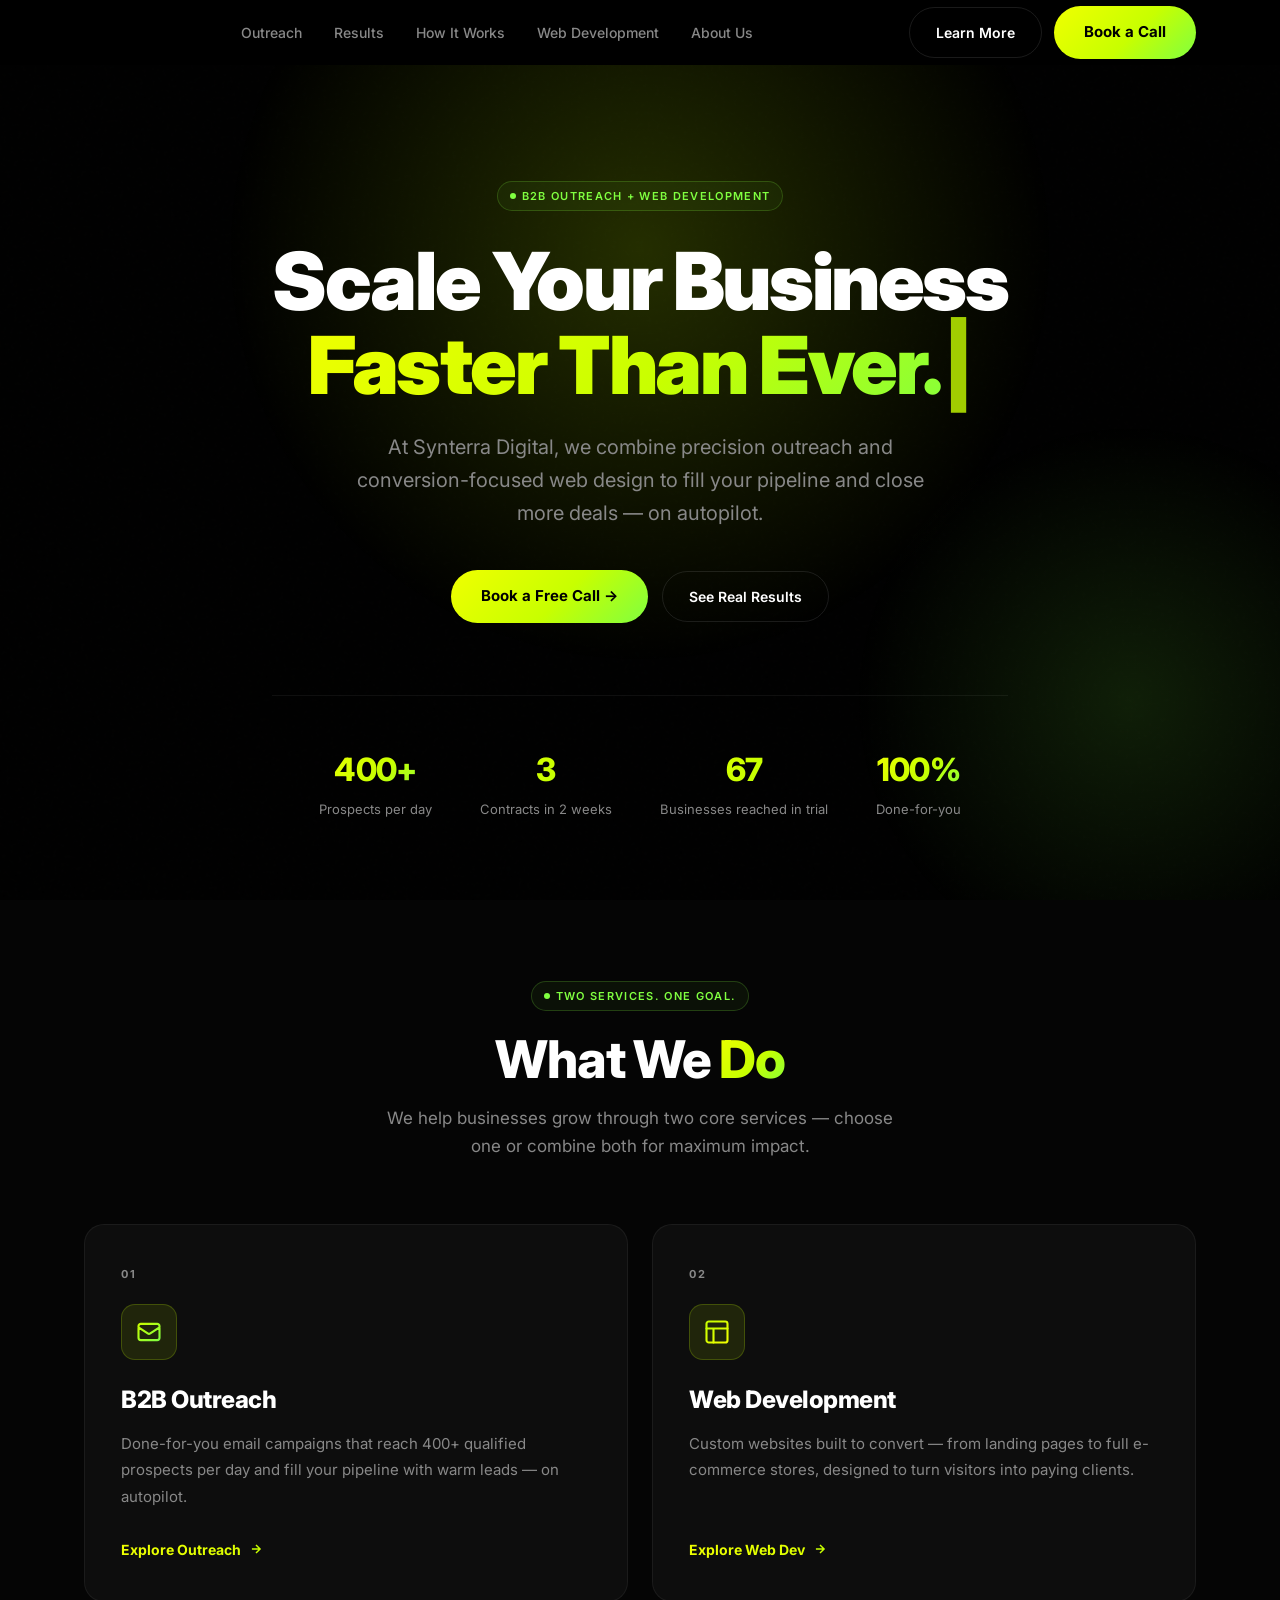
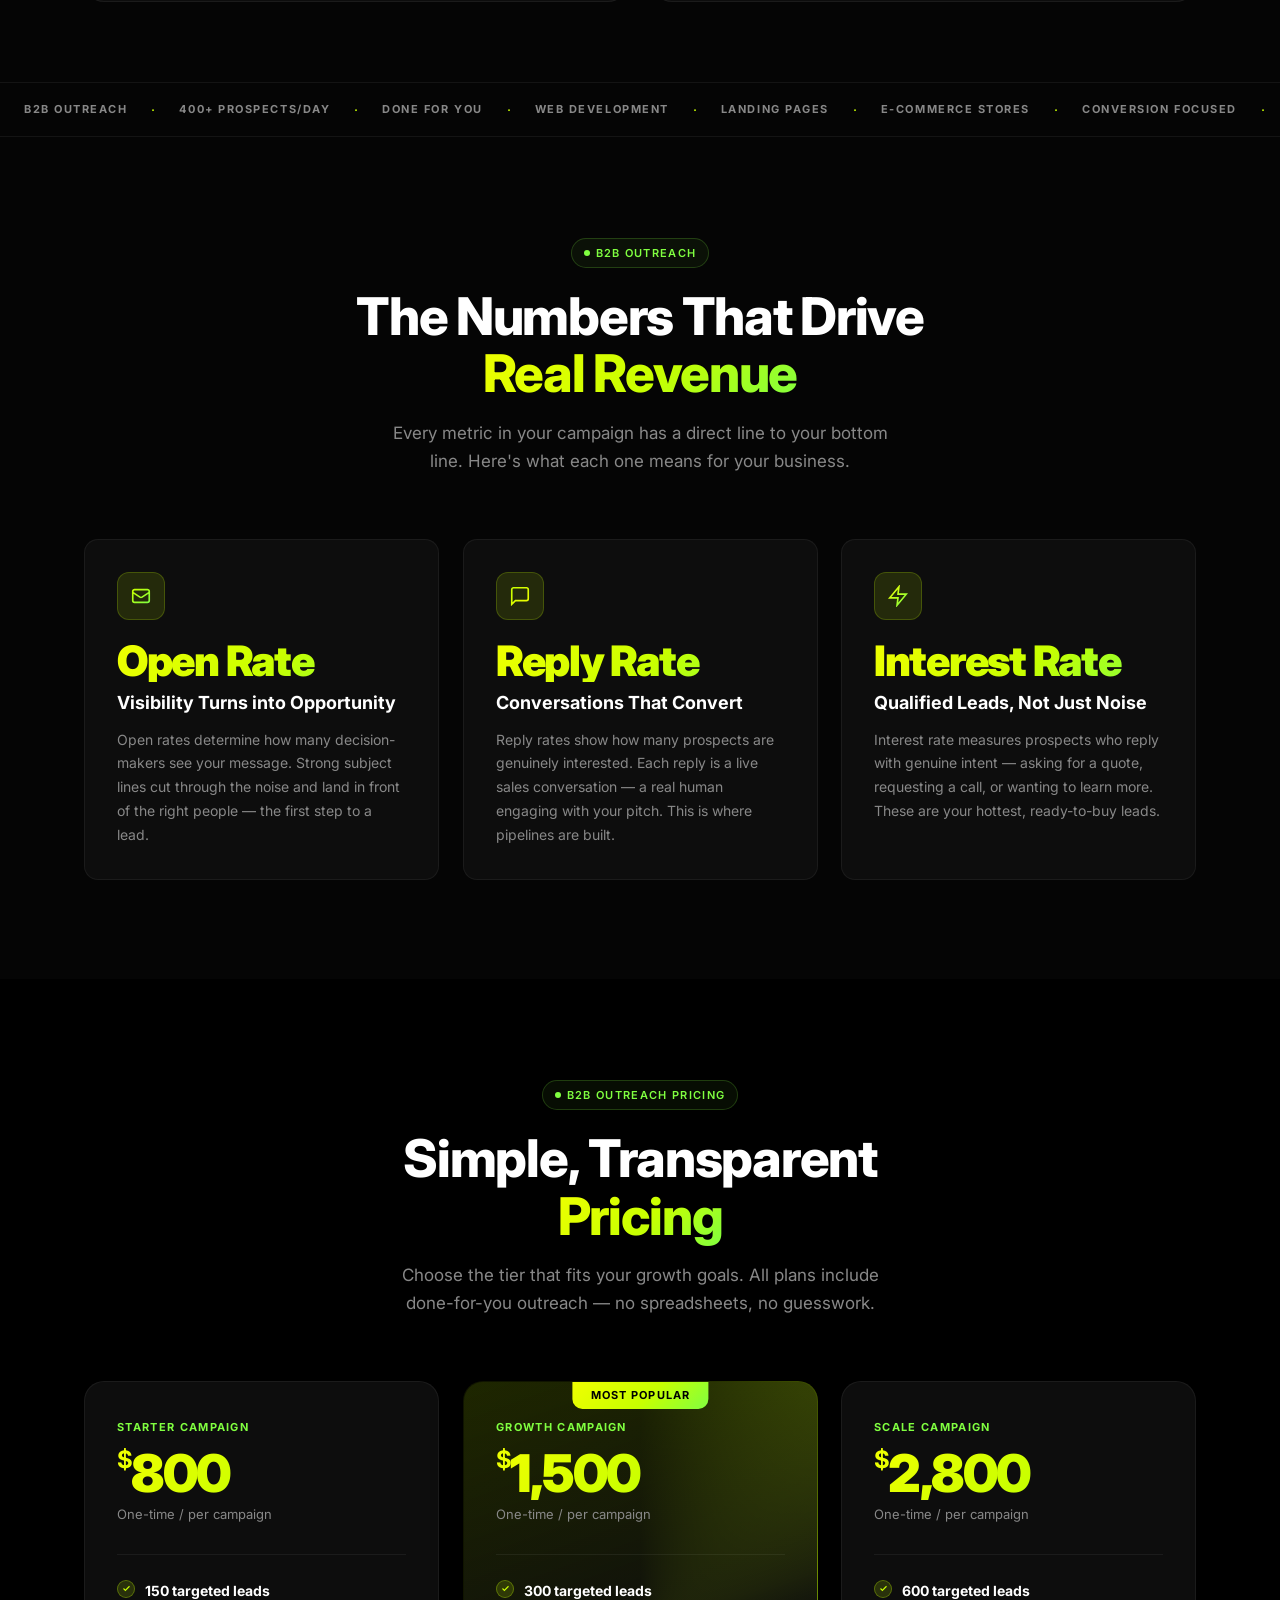
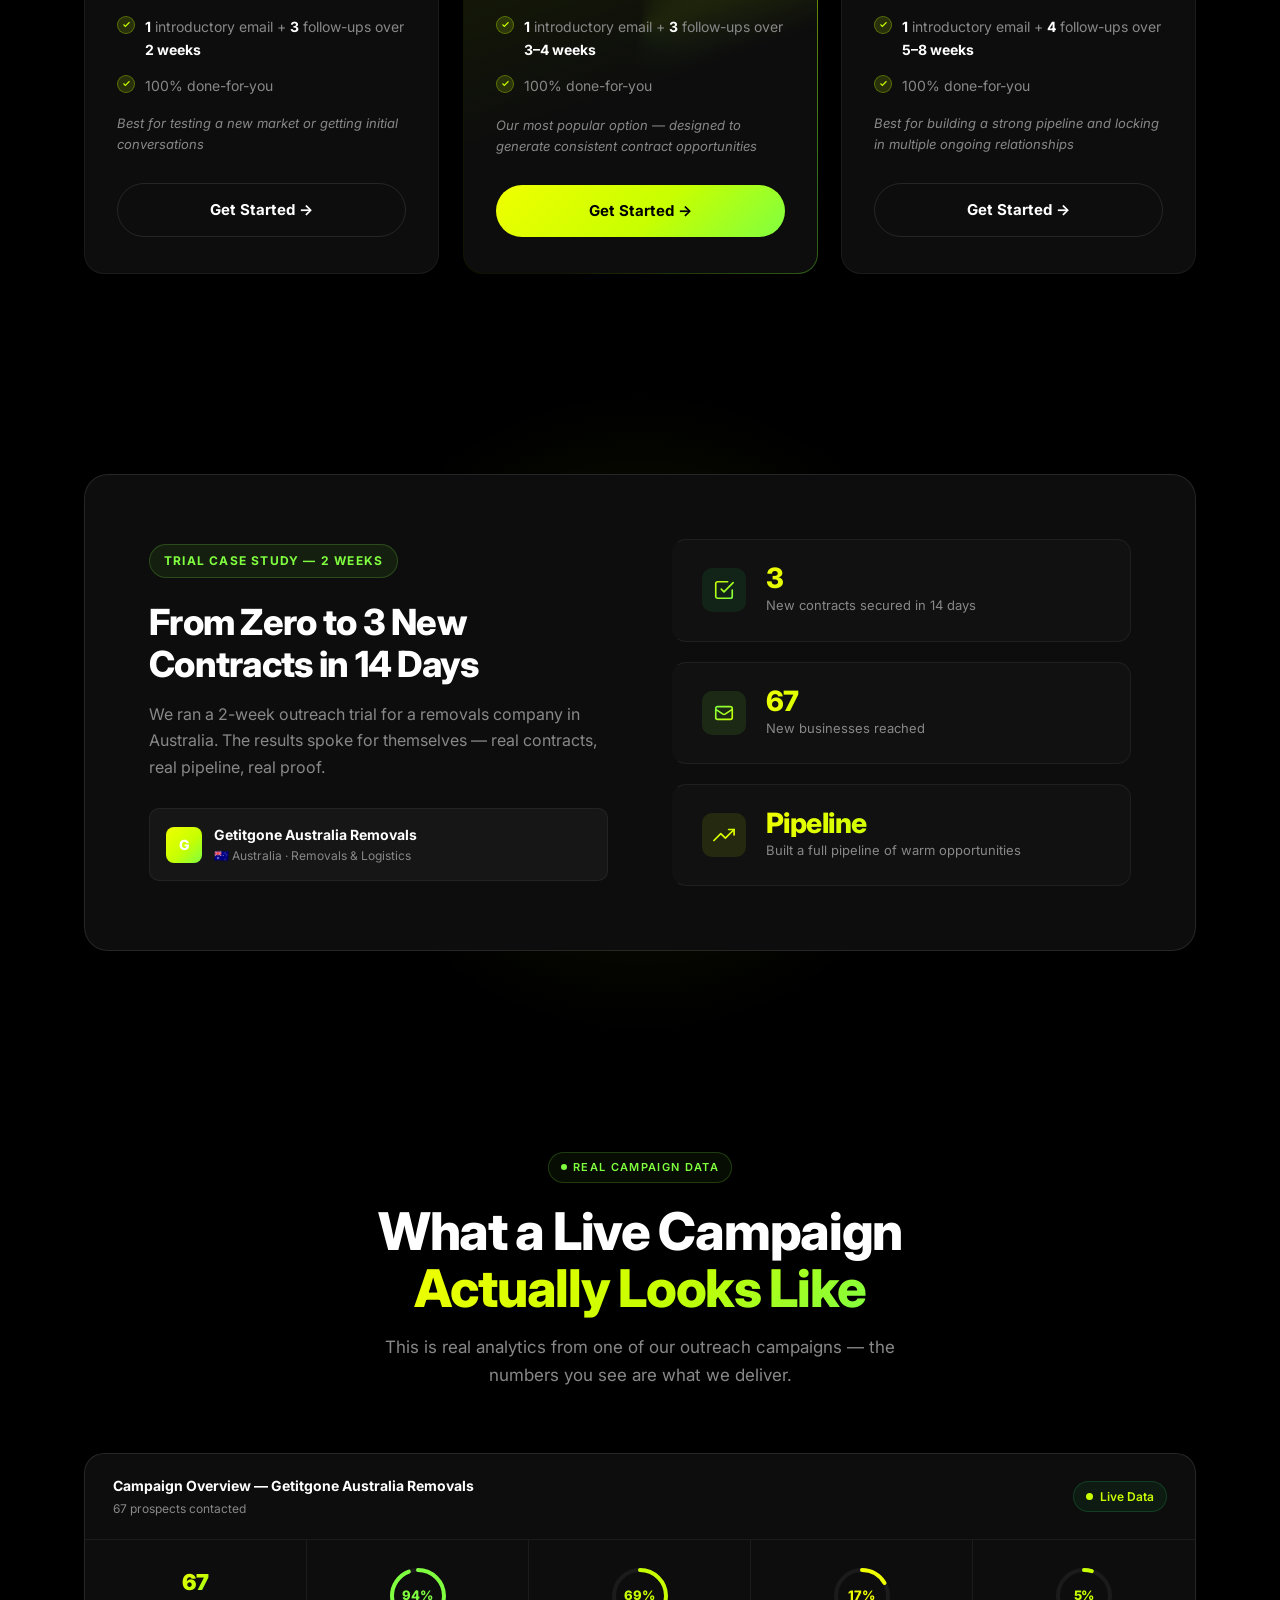
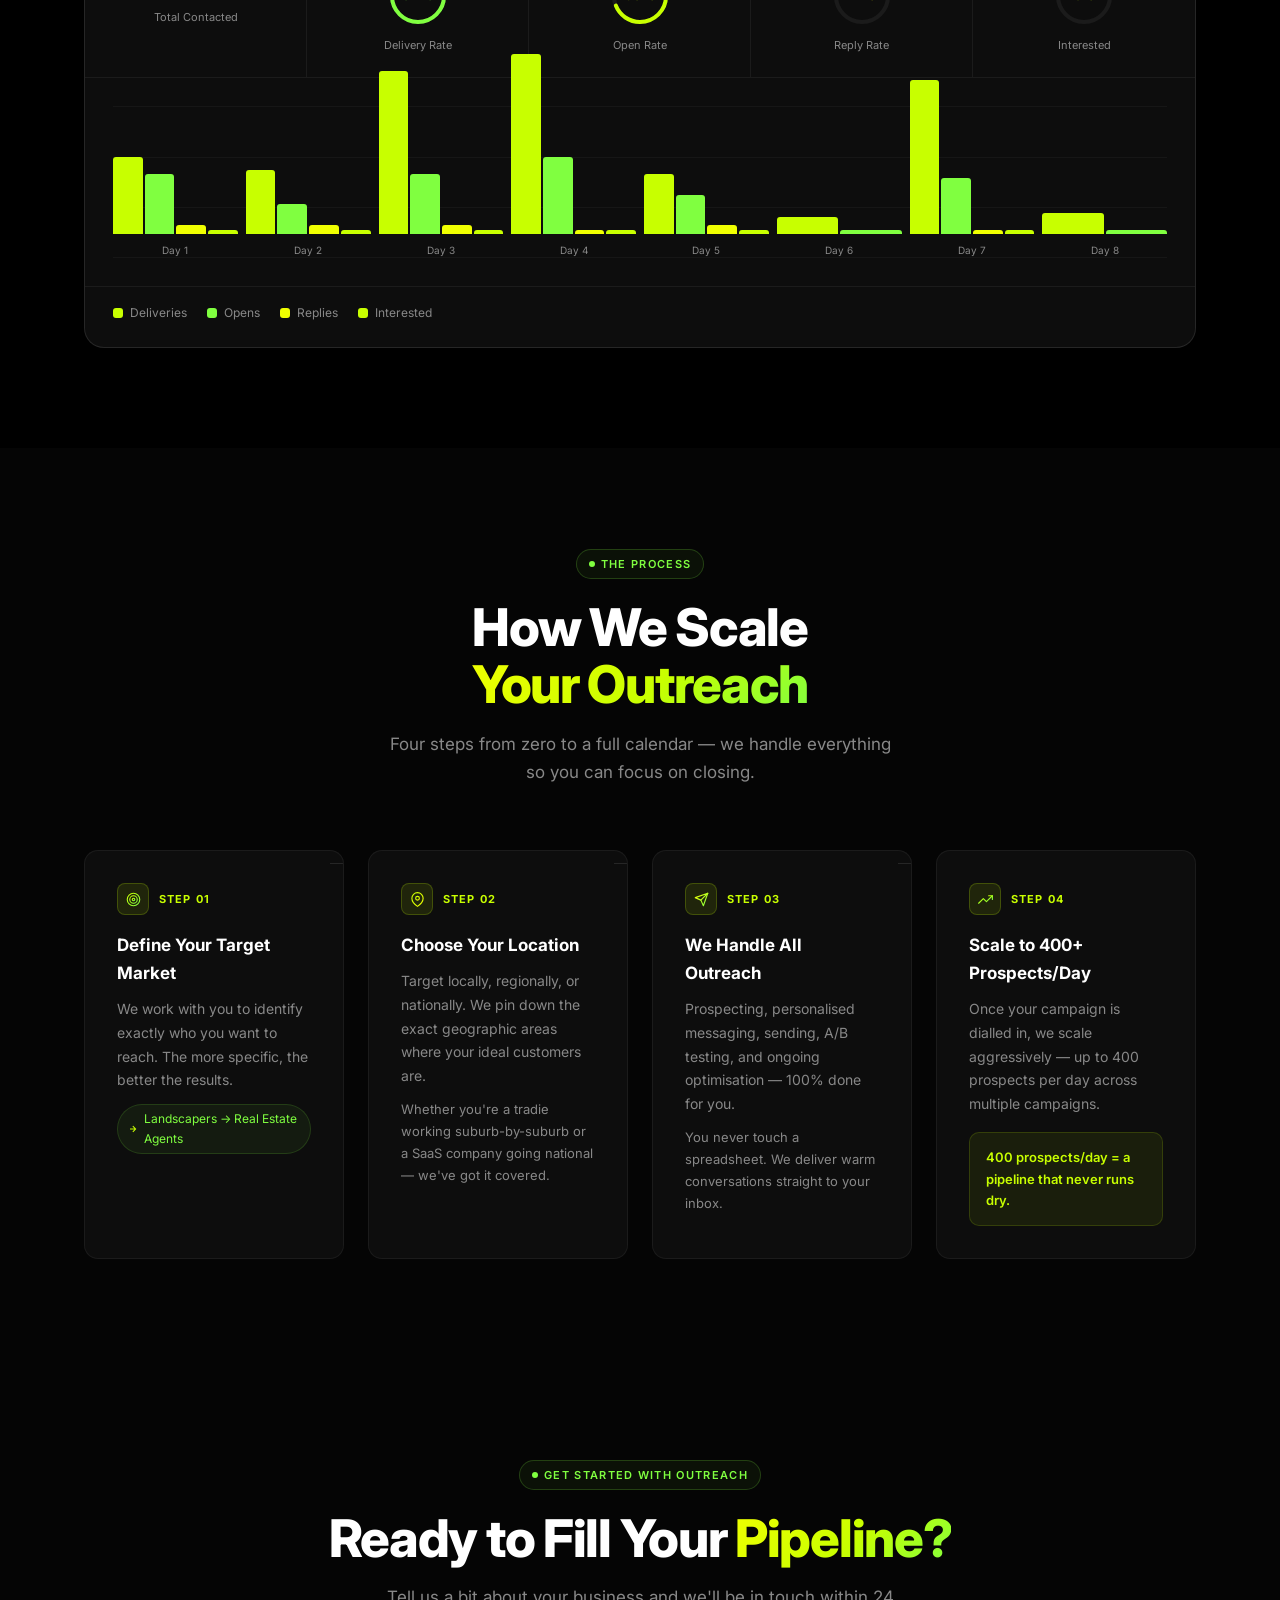
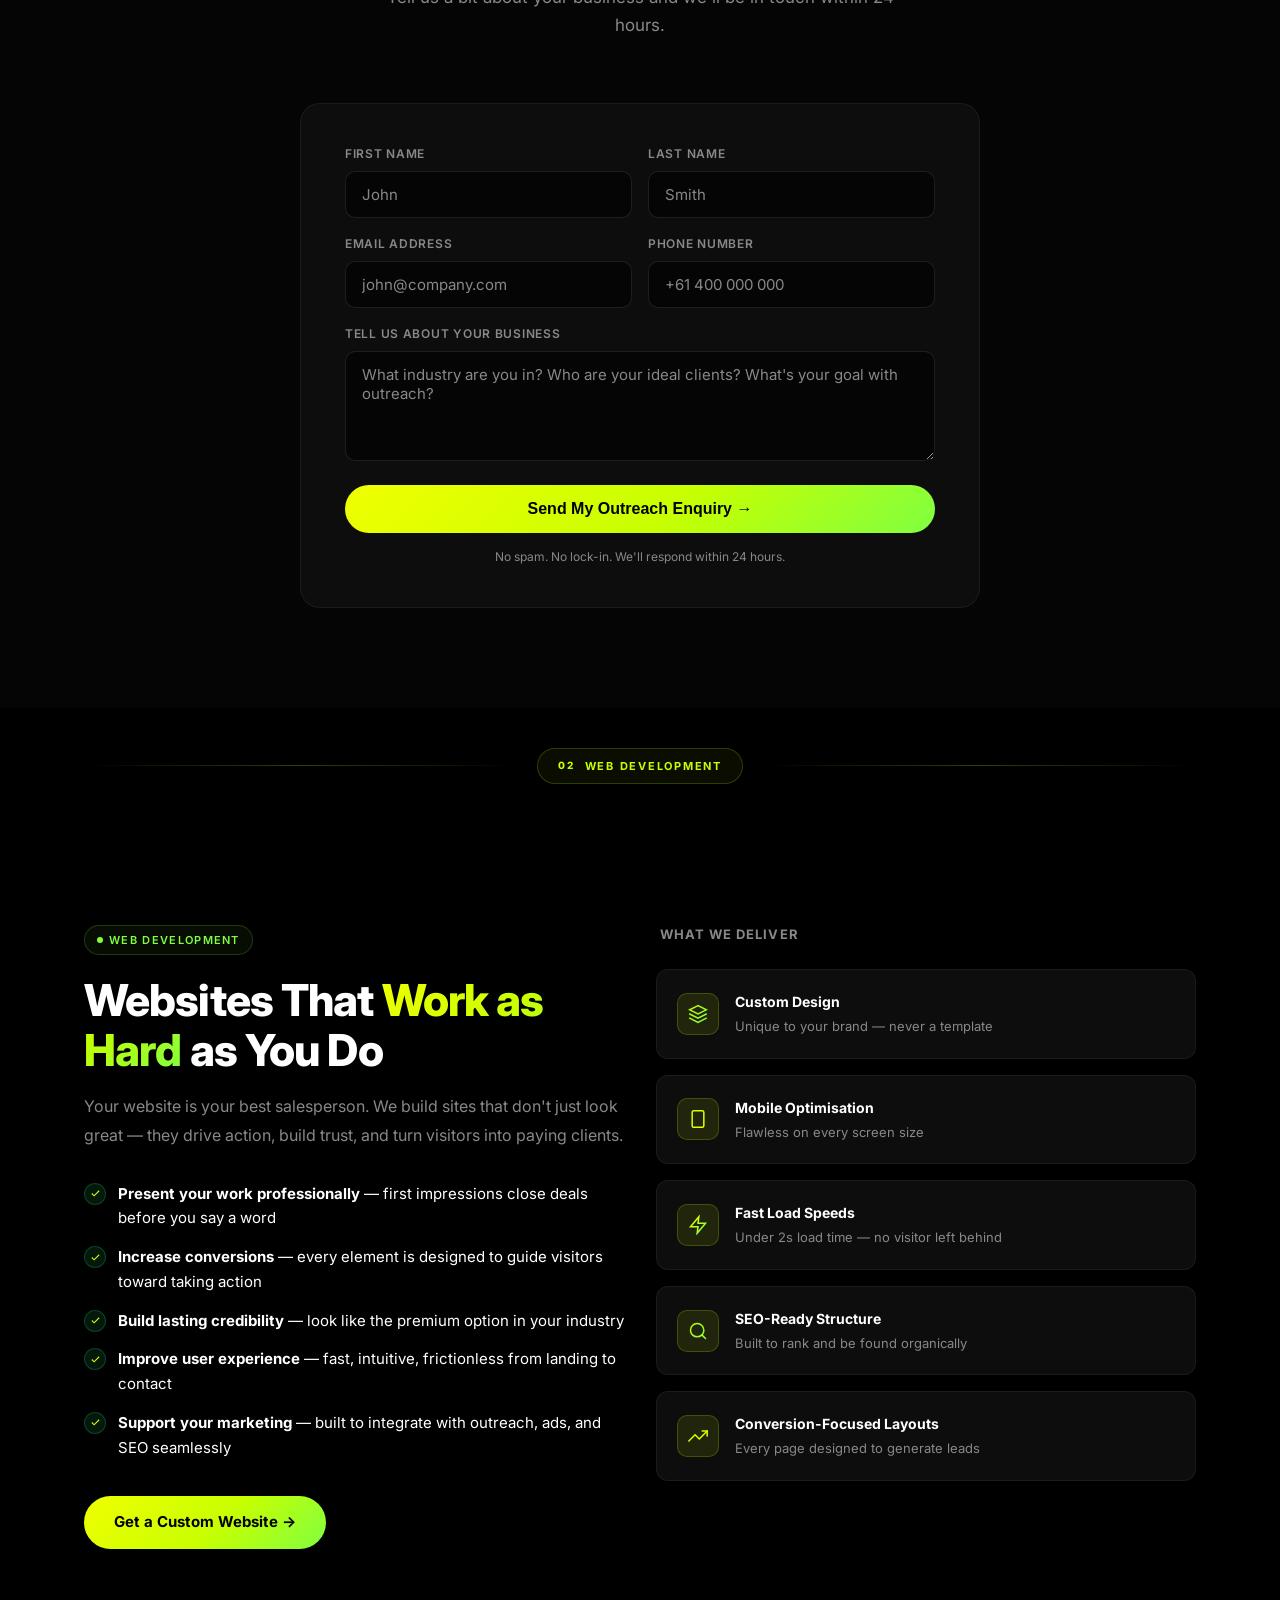
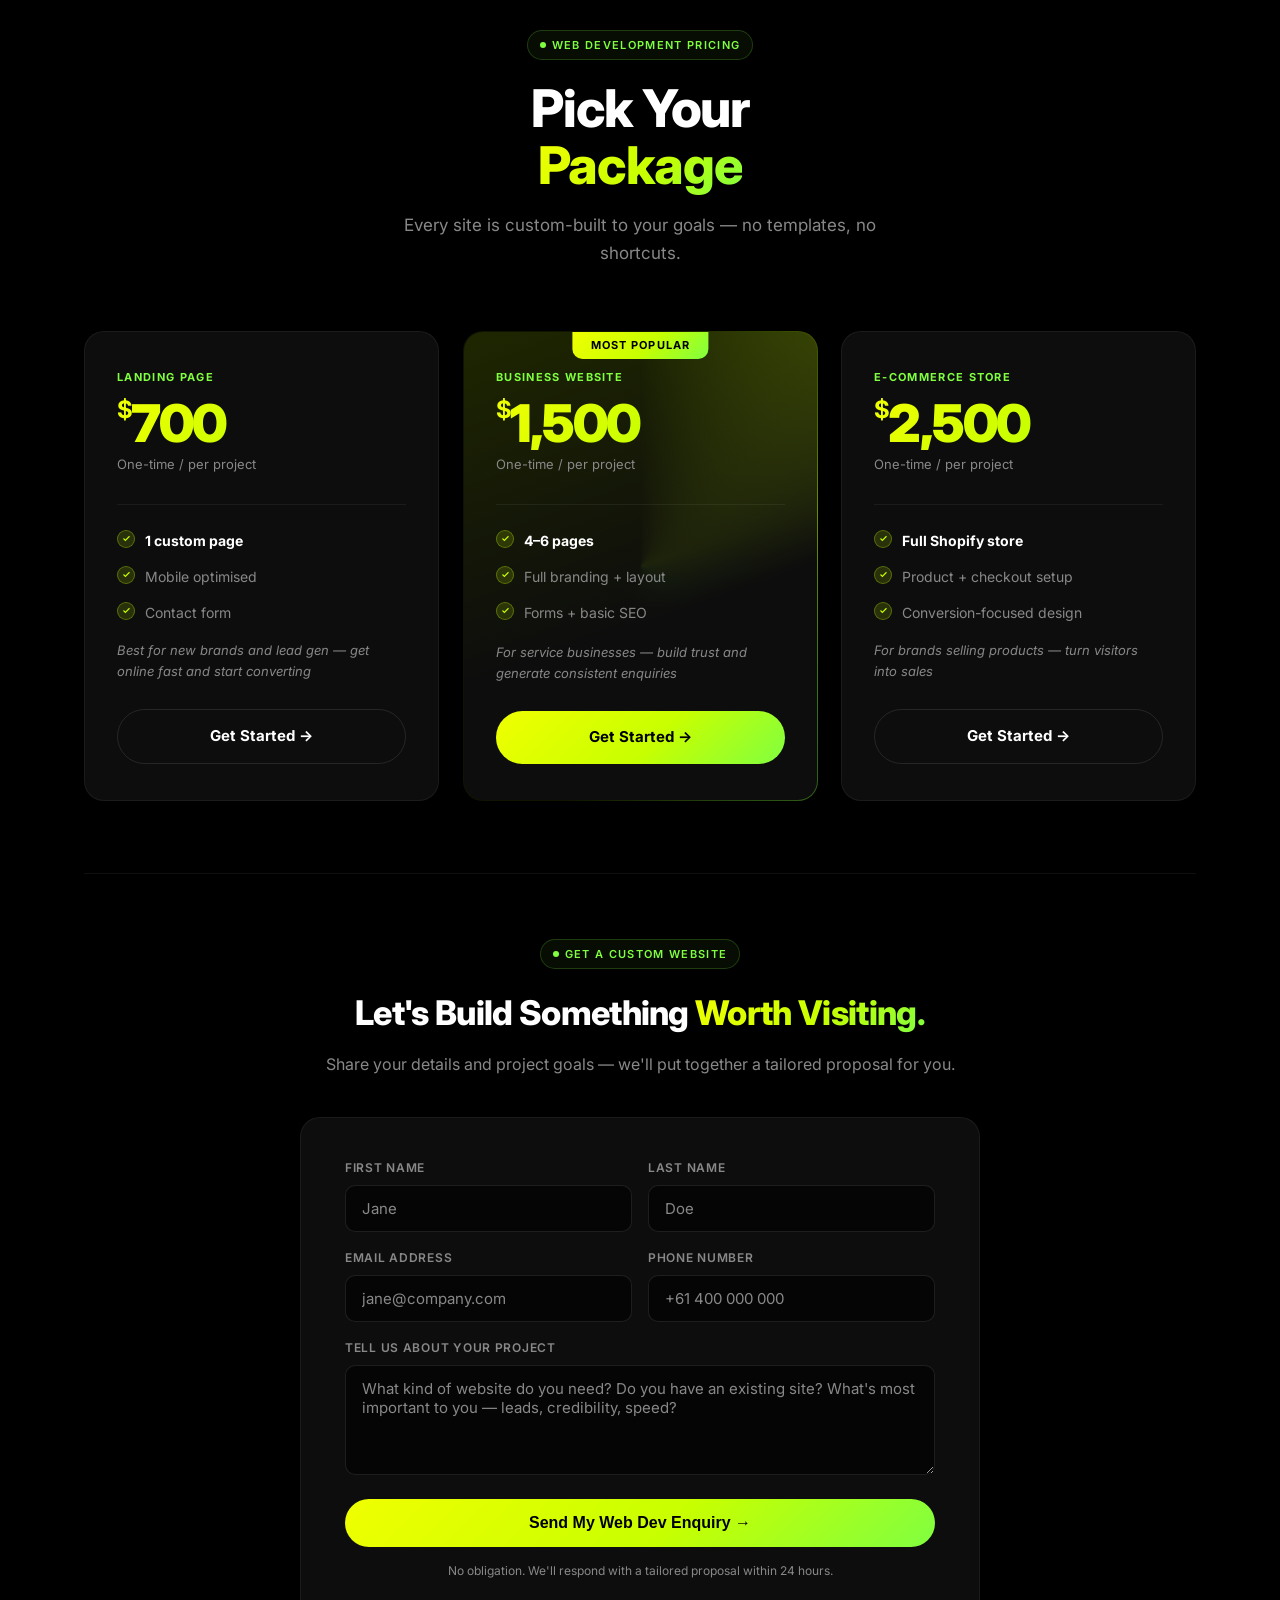
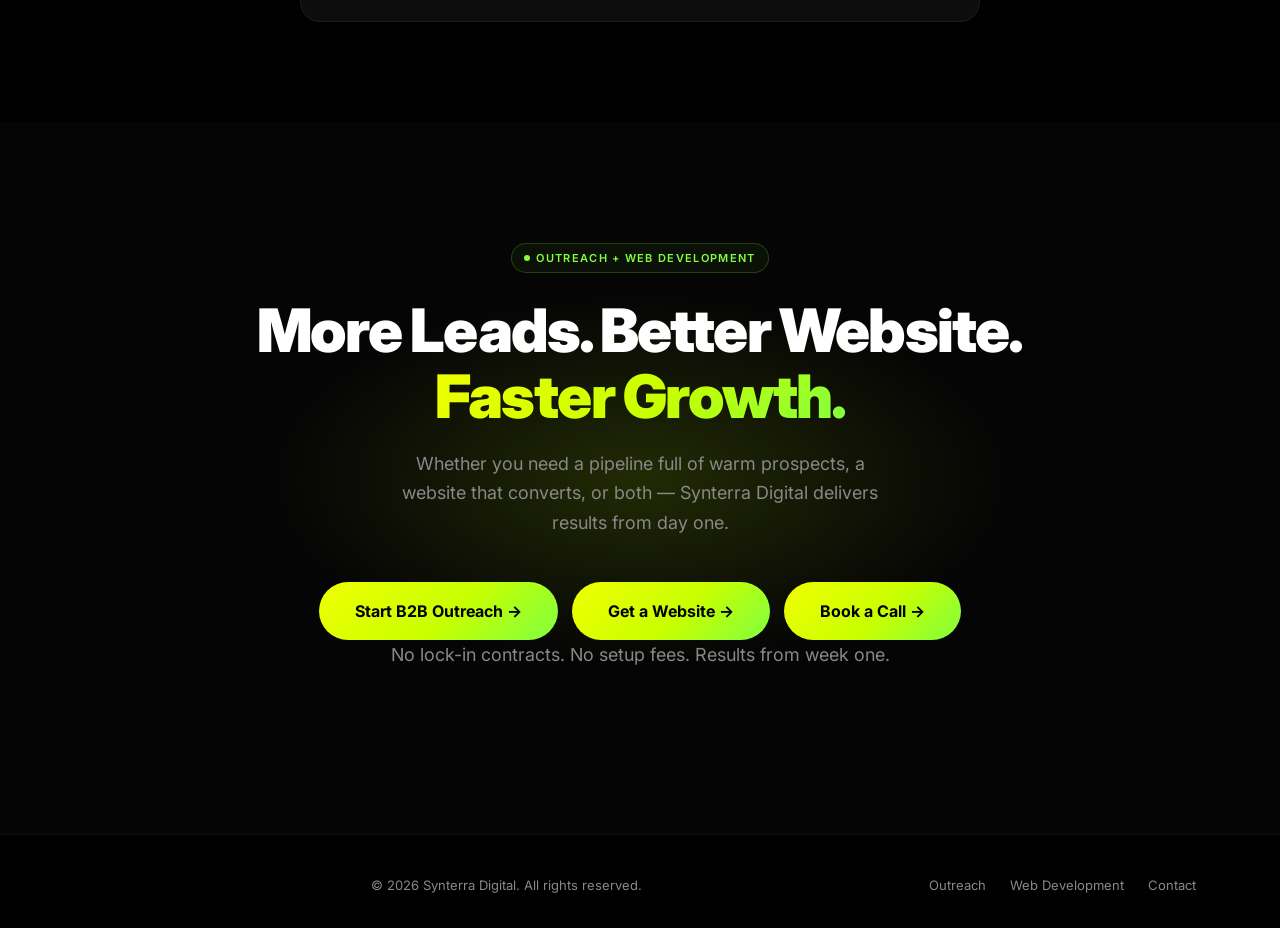
<file: index.html>
<!DOCTYPE html>
<html lang="en">
<head>
  <meta charset="UTF-8" />
  <meta name="viewport" content="width=device-width, initial-scale=1.0" />
  <title>Synterra Digital — Scale Faster. Convert More.</title>
  <meta name="description" content="Synterra Digital combines precision B2B outreach and conversion-focused web development to fill your pipeline and close more deals — on autopilot." />
  <link rel="canonical" href="https://synterradigital.com" />
  <meta property="og:title" content="Synterra Digital — Scale Faster. Convert More." />
  <meta property="og:description" content="Precision B2B outreach and web development that fills your pipeline and closes more deals." />
  <meta property="og:url" content="https://synterradigital.com" />
  <meta property="og:type" content="website" />
  <meta name="twitter:card" content="summary_large_image" />
  <meta name="twitter:title" content="Synterra Digital — Scale Faster. Convert More." />
  <meta name="twitter:description" content="Precision B2B outreach and web development that fills your pipeline and closes more deals." />
  <link rel="icon" type="image/svg+xml" href="data:image/svg+xml,<svg xmlns='http://www.w3.org/2000/svg' viewBox='0 0 32 32'><defs><linearGradient id='g' x1='0' y1='0' x2='1' y2='1'><stop offset='0%25' stop-color='%23c8ff00'/><stop offset='55%25' stop-color='%23f0ff00'/><stop offset='100%25' stop-color='%2380ff40'/></linearGradient></defs><text x='16' y='26' text-anchor='middle' font-family='Arial,sans-serif' font-weight='900' font-size='30' fill='url(%23g)'>S</text></svg>"/>
  <link rel="preconnect" href="https://fonts.googleapis.com" />
  <link rel="preconnect" href="https://fonts.gstatic.com" crossorigin />
  <link href="https://fonts.googleapis.com/css2?family=Inter:ital,opsz,wght@0,14..32,300;0,14..32,400;0,14..32,500;0,14..32,600;0,14..32,700;0,14..32,800;0,14..32,900;1,14..32,400&display=swap" rel="stylesheet" />
  <link rel="stylesheet" href="styles.css" />
</head>
<body>

<!-- Scroll progress + cursor spotlight -->
<div id="scroll-progress"></div>
<div id="cursor-spotlight"></div>

<!-- ═══════════════════════════════ NAV ═══════════════════════════════ -->
<nav id="navbar">
  <div class="nav-inner">
    <a class="nav-logo" href="#"></a>
    <div class="nav-links">
      <a href="#outreach">Outreach</a>
      <a href="#results">Results</a>
      <a href="#how">How It Works</a>
      <a href="#webdev">Web Development</a>
      <a href="about.html">About Us</a>
    </div>
    <div class="nav-cta">
      <a href="#cta" class="btn-ghost">Learn More</a>
      <a href="book-a-call.html" class="btn-primary">Book a Call</a>
    </div>
    <div class="hamburger" id="hamburger" aria-label="Menu">
      <span></span><span></span><span></span>
    </div>
  </div>
</nav>

<!-- Mobile Menu -->
<div class="mobile-menu" id="mobileMenu">
  <button class="mobile-menu-close" id="mobileClose">✕</button>
  <a href="#outreach" class="mobile-link">Outreach</a>
  <a href="#results" class="mobile-link">Results</a>
  <a href="#how" class="mobile-link">How It Works</a>
  <a href="#webdev" class="mobile-link">Web Development</a>
  <a href="about.html" class="mobile-link">About Us</a>
</div>

<!-- ═══════════════════════════════ HERO ═══════════════════════════════ -->
<section id="hero">
  <div class="hero-glow hero-glow-1"></div>
  <div class="hero-glow hero-glow-2"></div>
  <div class="container">
    <div class="hero-content fade-up">
      <div class="tag">B2B Outreach + Web Development</div>
      <h1 class="hero-h1">
        Scale Your Business<br/>
        <span class="grad-text" id="typed-text">Faster Than Ever.</span>
      </h1>
      <p class="hero-sub">
        At Synterra Digital, we combine precision outreach and conversion-focused web design to fill your pipeline and close more deals — on autopilot.
      </p>
      <div class="hero-btns">
        <a href="book-a-call.html" class="btn-primary">Book a Free Call →</a>
        <a href="#results" class="btn-ghost">See Real Results</a>
      </div>
      <div class="hero-stats" id="hero-stats">
        <div>
          <div class="hero-stat-num grad-text" data-count="400" data-suffix="+">0+</div>
          <div class="hero-stat-label">Prospects per day</div>
        </div>
        <div>
          <div class="hero-stat-num grad-text" data-count="3">0</div>
          <div class="hero-stat-label">Contracts in 2 weeks</div>
        </div>
        <div>
          <div class="hero-stat-num grad-text" data-count="67">0</div>
          <div class="hero-stat-label">Businesses reached in trial</div>
        </div>
        <div>
          <div class="hero-stat-num grad-text" data-count="100" data-suffix="%">0%</div>
          <div class="hero-stat-label">Done-for-you</div>
        </div>
      </div>
    </div>
  </div>
</section>

<!-- ═══════════════════════════════ SERVICES OVERVIEW ═══════════════════════════════ -->
<section id="services-overview">
  <div class="container">
    <div class="section-header fade-up">
      <div class="tag">Two Services. One Goal.</div>
      <h2 class="section-h2">What We <span class="grad-text">Do</span></h2>
      <p class="section-sub">We help businesses grow through two core services — choose one or combine both for maximum impact.</p>
    </div>
    <div class="sov-grid">

      <a href="#outreach" class="sov-card fade-up">
        <div class="sov-num">01</div>
        <div class="sov-icon-wrap">
          <svg width="28" height="28" viewBox="0 0 24 24" fill="none" stroke="url(#sov1)" stroke-width="1.8" stroke-linecap="round">
            <defs><linearGradient id="sov1" x1="0" y1="0" x2="1" y2="1"><stop offset="0%" stop-color="#c8ff00"/><stop offset="100%" stop-color="#80ff40"/></linearGradient></defs>
            <path d="M3 8l7.89 5.26a2 2 0 002.22 0L21 8M5 19h14a2 2 0 002-2V7a2 2 0 00-2-2H5a2 2 0 00-2 2v10a2 2 0 002 2z"/>
          </svg>
        </div>
        <h3>B2B Outreach</h3>
        <p>Done-for-you email campaigns that reach 400+ qualified prospects per day and fill your pipeline with warm leads — on autopilot.</p>
        <div class="sov-arrow">Explore Outreach <svg width="14" height="14" viewBox="0 0 24 24" fill="none" stroke="#c8ff00" stroke-width="2.5"><path d="M5 12h14M12 5l7 7-7 7"/></svg></div>
      </a>

      <a href="#webdev" class="sov-card fade-up" style="transition-delay:.1s">
        <div class="sov-num">02</div>
        <div class="sov-icon-wrap">
          <svg width="28" height="28" viewBox="0 0 24 24" fill="none" stroke="url(#sov2)" stroke-width="1.8" stroke-linecap="round">
            <defs><linearGradient id="sov2" x1="0" y1="0" x2="1" y2="1"><stop offset="0%" stop-color="#c8ff00"/><stop offset="100%" stop-color="#f0ff00"/></linearGradient></defs>
            <rect x="3" y="3" width="18" height="18" rx="2"/><path d="M3 9h18M9 21V9"/>
          </svg>
        </div>
        <h3>Web Development</h3>
        <p>Custom websites built to convert — from landing pages to full e-commerce stores, designed to turn visitors into paying clients.</p>
        <div class="sov-arrow">Explore Web Dev <svg width="14" height="14" viewBox="0 0 24 24" fill="none" stroke="#c8ff00" stroke-width="2.5"><path d="M5 12h14M12 5l7 7-7 7"/></svg></div>
      </a>

    </div>
  </div>
</section>

<!-- ═══════════════════════════════ MARQUEE ═══════════════════════════════ -->
<div class="marquee-strip" aria-hidden="true">
  <div class="marquee-track">
    <span class="marquee-item">B2B Outreach</span><span class="marquee-sep">·</span>
    <span class="marquee-item">400+ Prospects/Day</span><span class="marquee-sep">·</span>
    <span class="marquee-item">Done For You</span><span class="marquee-sep">·</span>
    <span class="marquee-item">Web Development</span><span class="marquee-sep">·</span>
    <span class="marquee-item">Landing Pages</span><span class="marquee-sep">·</span>
    <span class="marquee-item">E-Commerce Stores</span><span class="marquee-sep">·</span>
    <span class="marquee-item">Conversion Focused</span><span class="marquee-sep">·</span>
    <span class="marquee-item">Email Campaigns</span><span class="marquee-sep">·</span>
    <span class="marquee-item">Pipeline Growth</span><span class="marquee-sep">·</span>
    <span class="marquee-item">Shopify Experts</span><span class="marquee-sep">·</span>
    <span class="marquee-item">B2B Outreach</span><span class="marquee-sep">·</span>
    <span class="marquee-item">400+ Prospects/Day</span><span class="marquee-sep">·</span>
    <span class="marquee-item">Done For You</span><span class="marquee-sep">·</span>
    <span class="marquee-item">Web Development</span><span class="marquee-sep">·</span>
    <span class="marquee-item">Landing Pages</span><span class="marquee-sep">·</span>
    <span class="marquee-item">E-Commerce Stores</span><span class="marquee-sep">·</span>
    <span class="marquee-item">Conversion Focused</span><span class="marquee-sep">·</span>
    <span class="marquee-item">Email Campaigns</span><span class="marquee-sep">·</span>
    <span class="marquee-item">Pipeline Growth</span><span class="marquee-sep">·</span>
    <span class="marquee-item">Shopify Experts</span><span class="marquee-sep">·</span>
  </div>
</div>

<!-- ═══════════════════════════════ OUTREACH ═══════════════════════════════ -->
<section id="outreach">
  <div class="container">
    <div class="section-header fade-up">
      <div class="tag">B2B Outreach</div>
      <h2 class="section-h2">The Numbers That Drive<br/><span class="grad-text">Real Revenue</span></h2>
      <p class="section-sub">Every metric in your campaign has a direct line to your bottom line. Here's what each one means for your business.</p>
    </div>
    <div class="outreach-grid">

      <div class="card outreach-card fade-up">
        <div class="icon-wrap">
          <svg viewBox="0 0 24 24" fill="none" stroke="url(#g1)" stroke-width="1.8" stroke-linecap="round">
            <defs><linearGradient id="g1" x1="0" y1="0" x2="1" y2="1"><stop offset="0%" stop-color="#c8ff00"/><stop offset="100%" stop-color="#80ff40"/></linearGradient></defs>
            <path d="M3 8l7.89 5.26a2 2 0 002.22 0L21 8M5 19h14a2 2 0 002-2V7a2 2 0 00-2-2H5a2 2 0 00-2 2v10a2 2 0 002 2z"/>
          </svg>
        </div>
        <div class="metric grad-text">Open Rate</div>
        <h3>Visibility Turns into Opportunity</h3>
        <p>Open rates determine how many decision-makers see your message. Strong subject lines cut through the noise and land in front of the right people — the first step to a lead.</p>
      </div>

      <div class="card outreach-card fade-up" style="transition-delay:.1s">
        <div class="icon-wrap">
          <svg viewBox="0 0 24 24" fill="none" stroke="url(#g2)" stroke-width="1.8" stroke-linecap="round">
            <defs><linearGradient id="g2" x1="0" y1="0" x2="1" y2="1"><stop offset="0%" stop-color="#c8ff00"/><stop offset="100%" stop-color="#f0ff00"/></linearGradient></defs>
            <path d="M21 15a2 2 0 01-2 2H7l-4 4V5a2 2 0 012-2h14a2 2 0 012 2z"/>
          </svg>
        </div>
        <div class="metric grad-text">Reply Rate</div>
        <h3>Conversations That Convert</h3>
        <p>Reply rates show how many prospects are genuinely interested. Each reply is a live sales conversation — a real human engaging with your pitch. This is where pipelines are built.</p>
      </div>

      <div class="card outreach-card fade-up" style="transition-delay:.2s">
        <div class="icon-wrap">
          <svg viewBox="0 0 24 24" fill="none" stroke="url(#g3)" stroke-width="1.8" stroke-linecap="round">
            <defs><linearGradient id="g3" x1="0" y1="0" x2="1" y2="1"><stop offset="0%" stop-color="#f0ff00"/><stop offset="100%" stop-color="#80ff40"/></linearGradient></defs>
            <path d="M13 2L3 14h9l-1 8 10-12h-9l1-8z"/>
          </svg>
        </div>
        <div class="metric grad-text">Interest Rate</div>
        <h3>Qualified Leads, Not Just Noise</h3>
        <p>Interest rate measures prospects who reply with genuine intent — asking for a quote, requesting a call, or wanting to learn more. These are your hottest, ready-to-buy leads.</p>
      </div>

    </div>

  </div>
</section>

<!-- ═══════════════════════════════ PRICING ═══════════════════════════════ -->
<section id="pricing">
  <div class="container">
    <div class="section-header fade-up">
      <div class="tag">B2B Outreach Pricing</div>
      <h2 class="section-h2">Simple, Transparent<br/><span class="grad-text">Pricing</span></h2>
      <p class="section-sub">Choose the tier that fits your growth goals. All plans include done-for-you outreach — no spreadsheets, no guesswork.</p>
    </div>
    <div class="pricing-grid">

      <!-- Tier 1 -->
      <div class="card pricing-card fade-up">
        <div class="pricing-tier-label">Starter Campaign</div>
        <div class="pricing-price grad-text"><sup>$</sup>800</div>
        <div class="pricing-billed">One-time / per campaign</div>
        <div class="pricing-divider"></div>
        <ul class="pricing-features">
          <li>
            <span class="pf-icon"><svg viewBox="0 0 24 24" fill="none"><polyline points="20 6 9 17 4 12"/></svg></span>
            <span><strong>150 targeted leads</strong></span>
          </li>
          <li>
            <span class="pf-icon"><svg viewBox="0 0 24 24" fill="none"><polyline points="20 6 9 17 4 12"/></svg></span>
            <span class="pf-label"><strong>1</strong> introductory email + <strong>3</strong> follow-ups over <strong>2 weeks</strong></span>
          </li>
          <li>
            <span class="pf-icon"><svg viewBox="0 0 24 24" fill="none"><polyline points="20 6 9 17 4 12"/></svg></span>
            <span class="pf-label">100% done-for-you</span>
          </li>
        </ul>
        <p class="pricing-note">Best for testing a new market or getting initial conversations</p>
        <div class="pricing-cta">
          <a href="#outreach-form" class="btn-primary">Get Started →</a>
        </div>
      </div>

      <!-- Tier 2 — Popular -->
      <div class="card pricing-card popular fade-up" style="transition-delay:.1s">
        <div class="popular-badge">Most Popular</div>
        <div class="pricing-tier-label">Growth Campaign</div>
        <div class="pricing-price grad-text"><sup>$</sup>1,500</div>
        <div class="pricing-billed">One-time / per campaign</div>
        <div class="pricing-divider"></div>
        <ul class="pricing-features">
          <li>
            <span class="pf-icon"><svg viewBox="0 0 24 24" fill="none"><polyline points="20 6 9 17 4 12"/></svg></span>
            <span><strong>300 targeted leads</strong></span>
          </li>
          <li>
            <span class="pf-icon"><svg viewBox="0 0 24 24" fill="none"><polyline points="20 6 9 17 4 12"/></svg></span>
            <span class="pf-label"><strong>1</strong> introductory email + <strong>3</strong> follow-ups over <strong>3–4 weeks</strong></span>
          </li>
          <li>
            <span class="pf-icon"><svg viewBox="0 0 24 24" fill="none"><polyline points="20 6 9 17 4 12"/></svg></span>
            <span class="pf-label">100% done-for-you</span>
          </li>
        </ul>
        <p class="pricing-note">Our most popular option — designed to generate consistent contract opportunities</p>
        <div class="pricing-cta">
          <a href="#outreach-form" class="btn-primary">Get Started →</a>
        </div>
      </div>

      <!-- Tier 3 -->
      <div class="card pricing-card fade-up" style="transition-delay:.2s">
        <div class="pricing-tier-label">Scale Campaign</div>
        <div class="pricing-price grad-text"><sup>$</sup>2,800</div>
        <div class="pricing-billed">One-time / per campaign</div>
        <div class="pricing-divider"></div>
        <ul class="pricing-features">
          <li>
            <span class="pf-icon"><svg viewBox="0 0 24 24" fill="none"><polyline points="20 6 9 17 4 12"/></svg></span>
            <span><strong>600 targeted leads</strong></span>
          </li>
          <li>
            <span class="pf-icon"><svg viewBox="0 0 24 24" fill="none"><polyline points="20 6 9 17 4 12"/></svg></span>
            <span class="pf-label"><strong>1</strong> introductory email + <strong>4</strong> follow-ups over <strong>5–8 weeks</strong></span>
          </li>
          <li>
            <span class="pf-icon"><svg viewBox="0 0 24 24" fill="none"><polyline points="20 6 9 17 4 12"/></svg></span>
            <span class="pf-label">100% done-for-you</span>
          </li>
        </ul>
        <p class="pricing-note">Best for building a strong pipeline and locking in multiple ongoing relationships</p>
        <div class="pricing-cta">
          <a href="#outreach-form" class="btn-primary">Get Started →</a>
        </div>
      </div>

    </div>
  </div>
</section>

<!-- ═══════════════════════════════ RESULTS ═══════════════════════════════ -->
<section id="results">
  <div class="results-glow"></div>
  <div class="container">
    <div class="results-inner fade-up">
      <div>
        <span class="results-badge">Trial Case Study — 2 Weeks</span>
        <h2>From Zero to 3 New Contracts in 14 Days</h2>
        <p>We ran a 2-week outreach trial for a removals company in Australia. The results spoke for themselves — real contracts, real pipeline, real proof.</p>
        <div class="results-company">
          <div class="results-company-icon">G</div>
          <div>
            <div class="results-company-name">Getitgone Australia Removals</div>
            <div class="results-company-loc">🇦🇺 Australia · Removals & Logistics</div>
          </div>
        </div>
      </div>
      <div class="results-stats">
        <div class="result-stat-card">
          <div class="result-stat-icon green">
            <svg width="22" height="22" viewBox="0 0 24 24" fill="none" stroke="url(#ri1)" stroke-width="1.8" stroke-linecap="round" stroke-linejoin="round">
              <defs><linearGradient id="ri1" x1="0" y1="0" x2="1" y2="1"><stop offset="0%" stop-color="#c8ff00"/><stop offset="100%" stop-color="#80ff40"/></linearGradient></defs>
              <path d="M9 11l3 3L22 4"/><path d="M21 12v7a2 2 0 01-2 2H5a2 2 0 01-2-2V5a2 2 0 012-2h11"/>
            </svg>
          </div>
          <div>
            <div class="result-stat-num grad-text">3</div>
            <div class="result-stat-label">New contracts secured in 14 days</div>
          </div>
        </div>
        <div class="result-stat-card">
          <div class="result-stat-icon blue">
            <svg width="22" height="22" viewBox="0 0 24 24" fill="none" stroke="url(#ri2)" stroke-width="1.8" stroke-linecap="round" stroke-linejoin="round">
              <defs><linearGradient id="ri2" x1="0" y1="0" x2="1" y2="1"><stop offset="0%" stop-color="#80ff40"/><stop offset="100%" stop-color="#c8ff00"/></linearGradient></defs>
              <path d="M3 8l7.89 5.26a2 2 0 002.22 0L21 8M5 19h14a2 2 0 002-2V7a2 2 0 00-2-2H5a2 2 0 00-2 2v10a2 2 0 002 2z"/>
            </svg>
          </div>
          <div>
            <div class="result-stat-num grad-text">67</div>
            <div class="result-stat-label">New businesses reached</div>
          </div>
        </div>
        <div class="result-stat-card">
          <div class="result-stat-icon violet">
            <svg width="22" height="22" viewBox="0 0 24 24" fill="none" stroke="url(#ri3)" stroke-width="1.8" stroke-linecap="round" stroke-linejoin="round">
              <defs><linearGradient id="ri3" x1="0" y1="0" x2="1" y2="1"><stop offset="0%" stop-color="#c8ff00"/><stop offset="100%" stop-color="#f0ff00"/></linearGradient></defs>
              <polyline points="23 6 13.5 15.5 8.5 10.5 1 18"/><polyline points="17 6 23 6 23 12"/>
            </svg>
          </div>
          <div>
            <div class="result-stat-num grad-text">Pipeline</div>
            <div class="result-stat-label">Built a full pipeline of warm opportunities</div>
          </div>
        </div>
      </div>
    </div>
  </div>
</section>

<!-- ═══════════════════════════════ ANALYTICS ═══════════════════════════════ -->
<section id="analytics">
  <div class="container">
    <div class="section-header fade-up">
      <div class="tag">Real Campaign Data</div>
      <h2 class="section-h2">What a Live Campaign<br/><span class="grad-text">Actually Looks Like</span></h2>
      <p class="section-sub">This is real analytics from one of our outreach campaigns — the numbers you see are what we deliver.</p>
    </div>

    <div class="analytics-dashboard fade-up" id="analytics-dashboard">

      <!-- Top bar -->
      <div class="analytics-topbar">
        <div>
          <div class="analytics-topbar-title">Campaign Overview — Getitgone Australia Removals</div>
          <div class="analytics-topbar-sub">67 prospects contacted</div>
        </div>
        <div class="analytics-live">Live Data</div>
      </div>

      <!-- Metric rings -->
      <div class="metrics-row">

        <div class="metric-cell">
          <div class="metric-cell-num grad-text">67</div>
          <div class="metric-cell-label">Total Contacted</div>
        </div>

        <div class="metric-cell">
          <div class="ring-wrap">
            <svg width="64" height="64" viewBox="0 0 64 64">
              <circle class="ring-track" cx="32" cy="32" r="26"/>
              <circle class="ring-fill" cx="32" cy="32" r="26" stroke="#80ff40" data-offset="10"/>
            </svg>
            <div class="ring-val" style="color:#80ff40">94%</div>
          </div>
          <div class="metric-cell-label">Delivery Rate</div>
        </div>

        <div class="metric-cell">
          <div class="ring-wrap">
            <svg width="64" height="64" viewBox="0 0 64 64">
              <circle class="ring-track" cx="32" cy="32" r="26"/>
              <circle class="ring-fill" cx="32" cy="32" r="26" stroke="#c8ff00" data-offset="51"/>
            </svg>
            <div class="ring-val" style="color:#c8ff00">69%</div>
          </div>
          <div class="metric-cell-label">Open Rate</div>
        </div>

        <div class="metric-cell">
          <div class="ring-wrap">
            <svg width="64" height="64" viewBox="0 0 64 64">
              <circle class="ring-track" cx="32" cy="32" r="26"/>
              <circle class="ring-fill" cx="32" cy="32" r="26" stroke="#f0ff00" data-offset="136"/>
            </svg>
            <div class="ring-val" style="color:#f0ff00">17%</div>
          </div>
          <div class="metric-cell-label">Reply Rate</div>
        </div>

        <div class="metric-cell">
          <div class="ring-wrap">
            <svg width="64" height="64" viewBox="0 0 64 64">
              <circle class="ring-track" cx="32" cy="32" r="26"/>
              <circle class="ring-fill" cx="32" cy="32" r="26" stroke="#c8ff00" data-offset="155"/>
            </svg>
            <div class="ring-val" style="color:#c8ff00">5%</div>
          </div>
          <div class="metric-cell-label">Interested</div>
        </div>

      </div>

      <!-- Bar chart -->
      <div class="chart-area">
        <div class="chart-container">
          <div class="chart-gridlines">
            <div class="chart-gridline"></div>
            <div class="chart-gridline"></div>
            <div class="chart-gridline"></div>
            <div class="chart-gridline"></div>
          </div>
          <div class="chart-wrap" id="analytics-chart">

            <div class="chart-group">
              <div class="chart-bars">
                <div class="bar deliveries" style="height:77px"></div>
                <div class="bar opens"      style="height:60px"></div>
                <div class="bar replies"    style="height:9px"></div>
                <div class="bar interested" style="height:4px"></div>
              </div>
              <div class="chart-date">Day 1</div>
            </div>

            <div class="chart-group">
              <div class="chart-bars">
                <div class="bar deliveries" style="height:64px"></div>
                <div class="bar opens"      style="height:30px"></div>
                <div class="bar replies"    style="height:9px"></div>
                <div class="bar interested" style="height:4px"></div>
              </div>
              <div class="chart-date">Day 2</div>
            </div>

            <div class="chart-group">
              <div class="chart-bars">
                <div class="bar deliveries" style="height:163px"></div>
                <div class="bar opens"      style="height:60px"></div>
                <div class="bar replies"    style="height:9px"></div>
                <div class="bar interested" style="height:4px"></div>
              </div>
              <div class="chart-date">Day 3</div>
            </div>

            <div class="chart-group">
              <div class="chart-bars">
                <div class="bar deliveries" style="height:180px"></div>
                <div class="bar opens"      style="height:77px"></div>
                <div class="bar replies"    style="height:4px"></div>
                <div class="bar interested" style="height:4px"></div>
              </div>
              <div class="chart-date">Day 4</div>
            </div>

            <div class="chart-group">
              <div class="chart-bars">
                <div class="bar deliveries" style="height:60px"></div>
                <div class="bar opens"      style="height:39px"></div>
                <div class="bar replies"    style="height:9px"></div>
                <div class="bar interested" style="height:4px"></div>
              </div>
              <div class="chart-date">Day 5</div>
            </div>

            <div class="chart-group">
              <div class="chart-bars">
                <div class="bar deliveries" style="height:17px"></div>
                <div class="bar opens"      style="height:4px"></div>
              </div>
              <div class="chart-date">Day 6</div>
            </div>

            <div class="chart-group">
              <div class="chart-bars">
                <div class="bar deliveries" style="height:154px"></div>
                <div class="bar opens"      style="height:56px"></div>
                <div class="bar replies"    style="height:4px"></div>
                <div class="bar interested" style="height:4px"></div>
              </div>
              <div class="chart-date">Day 7</div>
            </div>

            <div class="chart-group">
              <div class="chart-bars">
                <div class="bar deliveries" style="height:21px"></div>
                <div class="bar opens"      style="height:4px"></div>
              </div>
              <div class="chart-date">Day 8</div>
            </div>

          </div>
        </div>
      </div>

      <!-- Legend -->
      <div class="chart-legend">
        <div class="legend-item"><div class="legend-dot" style="background:var(--a1)"></div> Deliveries</div>
        <div class="legend-item"><div class="legend-dot" style="background:var(--a2)"></div> Opens</div>
        <div class="legend-item"><div class="legend-dot" style="background:var(--a3)"></div> Replies</div>
        <div class="legend-item"><div class="legend-dot" style="background:#c8ff00"></div> Interested</div>
      </div>

    </div>
  </div>
</section>

<!-- ═══════════════════════════════ HOW IT WORKS ═══════════════════════════════ -->
<section id="how">
  <div class="container">
    <div class="section-header fade-up">
      <div class="tag">The Process</div>
      <h2 class="section-h2">How We Scale<br/><span class="grad-text">Your Outreach</span></h2>
      <p class="section-sub">Four steps from zero to a full calendar — we handle everything so you can focus on closing.</p>
    </div>
    <div class="steps-grid">

      <div class="card step-card fade-up">
        <div class="step-connector"></div>
        <div class="step-num">
          <div class="step-icon">
            <svg viewBox="0 0 24 24" fill="none" stroke="url(#si1)" stroke-width="1.8" stroke-linecap="round" stroke-linejoin="round">
              <defs><linearGradient id="si1" x1="0" y1="0" x2="1" y2="1"><stop offset="0%" stop-color="#c8ff00"/><stop offset="100%" stop-color="#80ff40"/></linearGradient></defs>
              <circle cx="12" cy="12" r="10"/><circle cx="12" cy="12" r="6"/><circle cx="12" cy="12" r="2"/>
            </svg>
          </div>
          Step 01
        </div>
        <h3>Define Your Target Market</h3>
        <p>We work with you to identify exactly who you want to reach. The more specific, the better the results.</p>
        <div class="step-example">
          <svg width="12" height="12" viewBox="0 0 24 24" fill="none" stroke="#c8ff00" stroke-width="2.5"><path d="M5 12h14M12 5l7 7-7 7"/></svg>
          Landscapers → Real Estate Agents
        </div>
      </div>

      <div class="card step-card fade-up" style="transition-delay:.1s">
        <div class="step-connector"></div>
        <div class="step-num">
          <div class="step-icon">
            <svg viewBox="0 0 24 24" fill="none" stroke="url(#si2)" stroke-width="1.8" stroke-linecap="round" stroke-linejoin="round">
              <defs><linearGradient id="si2" x1="0" y1="0" x2="1" y2="1"><stop offset="0%" stop-color="#c8ff00"/><stop offset="100%" stop-color="#f0ff00"/></linearGradient></defs>
              <path d="M21 10c0 7-9 13-9 13s-9-6-9-13a9 9 0 0118 0z"/><circle cx="12" cy="10" r="3"/>
            </svg>
          </div>
          Step 02
        </div>
        <h3>Choose Your Location</h3>
        <p>Target locally, regionally, or nationally. We pin down the exact geographic areas where your ideal customers are.</p>
        <p style="margin-top:10px; font-size:13px; color:var(--muted)">Whether you're a tradie working suburb-by-suburb or a SaaS company going national — we've got it covered.</p>
      </div>

      <div class="card step-card fade-up" style="transition-delay:.2s">
        <div class="step-connector"></div>
        <div class="step-num">
          <div class="step-icon">
            <svg viewBox="0 0 24 24" fill="none" stroke="url(#si3)" stroke-width="1.8" stroke-linecap="round" stroke-linejoin="round">
              <defs><linearGradient id="si3" x1="0" y1="0" x2="1" y2="1"><stop offset="0%" stop-color="#f0ff00"/><stop offset="100%" stop-color="#80ff40"/></linearGradient></defs>
              <path d="M22 2L11 13"/><path d="M22 2L15 22l-4-9-9-4 20-7z"/>
            </svg>
          </div>
          Step 03
        </div>
        <h3>We Handle All Outreach</h3>
        <p>Prospecting, personalised messaging, sending, A/B testing, and ongoing optimisation — 100% done for you.</p>
        <p style="margin-top:10px; font-size:13px; color:var(--muted)">You never touch a spreadsheet. We deliver warm conversations straight to your inbox.</p>
      </div>

      <div class="card step-card fade-up" style="transition-delay:.3s">
        <div class="step-num">
          <div class="step-icon">
            <svg viewBox="0 0 24 24" fill="none" stroke="url(#si4)" stroke-width="1.8" stroke-linecap="round" stroke-linejoin="round">
              <defs><linearGradient id="si4" x1="0" y1="0" x2="1" y2="1"><stop offset="0%" stop-color="#c8ff00"/><stop offset="100%" stop-color="#80ff40"/></linearGradient></defs>
              <polyline points="23 6 13.5 15.5 8.5 10.5 1 18"/><polyline points="17 6 23 6 23 12"/>
            </svg>
          </div>
          Step 04
        </div>
        <h3>Scale to 400+ Prospects/Day</h3>
        <p>Once your campaign is dialled in, we scale aggressively — up to 400 prospects per day across multiple campaigns.</p>
        <div class="step-highlight">400 prospects/day = a pipeline that never runs dry.</div>
      </div>

    </div>
  </div>
</section>

<!-- ═══════════════════════════════ OUTREACH FORM ═══════════════════════════════ -->
<section id="outreach-form" style="background: var(--bg2);">
  <div class="container">
    <div class="section-header fade-up">
      <div class="tag">Get Started with Outreach</div>
      <h2 class="section-h2">Ready to Fill Your <span class="grad-text">Pipeline?</span></h2>
      <p class="section-sub">Tell us a bit about your business and we'll be in touch within 24 hours.</p>
    </div>
    <div class="contact-form fade-up">
      <form id="form-outreach">
        <div class="form-row">
          <div class="form-group">
            <label for="o-first">First Name</label>
            <input type="text" id="o-first" placeholder="John" required />
          </div>
          <div class="form-group">
            <label for="o-last">Last Name</label>
            <input type="text" id="o-last" placeholder="Smith" required />
          </div>
        </div>
        <div class="form-row">
          <div class="form-group">
            <label for="o-email">Email Address</label>
            <input type="email" id="o-email" placeholder="john@company.com" required />
          </div>
          <div class="form-group">
            <label for="o-phone">Phone Number</label>
            <input type="tel" id="o-phone" placeholder="+61 400 000 000" />
          </div>
        </div>
        <div class="form-group">
          <label for="o-comments">Tell Us About Your Business</label>
          <textarea id="o-comments" placeholder="What industry are you in? Who are your ideal clients? What's your goal with outreach?"></textarea>
        </div>
        <button type="submit" class="btn-primary form-submit">Send My Outreach Enquiry →</button>
        <p class="form-disclaimer">No spam. No lock-in. We'll respond within 24 hours.</p>
      </form>
      <div class="form-success" id="success-outreach" style="display:none">
        <p>✓ Enquiry sent!</p>
        <span>We'll be in touch within 24 hours to discuss your outreach strategy.</span>
      </div>
    </div>
  </div>
</section>

<!-- ═══════════════════════════════ SERVICE DIVIDER ═══════════════════════════════ -->
<div class="service-divider">
  <div class="container">
    <div class="service-divider-inner">
      <div class="service-divider-line"></div>
      <div class="service-divider-label">
        <span class="service-divider-num">02</span>
        Web Development
      </div>
      <div class="service-divider-line"></div>
    </div>
  </div>
</div>

<!-- ═══════════════════════════════ WEB DEV ═══════════════════════════════ -->
<section id="webdev">
  <div class="container">
    <div class="webdev-grid">
      <div class="webdev-left fade-up">
        <div class="tag" style="margin-bottom:20px">Web Development</div>
        <h2>Websites That <span class="grad-text">Work as Hard</span> as You Do</h2>
        <p>Your website is your best salesperson. We build sites that don't just look great — they drive action, build trust, and turn visitors into paying clients.</p>
        <ul class="benefits-list">
          <li>
            <span class="check"><svg viewBox="0 0 24 24" fill="none"><polyline points="20 6 9 17 4 12"/></svg></span>
            <span><strong>Present your work professionally</strong> — first impressions close deals before you say a word</span>
          </li>
          <li>
            <span class="check"><svg viewBox="0 0 24 24" fill="none"><polyline points="20 6 9 17 4 12"/></svg></span>
            <span><strong>Increase conversions</strong> — every element is designed to guide visitors toward taking action</span>
          </li>
          <li>
            <span class="check"><svg viewBox="0 0 24 24" fill="none"><polyline points="20 6 9 17 4 12"/></svg></span>
            <span><strong>Build lasting credibility</strong> — look like the premium option in your industry</span>
          </li>
          <li>
            <span class="check"><svg viewBox="0 0 24 24" fill="none"><polyline points="20 6 9 17 4 12"/></svg></span>
            <span><strong>Improve user experience</strong> — fast, intuitive, frictionless from landing to contact</span>
          </li>
          <li>
            <span class="check"><svg viewBox="0 0 24 24" fill="none"><polyline points="20 6 9 17 4 12"/></svg></span>
            <span><strong>Support your marketing</strong> — built to integrate with outreach, ads, and SEO seamlessly</span>
          </li>
        </ul>
        <a href="#cta" class="btn-primary">Get a Custom Website →</a>
      </div>

      <div class="webdev-right fade-up" style="transition-delay:.15s">
        <div style="font-size:13px; font-weight:700; letter-spacing:.08em; text-transform:uppercase; color:var(--muted); margin-bottom:8px; padding-left:4px;">What We Deliver</div>

        <div class="deliver-card">
          <div class="deliver-icon">
            <svg width="20" height="20" viewBox="0 0 24 24" fill="none" stroke="url(#gd1)" stroke-width="1.8" stroke-linecap="round">
              <defs><linearGradient id="gd1" x1="0" y1="0" x2="1" y2="1"><stop offset="0%" stop-color="#c8ff00"/><stop offset="100%" stop-color="#80ff40"/></linearGradient></defs>
              <path d="M12 2L2 7l10 5 10-5-10-5zM2 17l10 5 10-5M2 12l10 5 10-5"/>
            </svg>
          </div>
          <div class="deliver-text">
            <h4>Custom Design</h4>
            <p>Unique to your brand — never a template</p>
          </div>
        </div>

        <div class="deliver-card">
          <div class="deliver-icon">
            <svg width="20" height="20" viewBox="0 0 24 24" fill="none" stroke="url(#gd2)" stroke-width="1.8" stroke-linecap="round">
              <defs><linearGradient id="gd2" x1="0" y1="0" x2="1" y2="1"><stop offset="0%" stop-color="#c8ff00"/><stop offset="100%" stop-color="#f0ff00"/></linearGradient></defs>
              <rect x="5" y="2" width="14" height="20" rx="2"/><line x1="12" y1="18" x2="12.01" y2="18"/>
            </svg>
          </div>
          <div class="deliver-text">
            <h4>Mobile Optimisation</h4>
            <p>Flawless on every screen size</p>
          </div>
        </div>

        <div class="deliver-card">
          <div class="deliver-icon">
            <svg width="20" height="20" viewBox="0 0 24 24" fill="none" stroke="url(#gd3)" stroke-width="1.8" stroke-linecap="round">
              <defs><linearGradient id="gd3" x1="0" y1="0" x2="1" y2="1"><stop offset="0%" stop-color="#f0ff00"/><stop offset="100%" stop-color="#80ff40"/></linearGradient></defs>
              <path d="M13 2L3 14h9l-1 8 10-12h-9l1-8z"/>
            </svg>
          </div>
          <div class="deliver-text">
            <h4>Fast Load Speeds</h4>
            <p>Under 2s load time — no visitor left behind</p>
          </div>
        </div>

        <div class="deliver-card">
          <div class="deliver-icon">
            <svg width="20" height="20" viewBox="0 0 24 24" fill="none" stroke="url(#gd4)" stroke-width="1.8" stroke-linecap="round">
              <defs><linearGradient id="gd4" x1="0" y1="0" x2="1" y2="1"><stop offset="0%" stop-color="#c8ff00"/><stop offset="100%" stop-color="#80ff40"/></linearGradient></defs>
              <circle cx="11" cy="11" r="8"/><path d="m21 21-4.35-4.35"/>
            </svg>
          </div>
          <div class="deliver-text">
            <h4>SEO-Ready Structure</h4>
            <p>Built to rank and be found organically</p>
          </div>
        </div>

        <div class="deliver-card">
          <div class="deliver-icon">
            <svg width="20" height="20" viewBox="0 0 24 24" fill="none" stroke="url(#gd5)" stroke-width="1.8" stroke-linecap="round">
              <defs><linearGradient id="gd5" x1="0" y1="0" x2="1" y2="1"><stop offset="0%" stop-color="#c8ff00"/><stop offset="100%" stop-color="#f0ff00"/></linearGradient></defs>
              <polyline points="23 6 13.5 15.5 8.5 10.5 1 18"/><polyline points="17 6 23 6 23 12"/>
            </svg>
          </div>
          <div class="deliver-text">
            <h4>Conversion-Focused Layouts</h4>
            <p>Every page designed to generate leads</p>
          </div>
        </div>

      </div>
    </div>

    <!-- Web Development Pricing -->
    <div class="section-header fade-up" style="margin-top:80px">
      <div class="tag">Web Development Pricing</div>
      <h2 class="section-h2">Pick Your<br/><span class="grad-text">Package</span></h2>
      <p class="section-sub">Every site is custom-built to your goals — no templates, no shortcuts.</p>
    </div>
    <div class="pricing-grid" style="margin-top:48px">

      <!-- Tier 1 -->
      <div class="card pricing-card fade-up">
        <div class="pricing-tier-label">Landing Page</div>
        <div class="pricing-price grad-text"><sup>$</sup>700</div>
        <div class="pricing-billed">One-time / per project</div>
        <div class="pricing-divider"></div>
        <ul class="pricing-features">
          <li>
            <span class="pf-icon"><svg viewBox="0 0 24 24" fill="none"><polyline points="20 6 9 17 4 12"/></svg></span>
            <span><strong>1 custom page</strong></span>
          </li>
          <li>
            <span class="pf-icon"><svg viewBox="0 0 24 24" fill="none"><polyline points="20 6 9 17 4 12"/></svg></span>
            <span class="pf-label">Mobile optimised</span>
          </li>
          <li>
            <span class="pf-icon"><svg viewBox="0 0 24 24" fill="none"><polyline points="20 6 9 17 4 12"/></svg></span>
            <span class="pf-label">Contact form</span>
          </li>
        </ul>
        <p class="pricing-note">Best for new brands and lead gen — get online fast and start converting</p>
        <div class="pricing-cta">
          <a href="#webdev-form" class="btn-primary">Get Started →</a>
        </div>
      </div>

      <!-- Tier 2 — Popular -->
      <div class="card pricing-card popular fade-up" style="transition-delay:.1s">
        <div class="popular-badge">Most Popular</div>
        <div class="pricing-tier-label">Business Website</div>
        <div class="pricing-price grad-text"><sup>$</sup>1,500</div>
        <div class="pricing-billed">One-time / per project</div>
        <div class="pricing-divider"></div>
        <ul class="pricing-features">
          <li>
            <span class="pf-icon"><svg viewBox="0 0 24 24" fill="none"><polyline points="20 6 9 17 4 12"/></svg></span>
            <span><strong>4–6 pages</strong></span>
          </li>
          <li>
            <span class="pf-icon"><svg viewBox="0 0 24 24" fill="none"><polyline points="20 6 9 17 4 12"/></svg></span>
            <span class="pf-label">Full branding + layout</span>
          </li>
          <li>
            <span class="pf-icon"><svg viewBox="0 0 24 24" fill="none"><polyline points="20 6 9 17 4 12"/></svg></span>
            <span class="pf-label">Forms + basic SEO</span>
          </li>
        </ul>
        <p class="pricing-note">For service businesses — build trust and generate consistent enquiries</p>
        <div class="pricing-cta">
          <a href="#webdev-form" class="btn-primary">Get Started →</a>
        </div>
      </div>

      <!-- Tier 3 -->
      <div class="card pricing-card fade-up" style="transition-delay:.2s">
        <div class="pricing-tier-label">E-Commerce Store</div>
        <div class="pricing-price grad-text"><sup>$</sup>2,500</div>
        <div class="pricing-billed">One-time / per project</div>
        <div class="pricing-divider"></div>
        <ul class="pricing-features">
          <li>
            <span class="pf-icon"><svg viewBox="0 0 24 24" fill="none"><polyline points="20 6 9 17 4 12"/></svg></span>
            <span><strong>Full Shopify store</strong></span>
          </li>
          <li>
            <span class="pf-icon"><svg viewBox="0 0 24 24" fill="none"><polyline points="20 6 9 17 4 12"/></svg></span>
            <span class="pf-label">Product + checkout setup</span>
          </li>
          <li>
            <span class="pf-icon"><svg viewBox="0 0 24 24" fill="none"><polyline points="20 6 9 17 4 12"/></svg></span>
            <span class="pf-label">Conversion-focused design</span>
          </li>
        </ul>
        <p class="pricing-note">For brands selling products — turn visitors into sales</p>
        <div class="pricing-cta">
          <a href="#webdev-form" class="btn-primary">Get Started →</a>
        </div>
      </div>

    </div>

    <!-- Web Development Contact Form -->
    <div class="form-section fade-up" id="webdev-form">
      <div class="form-section-header">
        <div class="tag" style="justify-content:center; margin-bottom:16px">Get a Custom Website</div>
        <h3>Let's Build Something <span class="grad-text">Worth Visiting.</span></h3>
        <p>Share your details and project goals — we'll put together a tailored proposal for you.</p>
      </div>
      <div class="contact-form">
        <form id="form-webdev">
          <div class="form-row">
            <div class="form-group">
              <label for="w-first">First Name</label>
              <input type="text" id="w-first" placeholder="Jane" required />
            </div>
            <div class="form-group">
              <label for="w-last">Last Name</label>
              <input type="text" id="w-last" placeholder="Doe" required />
            </div>
          </div>
          <div class="form-row">
            <div class="form-group">
              <label for="w-email">Email Address</label>
              <input type="email" id="w-email" placeholder="jane@company.com" required />
            </div>
            <div class="form-group">
              <label for="w-phone">Phone Number</label>
              <input type="tel" id="w-phone" placeholder="+61 400 000 000" />
            </div>
          </div>
          <div class="form-group">
            <label for="w-comments">Tell Us About Your Project</label>
            <textarea id="w-comments" placeholder="What kind of website do you need? Do you have an existing site? What's most important to you — leads, credibility, speed?"></textarea>
          </div>
          <button type="submit" class="btn-primary form-submit">Send My Web Dev Enquiry →</button>
          <p class="form-disclaimer">No obligation. We'll respond with a tailored proposal within 24 hours.</p>
        </form>
        <div class="form-success" id="success-webdev" style="display:none">
          <p>✓ Enquiry sent!</p>
          <span>We'll review your project details and respond within 24 hours.</span>
        </div>
      </div>
    </div>

  </div>
</section>

<!-- ═══════════════════════════════ CTA ═══════════════════════════════ -->
<section id="cta">
  <div class="cta-glow"></div>
  <div class="container">
    <div class="fade-up">
      <div class="tag" style="margin-bottom:24px; justify-content:center">Outreach + Web Development</div>
      <h2>More Leads. Better Website.<br/><span class="grad-text">Faster Growth.</span></h2>
      <p>Whether you need a pipeline full of warm prospects, a website that converts, or both — Synterra Digital delivers results from day one.</p>
      <div class="cta-btns">
        <a href="#outreach-form" class="btn-primary" style="font-size:16px; padding:16px 36px">Start B2B Outreach →</a>
        <a href="#webdev-form" class="btn-primary" style="font-size:16px; padding:16px 36px">Get a Website →</a>
        <a href="book-a-call.html" class="btn-primary" style="font-size:16px; padding:16px 36px">Book a Call →</a>
      </div>
      <p class="cta-note">No lock-in contracts. No setup fees. Results from week one.</p>
    </div>
  </div>
</section>

<!-- ═══════════════════════════════ FOOTER ═══════════════════════════════ -->
<footer>
  <div class="container">
    <div class="footer-inner">
      <a class="footer-logo" href="#"></a>
      <p class="footer-copy">© 2026 Synterra Digital. All rights reserved.</p>
      <div class="footer-links">
        <a href="#outreach">Outreach</a>
        <a href="#webdev">Web Development</a>
        <a href="#cta">Contact</a>
      </div>
    </div>
  </div>
</footer>

<script>
  // ── Nav scroll ──
  const navbar = document.getElementById('navbar');
  window.addEventListener('scroll', () => {
    navbar.classList.toggle('scrolled', window.scrollY > 40);
  }, { passive: true });

  // ── Mobile menu ──
  const hamburger = document.getElementById('hamburger');
  const mobileMenu = document.getElementById('mobileMenu');
  const mobileClose = document.getElementById('mobileClose');
  const mobileLinks = document.querySelectorAll('.mobile-link, .mobile-menu .btn-primary');

  hamburger.addEventListener('click', () => mobileMenu.classList.add('open'));
  mobileClose.addEventListener('click', () => mobileMenu.classList.remove('open'));
  mobileLinks.forEach(link => link.addEventListener('click', () => mobileMenu.classList.remove('open')));

  // ── Active nav link on scroll ──
  const navLinks = document.querySelectorAll('.nav-links a[href^="#"]');
  const sectionIds = ['outreach', 'results', 'how', 'outreach-form', 'webdev'];
  const sectionEls = sectionIds.map(id => document.getElementById(id));

  function updateActiveNav() {
    const scrollY = window.scrollY + 120;
    let currentId = '';
    sectionEls.forEach(el => {
      if (el && el.offsetTop <= scrollY) currentId = el.id;
    });
    navLinks.forEach(link => {
      link.classList.toggle('active', link.getAttribute('href') === '#' + currentId);
    });
  }
  window.addEventListener('scroll', updateActiveNav, { passive: true });
  updateActiveNav();

  // ── Fade-up animation ──
  const fadeObserver = new IntersectionObserver((entries) => {
    entries.forEach(entry => {
      if (entry.isIntersecting) {
        entry.target.classList.add('visible');
        fadeObserver.unobserve(entry.target);
      }
    });
  }, { threshold: 0.12 });

  document.querySelectorAll('.fade-up').forEach(el => fadeObserver.observe(el));

  // ── Counter animation (scramble + count — replaced below by full version) ──
  function animateCounter(el) {
    const target = parseInt(el.dataset.count, 10);
    const suffix = el.dataset.suffix || '';
    const digits = String(target).length;
    const scrambleUntil = performance.now() + 480;
    function scramble(now) {
      if (now < scrambleUntil) {
        el.textContent = String(Math.floor(Math.random() * Math.pow(10, digits))).padStart(digits, '0') + suffix;
        requestAnimationFrame(scramble);
      } else {
        const duration = 1600, start = performance.now();
        function ease(t) { return t === 1 ? 1 : 1 - Math.pow(2, -10 * t); }
        function tick(now) {
          const p = Math.min((now - start) / duration, 1);
          el.textContent = Math.round(ease(p) * target) + suffix;
          if (p < 1) requestAnimationFrame(tick);
          else { el.textContent = target + suffix; el.classList.add('counted'); }
        }
        requestAnimationFrame(tick);
      }
    }
    requestAnimationFrame(scramble);
  }

  const statsObserver = new IntersectionObserver((entries) => {
    entries.forEach(entry => {
      if (entry.isIntersecting) {
        entry.target.querySelectorAll('[data-count]').forEach(el => animateCounter(el));
        statsObserver.unobserve(entry.target);
      }
    });
  }, { threshold: 0.4 });

  const statsEl = document.getElementById('hero-stats');
  if (statsEl) statsObserver.observe(statsEl);

  // ── Call dropdown ──
  function toggleCall(id) {
    const el = document.getElementById(id);
    const isOpen = el.classList.contains('open');
    document.querySelectorAll('.call-dropdown.open').forEach(d => d.classList.remove('open'));
    if (!isOpen) el.classList.add('open');
  }
  document.addEventListener('click', function(e) {
    if (!e.target.closest('.call-dropdown')) {
      document.querySelectorAll('.call-dropdown.open').forEach(d => d.classList.remove('open'));
    }
  });

  // ── Analytics dashboard animation ──
  const dashboardEl = document.getElementById('analytics-dashboard');
  if (dashboardEl) {
    const dashObserver = new IntersectionObserver((entries) => {
      entries.forEach(entry => {
        if (!entry.isIntersecting) return;

        // Animate rings
        dashboardEl.querySelectorAll('.ring-fill').forEach((ring, i) => {
          const target = parseFloat(ring.dataset.offset);
          setTimeout(() => { ring.style.strokeDashoffset = target; }, i * 120);
        });

        // Animate bars with stagger per group
        const groups = dashboardEl.querySelectorAll('.chart-group');
        groups.forEach((group, gi) => {
          group.querySelectorAll('.bar').forEach((bar, bi) => {
            setTimeout(() => {
              bar.style.transform = 'scaleY(1)';
            }, gi * 60 + bi * 20);
          });
        });

        dashObserver.unobserve(entry.target);
      });
    }, { threshold: 0.2 });
    dashObserver.observe(dashboardEl);
  }

  // ── Web3Forms ──
  const W3F_KEY = '7c720ea1-7eac-4289-9094-5a54b6dfe628';

  function setupForm(formId, successId, formLabel) {
    const form = document.getElementById(formId);
    const success = document.getElementById(successId);
    if (!form) return;

    form.addEventListener('submit', function(e) {
      e.preventDefault();

      let valid = true;
      form.querySelectorAll('[required]').forEach(f => {
        if (!f.value.trim()) { f.style.borderColor = '#f87171'; valid = false; }
        else { f.style.borderColor = ''; }
      });
      if (!valid) return;

      const btn = form.querySelector('button[type="submit"]');
      const originalText = btn.textContent;
      btn.classList.add('sending');
      btn.textContent = 'Sending';

      const oldErr = form.querySelector('.form-error');
      if (oldErr) oldErr.remove();

      const data = {
        access_key: W3F_KEY,
        subject:    formLabel + ' — Synterra Digital',
        from_name:  'Synterra Digital Website',
        'Form Type':   formLabel,
        'First Name':  form.querySelector('[id$="-first"]')?.value || '',
        'Last Name':   form.querySelector('[id$="-last"]')?.value  || '',
        'Email':       form.querySelector('[id$="-email"]')?.value || '',
        'Phone':       form.querySelector('[id$="-phone"]')?.value || '',
        'Message':     form.querySelector('textarea')?.value       || '',
      };

      fetch('https://api.web3forms.com/submit', {
        method: 'POST',
        headers: { 'Content-Type': 'application/json', 'Accept': 'application/json' },
        body: JSON.stringify(data)
      })
        .then(r => r.json())
        .then(res => {
          if (res.success) {
            form.style.display = 'none';
            success.style.display = 'block';
          } else {
            throw new Error(res.message || 'Submission failed');
          }
        })
        .catch((error) => {
          btn.classList.remove('sending');
          btn.textContent = originalText;
          const err = document.createElement('p');
          err.className = 'form-error';
          err.textContent = 'Error: ' + error.message;
          form.appendChild(err);
        });
    });
  }

  setupForm('form-outreach', 'success-outreach', 'B2B Outreach Enquiry');
  setupForm('form-webdev',   'success-webdev',   'Web Development Enquiry');

  // ── Scroll progress bar ──
  const progressBar = document.getElementById('scroll-progress');
  window.addEventListener('scroll', () => {
    const scrolled = window.scrollY;
    const max = document.documentElement.scrollHeight - window.innerHeight;
    progressBar.style.width = (scrolled / max * 100) + '%';
  }, { passive: true });

  // ── Cursor spotlight ──
  const spotlight = document.getElementById('cursor-spotlight');
  let spotlightVisible = false;
  document.addEventListener('mousemove', (e) => {
    spotlight.style.left = e.clientX + 'px';
    spotlight.style.top  = e.clientY + 'px';
    if (!spotlightVisible) {
      spotlight.style.opacity = '1';
      spotlightVisible = true;
    }
  });
  document.addEventListener('mouseleave', () => {
    spotlight.style.opacity = '0';
    spotlightVisible = false;
  });

  // ── Card 3D tilt ──
  document.querySelectorAll('.card, .sov-card').forEach(card => {
    card.addEventListener('mousemove', (e) => {
      const rect = card.getBoundingClientRect();
      const cx = rect.left + rect.width  / 2;
      const cy = rect.top  + rect.height / 2;
      const dx = (e.clientX - cx) / (rect.width  / 2);
      const dy = (e.clientY - cy) / (rect.height / 2);
      card.style.setProperty('--rx', (-dy * 6) + 'deg');
      card.style.setProperty('--ry', ( dx * 6) + 'deg');
      card.classList.add('tilting');
    });
    card.addEventListener('mouseleave', () => {
      card.style.setProperty('--rx', '0deg');
      card.style.setProperty('--ry', '0deg');
      card.classList.remove('tilting');
    });
  });

  // ── Typed text ──
  const typedEl = document.getElementById('typed-text');
  if (typedEl) {
    const words = ['Faster Than Ever.', 'Fill Your Pipeline.', 'Close More Deals.', 'Convert More Leads.'];
    let wordIdx = 0, charIdx = 0, deleting = false;
    typedEl.textContent = '';
    setTimeout(function typeLoop() {
      const current = words[wordIdx];
      if (deleting) {
        charIdx--;
        typedEl.textContent = current.slice(0, charIdx);
        if (charIdx === 0) {
          deleting = false;
          wordIdx = (wordIdx + 1) % words.length;
          setTimeout(typeLoop, 300);
          return;
        }
        setTimeout(typeLoop, 45);
      } else {
        charIdx++;
        typedEl.textContent = current.slice(0, charIdx);
        if (charIdx === current.length) {
          deleting = true;
          setTimeout(typeLoop, 2200);
          return;
        }
        setTimeout(typeLoop, 70);
      }
    }, 100);
  }

  // ── Word reveal on section headings ──
  function wrapWords(el) {
    Array.from(el.childNodes).forEach(node => {
      if (node.nodeType === 3) {
        const parts = node.textContent.split(/(\s+)/);
        const frag = document.createDocumentFragment();
        parts.forEach(part => {
          if (/^\s+$/.test(part)) {
            frag.appendChild(document.createTextNode(part));
          } else if (part) {
            const span = document.createElement('span');
            span.className = 'wrd';
            span.textContent = part;
            frag.appendChild(span);
          }
        });
        el.replaceChild(frag, node);
      } else if (node.nodeType === 1 && node.tagName !== 'BR') {
        // Wrap the whole element (e.g. .grad-text span) as a single word unit
        // so inner styles like gradient text are preserved
        const wrapper = document.createElement('span');
        wrapper.className = 'wrd';
        node.parentNode.insertBefore(wrapper, node);
        wrapper.appendChild(node);
      }
    });
  }
  let globalWordIdx = 0;
  document.querySelectorAll('.section-h2').forEach(h2 => {
    wrapWords(h2);
    h2.querySelectorAll('.wrd').forEach(span => {
      span.style.setProperty('--wd', (globalWordIdx++ * 0.07) + 's');
    });
    globalWordIdx = 0; // reset per heading
  });
  // Re-index per heading
  document.querySelectorAll('.section-h2').forEach(h2 => {
    h2.querySelectorAll('.wrd').forEach((span, i) => {
      span.style.setProperty('--wd', (i * 0.07) + 's');
    });
  });

  // ── Section reveal lines ──
  const lineObserver = new IntersectionObserver((entries) => {
    entries.forEach(entry => {
      if (entry.isIntersecting) {
        entry.target.classList.add('line-in');
        lineObserver.unobserve(entry.target);
      }
    });
  }, { threshold: 0.05 });
  document.querySelectorAll('section:not(#hero)').forEach(s => lineObserver.observe(s));

</script>
</body>
</html>
</file>
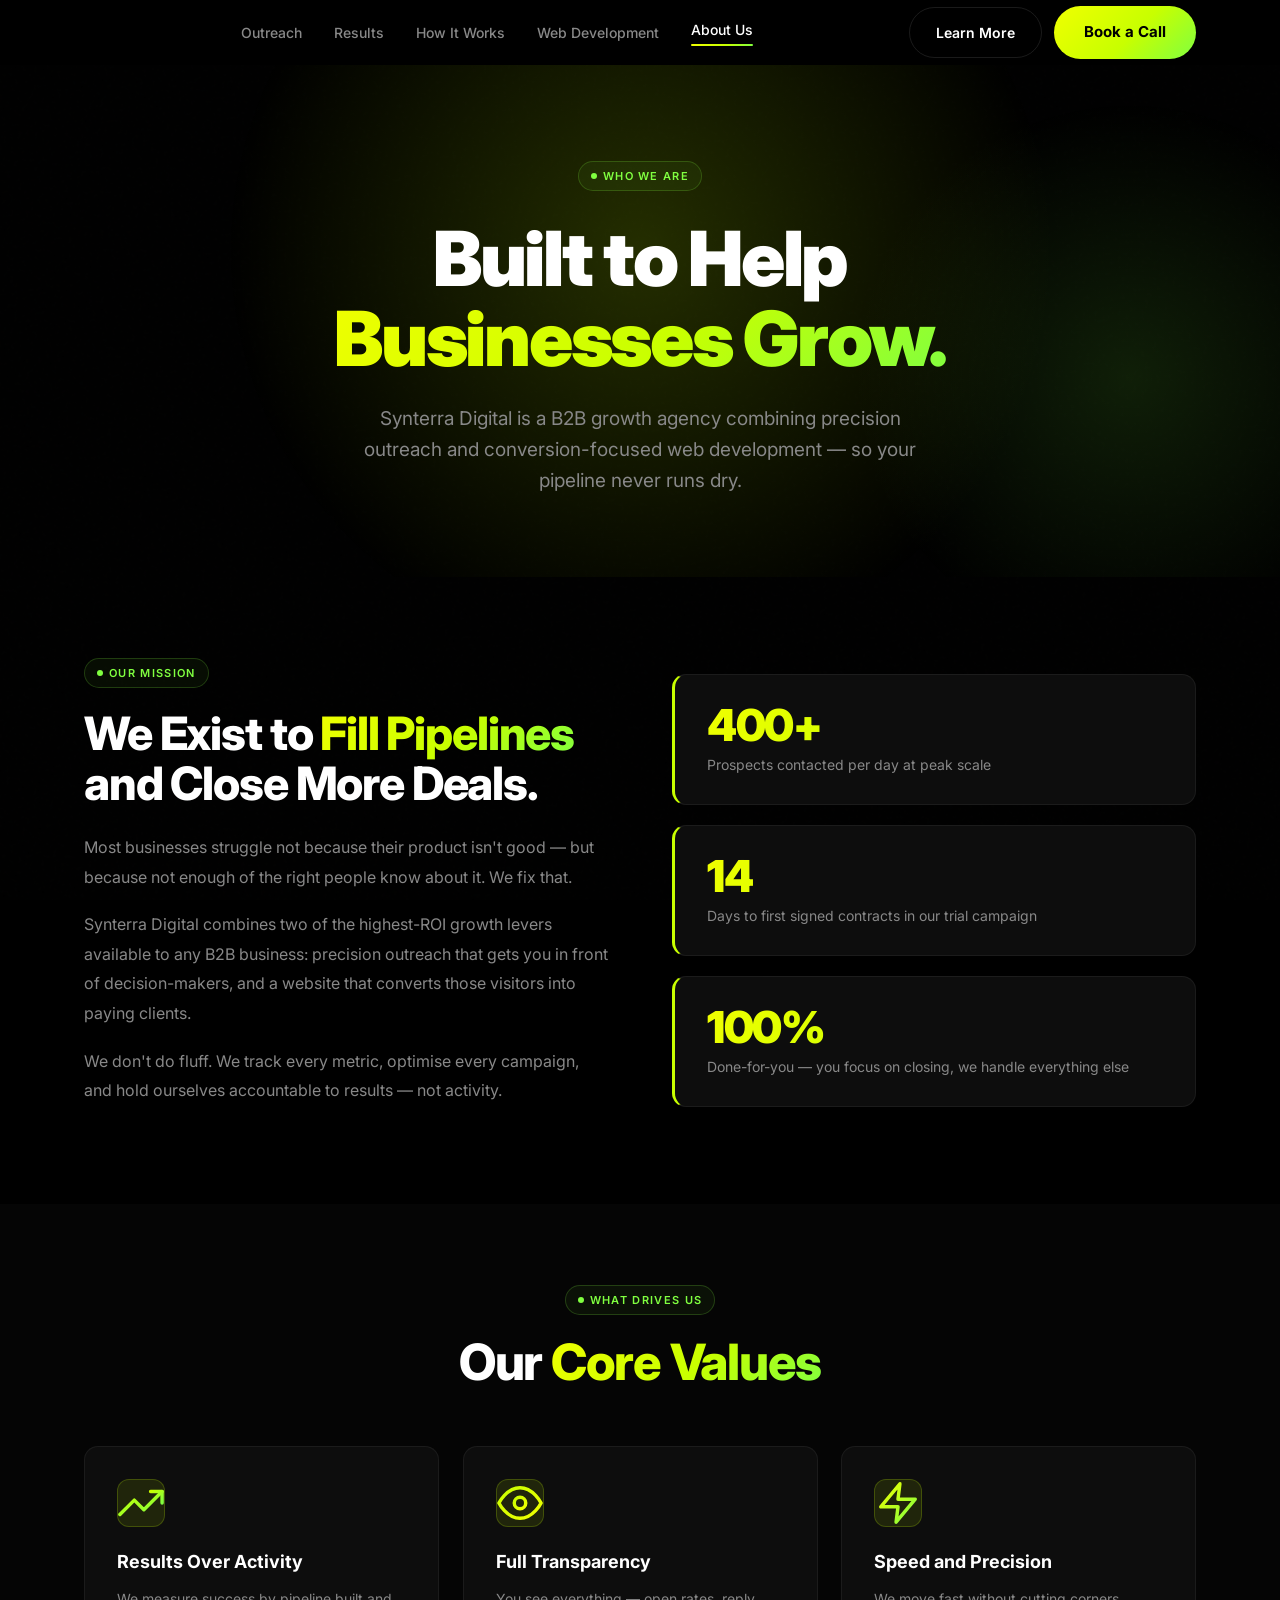
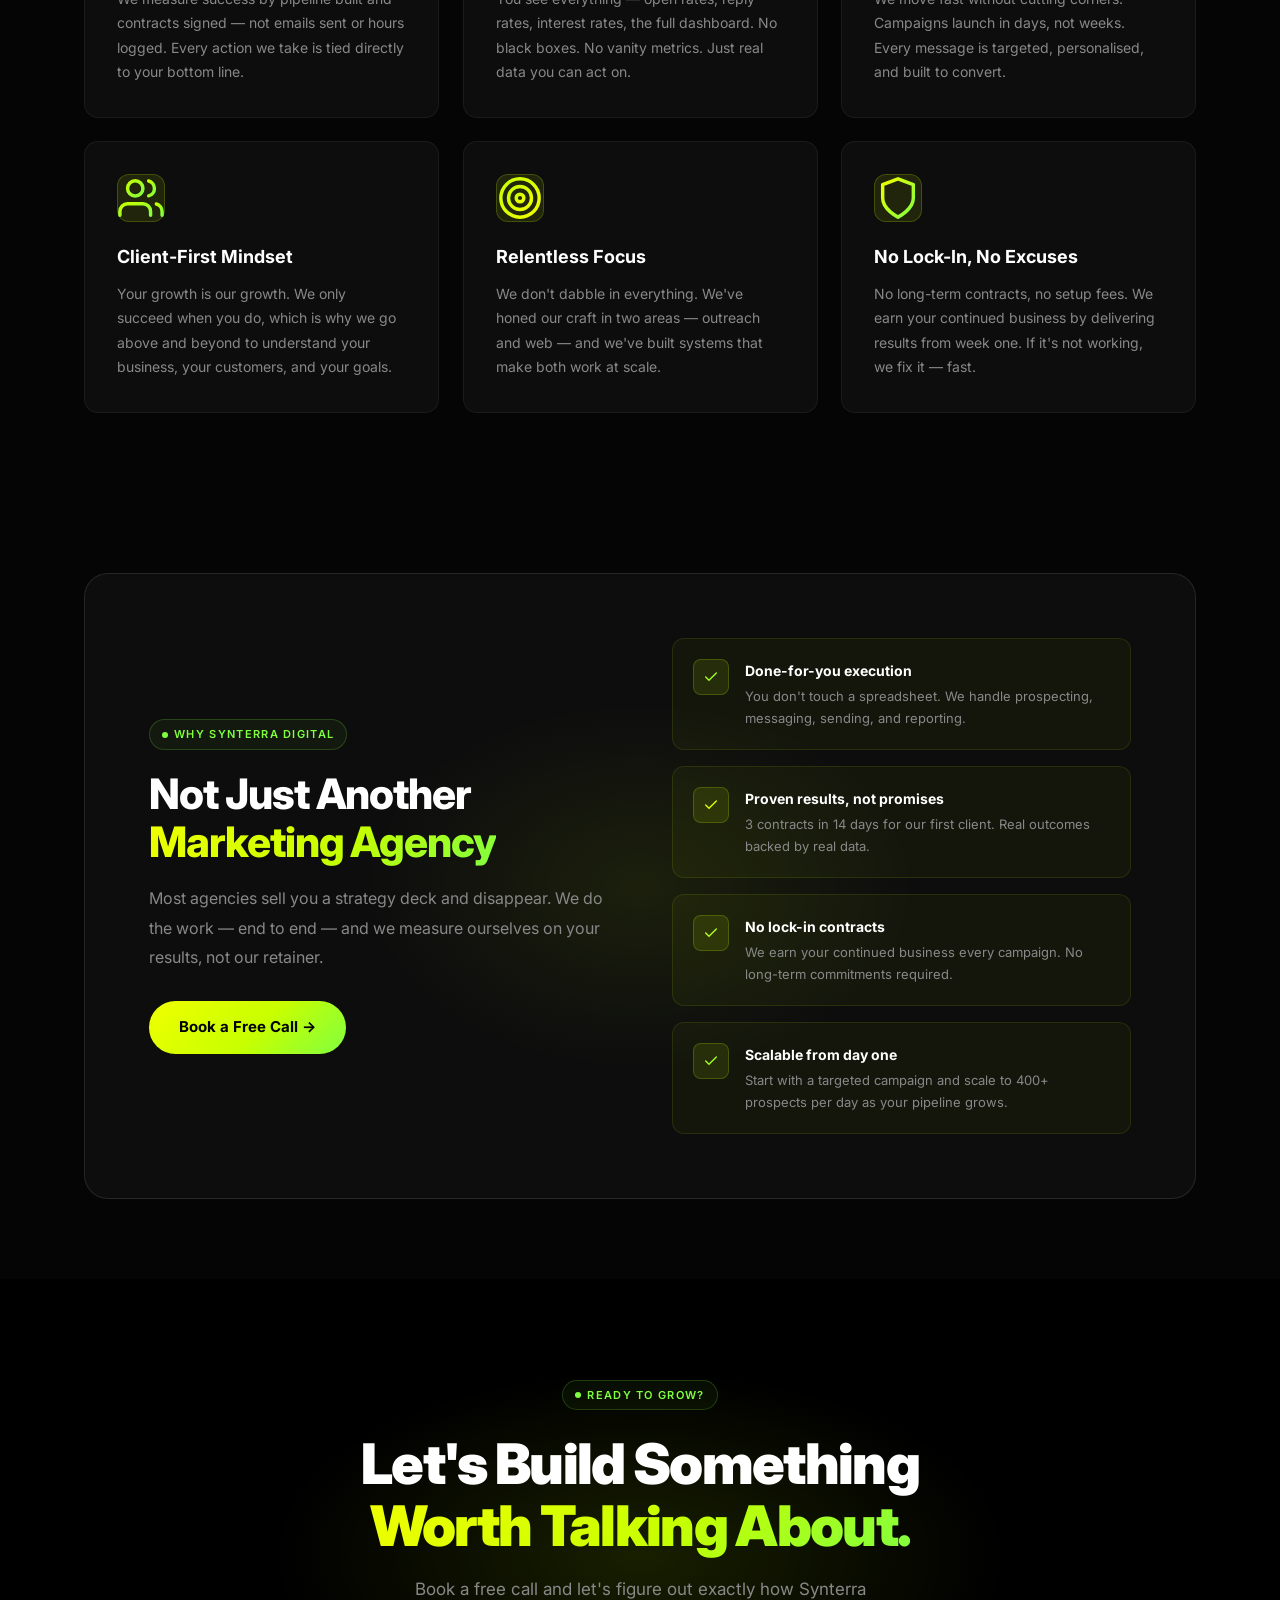
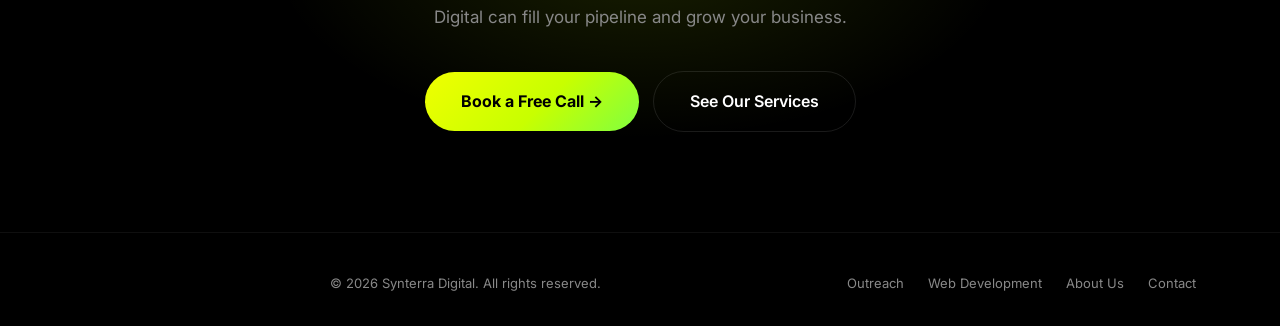
<file: about.html>
<!DOCTYPE html>
<html lang="en">
<head>
  <meta charset="UTF-8" />
  <meta name="viewport" content="width=device-width, initial-scale=1.0" />
  <title>About Us — Synterra Digital</title>
  <meta name="description" content="Learn about Synterra Digital — who we are, what we do, and why we're obsessed with helping businesses scale faster." />
  <link rel="canonical" href="https://synterradigital.com/about" />
  <meta property="og:title" content="About Us — Synterra Digital" />
  <meta property="og:description" content="Synterra Digital is a B2B growth agency combining precision outreach and conversion-focused web development — so your pipeline never runs dry." />
  <meta property="og:url" content="https://synterradigital.com/about" />
  <meta property="og:type" content="website" />
  <meta name="twitter:card" content="summary_large_image" />
  <meta name="twitter:title" content="About Us — Synterra Digital" />
  <meta name="twitter:description" content="Synterra Digital is a B2B growth agency combining precision outreach and conversion-focused web development — so your pipeline never runs dry." />
  <link rel="icon" type="image/svg+xml" href="data:image/svg+xml,<svg xmlns='http://www.w3.org/2000/svg' viewBox='0 0 32 32'><defs><linearGradient id='g' x1='0' y1='0' x2='1' y2='1'><stop offset='0%25' stop-color='%23c8ff00'/><stop offset='55%25' stop-color='%23f0ff00'/><stop offset='100%25' stop-color='%2380ff40'/></linearGradient></defs><text x='16' y='26' text-anchor='middle' font-family='Arial,sans-serif' font-weight='900' font-size='30' fill='url(%23g)'>S</text></svg>"/>
  <link rel="preconnect" href="https://fonts.googleapis.com" />
  <link rel="preconnect" href="https://fonts.gstatic.com" crossorigin />
  <link href="https://fonts.googleapis.com/css2?family=Inter:ital,opsz,wght@0,14..32,300;0,14..32,400;0,14..32,500;0,14..32,600;0,14..32,700;0,14..32,800;0,14..32,900;1,14..32,400&display=swap" rel="stylesheet" />
  <link rel="stylesheet" href="styles.css" />
  <style>
    /* ── About Hero ── */
    .about-hero {
      min-height: 60vh; display: flex; align-items: center;
      padding: 160px 0 80px; position: relative; overflow: hidden;
    }
    .about-hero-content {
      position: relative; z-index: 1;
      max-width: 780px; margin: 0 auto; text-align: center;
    }
    .about-hero-content .tag { margin-bottom: 28px; }
    .about-hero-content h1 {
      font-size: clamp(40px, 7vw, 76px);
      font-weight: 900; line-height: 1.05; letter-spacing: -.03em; margin-bottom: 24px;
    }
    .about-hero-content p {
      font-size: clamp(16px, 2vw, 19px); color: var(--muted); max-width: 560px; margin: 0 auto;
    }

    /* ── Mission ── */
    #mission { padding: 80px 0; }
    .mission-grid { display: grid; grid-template-columns: 1fr 1fr; gap: 64px; align-items: center; }
    .mission-left h2 {
      font-size: clamp(28px, 4vw, 46px);
      font-weight: 800; letter-spacing: -.025em; line-height: 1.1; margin-bottom: 24px;
    }
    .mission-left p { font-size: 16px; color: var(--muted); line-height: 1.85; margin-bottom: 18px; }
    .mission-right { display: flex; flex-direction: column; gap: 20px; }
    .mission-stat {
      background: var(--surface); border: 1px solid var(--border);
      border-radius: var(--r); padding: 28px 32px; border-left: 3px solid var(--a1);
    }
    .mission-stat-num { font-size: 44px; font-weight: 900; letter-spacing: -.03em; line-height: 1; margin-bottom: 6px; }
    .mission-stat-label { font-size: 14px; color: var(--muted); }
    @media (max-width: 860px) { .mission-grid { grid-template-columns: 1fr; gap: 40px; } }

    /* ── Values ── */
    #values { padding: 80px 0; background: var(--bg2); }
    .values-header { text-align: center; margin-bottom: 56px; }
    .values-header .tag { margin-bottom: 20px; }
    .values-header h2 { font-size: clamp(28px, 4.5vw, 50px); font-weight: 800; line-height: 1.1; letter-spacing: -.025em; }
    .values-grid { display: grid; grid-template-columns: repeat(3, 1fr); gap: 24px; }
    .value-card .icon-wrap {
      width: 48px; height: 48px; border-radius: 12px;
      background: rgba(200,255,0,.1); border: 1px solid rgba(200,255,0,.2);
      display: flex; align-items: center; justify-content: center; margin-bottom: 20px;
    }
    .value-card h3 { font-size: 18px; font-weight: 700; margin-bottom: 10px; }
    .value-card p { font-size: 14px; color: var(--muted); line-height: 1.75; }
    @media (max-width: 860px) { .values-grid { grid-template-columns: 1fr 1fr; } }
    @media (max-width: 540px) { .values-grid { grid-template-columns: 1fr; } }

/* ── Why Us ── */
    #why { padding: 80px 0; background: var(--bg2); }
    .why-inner {
      background: var(--surface); border: 1px solid var(--border2);
      border-radius: 24px; padding: 64px;
      display: grid; grid-template-columns: 1fr 1fr; gap: 64px; align-items: center;
      position: relative; overflow: hidden;
    }
    .why-glow {
      position: absolute; top: 50%; left: 50%; transform: translate(-50%,-50%);
      width: 600px; height: 400px; pointer-events: none;
      background: radial-gradient(ellipse, rgba(200,255,0,.08) 0%, transparent 65%);
    }
    .why-left { position: relative; z-index: 1; }
    .why-left .tag { margin-bottom: 20px; }
    .why-left h2 { font-size: clamp(26px, 3.5vw, 42px); font-weight: 800; letter-spacing: -.025em; line-height: 1.15; margin-bottom: 18px; }
    .why-left p { font-size: 16px; color: var(--muted); line-height: 1.85; margin-bottom: 28px; }
    .why-right { position: relative; z-index: 1; display: flex; flex-direction: column; gap: 16px; }
    .why-item {
      display: flex; align-items: flex-start; gap: 16px;
      background: rgba(200,255,0,.04); border: 1px solid rgba(200,255,0,.1);
      border-radius: 12px; padding: 20px;
    }
    .why-item-icon {
      flex-shrink: 0; width: 36px; height: 36px; border-radius: 8px;
      background: rgba(200,255,0,.1); border: 1px solid rgba(200,255,0,.2);
      display: flex; align-items: center; justify-content: center;
    }
    .why-item-icon svg { width: 16px; height: 16px; }
    .why-item h4 { font-size: 14px; font-weight: 700; margin-bottom: 4px; }
    .why-item p { font-size: 13px; color: var(--muted); line-height: 1.65; }
    @media (max-width: 860px) { .why-inner { grid-template-columns: 1fr; gap: 40px; padding: 36px 28px; } }

    /* ── CTA ── */
    #about-cta { padding: 100px 0; text-align: center; position: relative; overflow: hidden; }
    .about-cta-glow {
      position: absolute; top: 50%; left: 50%; transform: translate(-50%,-50%);
      width: 800px; height: 400px; pointer-events: none;
      background: radial-gradient(ellipse, rgba(200,255,0,.12) 0%, transparent 65%);
    }
    #about-cta .container { position: relative; z-index: 1; }
    #about-cta h2 { font-size: clamp(30px, 5vw, 56px); font-weight: 900; letter-spacing: -.03em; line-height: 1.1; margin-bottom: 18px; }
    #about-cta p { font-size: 17px; color: var(--muted); max-width: 480px; margin: 0 auto 40px; }

    @media (max-width: 768px) {
      #mission, #values, #why, #about-cta { padding: 56px 0; }
      .about-hero { padding: 110px 0 56px; min-height: unset; }
      .about-hero-content h1 { letter-spacing: -.025em; }
    }
    @media (max-width: 480px) {
      #mission, #values, #why, #about-cta { padding: 44px 0; }
      .about-hero { padding: 96px 0 44px; }
      .why-inner { padding: 28px 20px !important; }
      .mission-stat { padding: 20px 22px; }
      .mission-stat-num { font-size: 36px; }
.values-grid { grid-template-columns: 1fr !important; }
    }
  </style>
</head>
<body>
<div id="scroll-progress"></div>
<div id="cursor-spotlight"></div>

<!-- ── Nav ── -->
<nav id="navbar">
  <div class="nav-inner">
    <a class="nav-logo" href="index.html"></a>
    <div class="nav-links">
      <a href="index.html#outreach">Outreach</a>
      <a href="index.html#results">Results</a>
      <a href="index.html#how">How It Works</a>
      <a href="index.html#webdev">Web Development</a>
      <a href="about.html" class="active">About Us</a>
    </div>
    <div class="nav-cta">
      <a href="index.html#cta" class="btn-ghost">Learn More</a>
      <a href="book-a-call.html" class="btn-primary">Book a Call</a>
    </div>
    <div class="hamburger" id="hamburger" aria-label="Menu">
      <span></span><span></span><span></span>
    </div>
  </div>
</nav>

<!-- Mobile Menu -->
<div class="mobile-menu" id="mobileMenu">
  <button class="mobile-menu-close" id="mobileClose">✕</button>
  <a href="index.html#outreach" class="mobile-link">Outreach</a>
  <a href="index.html#results" class="mobile-link">Results</a>
  <a href="index.html#how" class="mobile-link">How It Works</a>
  <a href="index.html#webdev" class="mobile-link">Web Development</a>
  <a href="about.html" class="mobile-link">About Us</a>
</div>

<!-- ── Hero ── -->
<div class="about-hero">
  <div class="hero-glow hero-glow-1"></div>
  <div class="hero-glow hero-glow-2"></div>
  <div class="container">
    <div class="about-hero-content fade-up">
      <div class="tag">Who We Are</div>
      <h1>Built to Help<br/><span class="grad-text">Businesses Grow.</span></h1>
      <p>Synterra Digital is a B2B growth agency combining precision outreach and conversion-focused web development — so your pipeline never runs dry.</p>
    </div>
  </div>
</div>

<!-- ── Mission ── -->
<section id="mission">
  <div class="container">
    <div class="mission-grid">
      <div class="mission-left fade-up">
        <div class="tag" style="margin-bottom:20px">Our Mission</div>
        <h2>We Exist to <span class="grad-text">Fill Pipelines</span> and Close More Deals.</h2>
        <p>Most businesses struggle not because their product isn't good — but because not enough of the right people know about it. We fix that.</p>
        <p>Synterra Digital combines two of the highest-ROI growth levers available to any B2B business: precision outreach that gets you in front of decision-makers, and a website that converts those visitors into paying clients.</p>
        <p>We don't do fluff. We track every metric, optimise every campaign, and hold ourselves accountable to results — not activity.</p>
      </div>
      <div class="mission-right fade-up" style="transition-delay:.15s">
        <div class="mission-stat">
          <div class="mission-stat-num grad-text">400+</div>
          <div class="mission-stat-label">Prospects contacted per day at peak scale</div>
        </div>
        <div class="mission-stat">
          <div class="mission-stat-num grad-text">14</div>
          <div class="mission-stat-label">Days to first signed contracts in our trial campaign</div>
        </div>
        <div class="mission-stat">
          <div class="mission-stat-num grad-text">100%</div>
          <div class="mission-stat-label">Done-for-you — you focus on closing, we handle everything else</div>
        </div>
      </div>
    </div>
  </div>
</section>

<!-- ── Values ── -->
<section id="values">
  <div class="container">
    <div class="values-header fade-up">
      <div class="tag">What Drives Us</div>
      <h2>Our <span class="grad-text">Core Values</span></h2>
    </div>
    <div class="values-grid">

      <div class="card value-card fade-up">
        <div class="icon-wrap">
          <svg viewBox="0 0 24 24" fill="none" stroke="url(#v1)" stroke-width="1.8" stroke-linecap="round" stroke-linejoin="round">
            <defs><linearGradient id="v1" x1="0" y1="0" x2="1" y2="1"><stop offset="0%" stop-color="#c8ff00"/><stop offset="100%" stop-color="#80ff40"/></linearGradient></defs>
            <polyline points="23 6 13.5 15.5 8.5 10.5 1 18"/><polyline points="17 6 23 6 23 12"/>
          </svg>
        </div>
        <h3>Results Over Activity</h3>
        <p>We measure success by pipeline built and contracts signed — not emails sent or hours logged. Every action we take is tied directly to your bottom line.</p>
      </div>

      <div class="card value-card fade-up" style="transition-delay:.1s">
        <div class="icon-wrap">
          <svg viewBox="0 0 24 24" fill="none" stroke="url(#v2)" stroke-width="1.8" stroke-linecap="round" stroke-linejoin="round">
            <defs><linearGradient id="v2" x1="0" y1="0" x2="1" y2="1"><stop offset="0%" stop-color="#c8ff00"/><stop offset="100%" stop-color="#f0ff00"/></linearGradient></defs>
            <path d="M1 12s4-8 11-8 11 8 11 8-4 8-11 8-11-8-11-8z"/><circle cx="12" cy="12" r="3"/>
          </svg>
        </div>
        <h3>Full Transparency</h3>
        <p>You see everything — open rates, reply rates, interest rates, the full dashboard. No black boxes. No vanity metrics. Just real data you can act on.</p>
      </div>

      <div class="card value-card fade-up" style="transition-delay:.2s">
        <div class="icon-wrap">
          <svg viewBox="0 0 24 24" fill="none" stroke="url(#v3)" stroke-width="1.8" stroke-linecap="round" stroke-linejoin="round">
            <defs><linearGradient id="v3" x1="0" y1="0" x2="1" y2="1"><stop offset="0%" stop-color="#f0ff00"/><stop offset="100%" stop-color="#80ff40"/></linearGradient></defs>
            <path d="M13 2L3 14h9l-1 8 10-12h-9l1-8z"/>
          </svg>
        </div>
        <h3>Speed and Precision</h3>
        <p>We move fast without cutting corners. Campaigns launch in days, not weeks. Every message is targeted, personalised, and built to convert.</p>
      </div>

      <div class="card value-card fade-up" style="transition-delay:.0s">
        <div class="icon-wrap">
          <svg viewBox="0 0 24 24" fill="none" stroke="url(#v4)" stroke-width="1.8" stroke-linecap="round" stroke-linejoin="round">
            <defs><linearGradient id="v4" x1="0" y1="0" x2="1" y2="1"><stop offset="0%" stop-color="#c8ff00"/><stop offset="100%" stop-color="#80ff40"/></linearGradient></defs>
            <path d="M17 21v-2a4 4 0 00-4-4H5a4 4 0 00-4 4v2"/><circle cx="9" cy="7" r="4"/><path d="M23 21v-2a4 4 0 00-3-3.87"/><path d="M16 3.13a4 4 0 010 7.75"/>
          </svg>
        </div>
        <h3>Client-First Mindset</h3>
        <p>Your growth is our growth. We only succeed when you do, which is why we go above and beyond to understand your business, your customers, and your goals.</p>
      </div>

      <div class="card value-card fade-up" style="transition-delay:.1s">
        <div class="icon-wrap">
          <svg viewBox="0 0 24 24" fill="none" stroke="url(#v5)" stroke-width="1.8" stroke-linecap="round" stroke-linejoin="round">
            <defs><linearGradient id="v5" x1="0" y1="0" x2="1" y2="1"><stop offset="0%" stop-color="#c8ff00"/><stop offset="100%" stop-color="#f0ff00"/></linearGradient></defs>
            <circle cx="12" cy="12" r="10"/><circle cx="12" cy="12" r="6"/><circle cx="12" cy="12" r="2"/>
          </svg>
        </div>
        <h3>Relentless Focus</h3>
        <p>We don't dabble in everything. We've honed our craft in two areas — outreach and web — and we've built systems that make both work at scale.</p>
      </div>

      <div class="card value-card fade-up" style="transition-delay:.2s">
        <div class="icon-wrap">
          <svg viewBox="0 0 24 24" fill="none" stroke="url(#v6)" stroke-width="1.8" stroke-linecap="round" stroke-linejoin="round">
            <defs><linearGradient id="v6" x1="0" y1="0" x2="1" y2="1"><stop offset="0%" stop-color="#f0ff00"/><stop offset="100%" stop-color="#80ff40"/></linearGradient></defs>
            <path d="M12 22s8-4 8-10V5l-8-3-8 3v7c0 6 8 10 8 10z"/>
          </svg>
        </div>
        <h3>No Lock-In, No Excuses</h3>
        <p>No long-term contracts, no setup fees. We earn your continued business by delivering results from week one. If it's not working, we fix it — fast.</p>
      </div>

    </div>
  </div>
</section>


<!-- ── Why Us ── -->
<section id="why">
  <div class="container">
    <div class="why-inner">
      <div class="why-glow"></div>
      <div class="why-left fade-up">
        <div class="tag">Why Synterra Digital</div>
        <h2>Not Just Another <span class="grad-text">Marketing Agency</span></h2>
        <p>Most agencies sell you a strategy deck and disappear. We do the work — end to end — and we measure ourselves on your results, not our retainer.</p>
        <a href="book-a-call.html" class="btn-primary">Book a Free Call →</a>
      </div>
      <div class="why-right fade-up" style="transition-delay:.15s">
        <div class="why-item">
          <div class="why-item-icon">
            <svg viewBox="0 0 24 24" fill="none" stroke="url(#wi1)" stroke-width="2" stroke-linecap="round">
              <defs><linearGradient id="wi1" x1="0" y1="0" x2="1" y2="1"><stop offset="0%" stop-color="#c8ff00"/><stop offset="100%" stop-color="#80ff40"/></linearGradient></defs>
              <polyline points="20 6 9 17 4 12"/>
            </svg>
          </div>
          <div>
            <h4>Done-for-you execution</h4>
            <p>You don't touch a spreadsheet. We handle prospecting, messaging, sending, and reporting.</p>
          </div>
        </div>
        <div class="why-item">
          <div class="why-item-icon">
            <svg viewBox="0 0 24 24" fill="none" stroke="url(#wi2)" stroke-width="2" stroke-linecap="round">
              <defs><linearGradient id="wi2" x1="0" y1="0" x2="1" y2="1"><stop offset="0%" stop-color="#c8ff00"/><stop offset="100%" stop-color="#f0ff00"/></linearGradient></defs>
              <polyline points="20 6 9 17 4 12"/>
            </svg>
          </div>
          <div>
            <h4>Proven results, not promises</h4>
            <p>3 contracts in 14 days for our first client. Real outcomes backed by real data.</p>
          </div>
        </div>
        <div class="why-item">
          <div class="why-item-icon">
            <svg viewBox="0 0 24 24" fill="none" stroke="url(#wi3)" stroke-width="2" stroke-linecap="round">
              <defs><linearGradient id="wi3" x1="0" y1="0" x2="1" y2="1"><stop offset="0%" stop-color="#f0ff00"/><stop offset="100%" stop-color="#80ff40"/></linearGradient></defs>
              <polyline points="20 6 9 17 4 12"/>
            </svg>
          </div>
          <div>
            <h4>No lock-in contracts</h4>
            <p>We earn your continued business every campaign. No long-term commitments required.</p>
          </div>
        </div>
        <div class="why-item">
          <div class="why-item-icon">
            <svg viewBox="0 0 24 24" fill="none" stroke="url(#wi4)" stroke-width="2" stroke-linecap="round">
              <defs><linearGradient id="wi4" x1="0" y1="0" x2="1" y2="1"><stop offset="0%" stop-color="#c8ff00"/><stop offset="100%" stop-color="#80ff40"/></linearGradient></defs>
              <polyline points="20 6 9 17 4 12"/>
            </svg>
          </div>
          <div>
            <h4>Scalable from day one</h4>
            <p>Start with a targeted campaign and scale to 400+ prospects per day as your pipeline grows.</p>
          </div>
        </div>
      </div>
    </div>
  </div>
</section>

<!-- ── CTA ── -->
<section id="about-cta">
  <div class="about-cta-glow"></div>
  <div class="container">
    <div class="fade-up">
      <div class="tag" style="margin-bottom:24px; justify-content:center">Ready to Grow?</div>
      <h2>Let's Build Something<br/><span class="grad-text">Worth Talking About.</span></h2>
      <p>Book a free call and let's figure out exactly how Synterra Digital can fill your pipeline and grow your business.</p>
      <div class="cta-btns">
        <a href="book-a-call.html" class="btn-primary" style="font-size:16px; padding:16px 36px">Book a Free Call →</a>
        <a href="index.html" class="btn-ghost" style="font-size:16px; padding:16px 36px">See Our Services</a>
      </div>
    </div>
  </div>
</section>

<!-- ── Footer ── -->
<footer>
  <div class="container">
    <div class="footer-inner">
      <a class="footer-logo" href="index.html"></a>
      <p class="footer-copy">© 2026 Synterra Digital. All rights reserved.</p>
      <div class="footer-links">
        <a href="index.html#outreach">Outreach</a>
        <a href="index.html#webdev">Web Development</a>
        <a href="about.html">About Us</a>
        <a href="index.html#cta">Contact</a>
      </div>
    </div>
  </div>
</footer>

<script>
  // ── Scroll progress ──
  const progressBar = document.getElementById('scroll-progress');
  window.addEventListener('scroll', () => {
    const max = document.documentElement.scrollHeight - window.innerHeight;
    progressBar.style.width = (window.scrollY / max * 100) + '%';
  }, { passive: true });

  // ── Cursor spotlight ──
  const spotlight = document.getElementById('cursor-spotlight');
  let spotlightVisible = false;
  document.addEventListener('mousemove', (e) => {
    spotlight.style.left = e.clientX + 'px';
    spotlight.style.top  = e.clientY + 'px';
    if (!spotlightVisible) { spotlight.style.opacity = '1'; spotlightVisible = true; }
  });
  document.addEventListener('mouseleave', () => { spotlight.style.opacity = '0'; spotlightVisible = false; });

  // ── Nav scroll ──
  const navbar = document.getElementById('navbar');
  window.addEventListener('scroll', () => {
    navbar.classList.toggle('scrolled', window.scrollY > 40);
  }, { passive: true });

  // ── Mobile menu ──
  const hamburger = document.getElementById('hamburger');
  const mobileMenu = document.getElementById('mobileMenu');
  const mobileClose = document.getElementById('mobileClose');
  const mobileLinks = document.querySelectorAll('.mobile-link');
  hamburger.addEventListener('click', () => mobileMenu.classList.add('open'));
  mobileClose.addEventListener('click', () => mobileMenu.classList.remove('open'));
  mobileLinks.forEach(link => link.addEventListener('click', () => mobileMenu.classList.remove('open')));

  // ── Fade-up ──
  const fadeObserver = new IntersectionObserver((entries) => {
    entries.forEach(entry => {
      if (entry.isIntersecting) { entry.target.classList.add('visible'); fadeObserver.unobserve(entry.target); }
    });
  }, { threshold: 0.12 });
  document.querySelectorAll('.fade-up').forEach(el => fadeObserver.observe(el));

  // ── Card tilt ──
  if (!window.matchMedia('(pointer: coarse)').matches) {
    document.querySelectorAll('.card').forEach(card => {
      card.addEventListener('mousemove', (e) => {
        const rect = card.getBoundingClientRect();
        const dx = (e.clientX - rect.left - rect.width  / 2) / (rect.width  / 2);
        const dy = (e.clientY - rect.top  - rect.height / 2) / (rect.height / 2);
        card.style.setProperty('--rx', (-dy * 6) + 'deg');
        card.style.setProperty('--ry', ( dx * 6) + 'deg');
        card.classList.add('tilting');
      });
      card.addEventListener('mouseleave', () => {
        card.style.setProperty('--rx', '0deg');
        card.style.setProperty('--ry', '0deg');
        card.classList.remove('tilting');
      });
    });
  }

  // ── Section reveal lines ──
  const lineObserver = new IntersectionObserver((entries) => {
    entries.forEach(entry => {
      if (entry.isIntersecting) { entry.target.classList.add('line-in'); lineObserver.unobserve(entry.target); }
    });
  }, { threshold: 0.05 });
  document.querySelectorAll('section').forEach(s => lineObserver.observe(s));
</script>
</body>
</html>
</file>
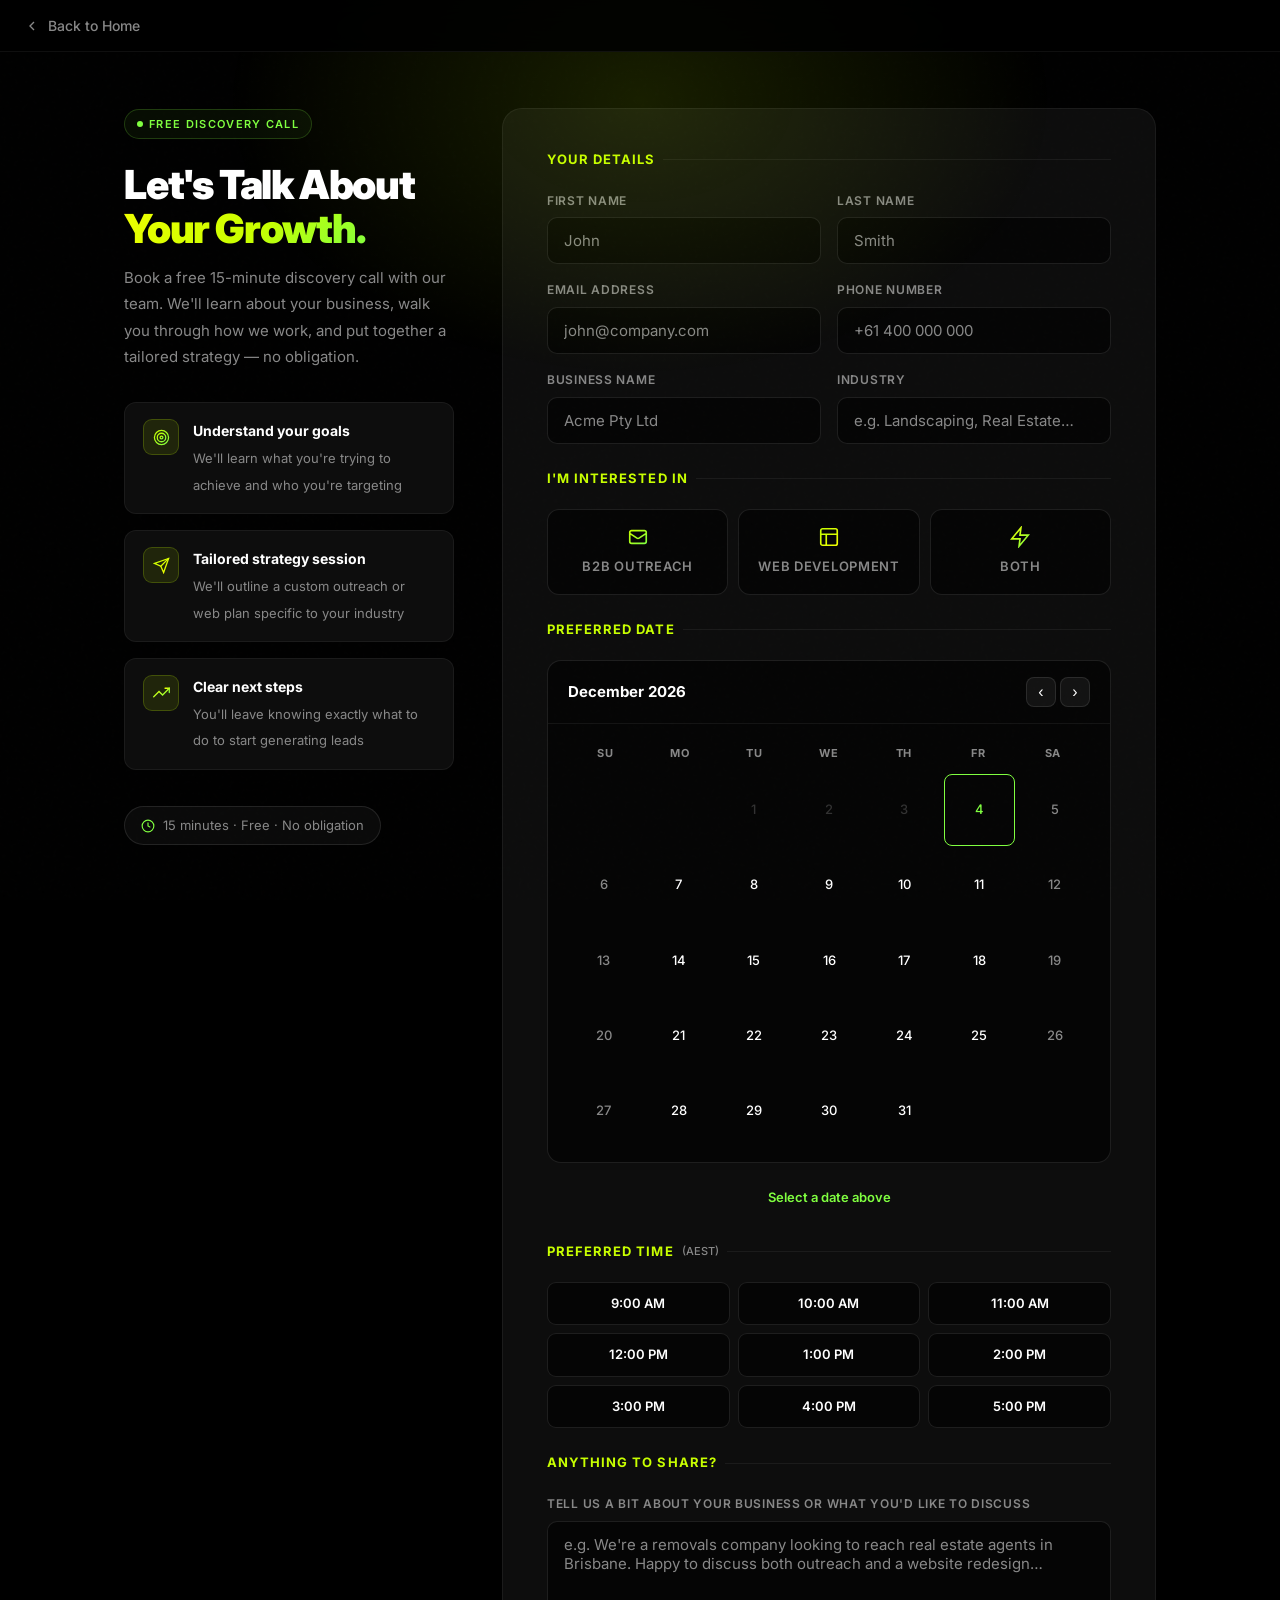
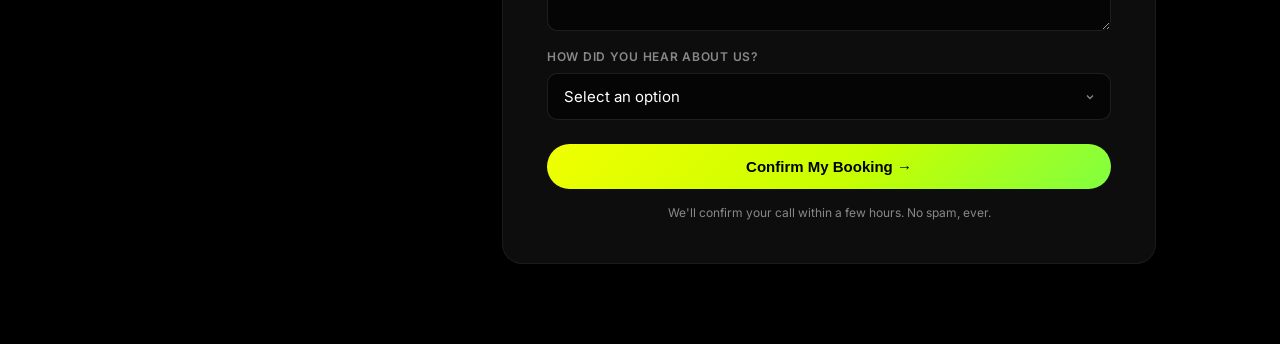
<file: book-a-call.html>
<!DOCTYPE html>
<html lang="en">
<head>
  <meta charset="UTF-8" />
  <meta name="viewport" content="width=device-width, initial-scale=1.0" />
  <title>Book a Call — Synterra Digital</title>
  <meta name="description" content="Book a free 15-minute discovery call with Synterra Digital. We'll walk you through how we fill your pipeline with B2B outreach and build websites that convert." />
  <link rel="canonical" href="https://synterradigital.com/book-a-call" />
  <meta property="og:title" content="Book a Free Call — Synterra Digital" />
  <meta property="og:description" content="Book a free 15-minute discovery call. No obligation — just a tailored strategy session for your business." />
  <meta property="og:url" content="https://synterradigital.com/book-a-call" />
  <meta property="og:type" content="website" />
  <meta name="twitter:card" content="summary_large_image" />
  <meta name="twitter:title" content="Book a Free Call — Synterra Digital" />
  <meta name="twitter:description" content="Book a free 15-minute discovery call. No obligation — just a tailored strategy session for your business." />
  <link rel="preconnect" href="https://fonts.googleapis.com" />
  <link rel="preconnect" href="https://fonts.gstatic.com" crossorigin />
  <link href="https://fonts.googleapis.com/css2?family=Inter:ital,opsz,wght@0,14..32,300;0,14..32,400;0,14..32,500;0,14..32,600;0,14..32,700;0,14..32,800;0,14..32,900&display=swap" rel="stylesheet" />
  <link rel="stylesheet" href="styles.css" />
  <style>
    /* ── Top bar ── */
    .topbar {
      position: sticky; top: 0; z-index: 99;
      background: rgba(0,0,0,.85); backdrop-filter: blur(20px);
      border-bottom: 1px solid var(--border);
      padding: 14px 24px; display: flex; align-items: center; justify-content: space-between;
    }
    .topbar-back {
      display: inline-flex; align-items: center; gap: 8px;
      color: var(--muted); font-size: 14px; font-weight: 500;
      text-decoration: none; transition: color .2s;
    }
    .topbar-back:hover { color: var(--text); }
    .topbar-back svg { width: 16px; height: 16px; stroke: currentColor; stroke-width: 2; fill: none; }
    .topbar-brand { font-size: 15px; font-weight: 800; letter-spacing: -.02em; }

    /* ── Page layout ── */
    .page-wrap {
      max-width: 1080px; margin: 0 auto; padding: 56px 24px 80px;
      display: grid; grid-template-columns: 1fr 1.6fr; gap: 48px; align-items: start;
    }

    /* ── Left panel ── */
    .info-panel { position: sticky; top: 90px; }
    .info-tag {
      display: inline-flex; align-items: center; gap: 6px;
      font-size: 11px; font-weight: 600; letter-spacing: .12em; text-transform: uppercase;
      color: var(--a2); border: 1px solid rgba(128,255,64,0.2);
      padding: 5px 12px; border-radius: 100px;
      background: rgba(128,255,64,0.05); margin-bottom: 24px;
    }
    .info-tag::before { content: ''; width: 6px; height: 6px; border-radius: 50%; background: var(--a2); animation: pulse 2s ease infinite; }
    .info-panel h1 { font-size: clamp(28px, 3.5vw, 40px); font-weight: 900; line-height: 1.1; letter-spacing: -.03em; margin-bottom: 14px; }
    .info-panel > p { font-size: 15px; color: var(--muted); line-height: 1.75; margin-bottom: 32px; }

    .what-to-expect { display: flex; flex-direction: column; gap: 16px; margin-bottom: 36px; }
    .expect-item {
      display: flex; align-items: flex-start; gap: 14px;
      background: var(--surface); border: 1px solid var(--border);
      border-radius: 12px; padding: 16px 18px;
    }
    .expect-icon {
      flex-shrink: 0; width: 36px; height: 36px; border-radius: 9px;
      background: rgba(200,255,0,.1); border: 1px solid rgba(200,255,0,.2);
      display: flex; align-items: center; justify-content: center;
    }
    .expect-icon svg { width: 17px; height: 17px; }
    .expect-text strong { font-size: 14px; font-weight: 700; display: block; margin-bottom: 2px; }
    .expect-text span { font-size: 13px; color: var(--muted); }
    .duration-badge {
      display: inline-flex; align-items: center; gap: 8px;
      background: rgba(255,255,255,.04); border: 1px solid var(--border2);
      border-radius: 100px; padding: 8px 16px; font-size: 13px; color: var(--muted);
    }
    .duration-badge svg { width: 14px; height: 14px; stroke: var(--a2); fill: none; stroke-width: 2; }

    /* ── Form panel ── */
    .form-panel { background: var(--surface); border: 1px solid var(--border); border-radius: 20px; padding: 40px 44px; }
    .form-section-title {
      font-size: 13px; font-weight: 700; letter-spacing: .08em; text-transform: uppercase;
      color: var(--a1); margin-bottom: 20px; display: flex; align-items: center; gap: 8px;
    }
    .form-section-title::after { content: ''; flex: 1; height: 1px; background: var(--border); }

    .form-group select {
      background: var(--bg2); border: 1px solid var(--border2);
      color: var(--text); font-family: 'Inter', sans-serif; font-size: 15px;
      padding: 13px 16px; border-radius: 10px; outline: none;
      transition: border-color .2s, box-shadow .2s; width: 100%; -webkit-appearance: none;
      background-image: url("data:image/svg+xml,%3Csvg xmlns='http://www.w3.org/2000/svg' width='12' height='12' viewBox='0 0 24 24' fill='none' stroke='%23888888' stroke-width='2.5'%3E%3Cpolyline points='6 9 12 15 18 9'/%3E%3C/svg%3E");
      background-repeat: no-repeat; background-position: right 14px center; padding-right: 40px;
    }
    .form-group select option { background: var(--bg2); }
    .form-group select:focus { border-color: var(--a1); box-shadow: 0 0 0 3px rgba(200,255,0,.15); }

    /* Service pills */
    .service-pills { display: grid; grid-template-columns: repeat(3, 1fr); gap: 10px; }
    .service-pill {
      display: flex; flex-direction: column; align-items: center; gap: 8px;
      padding: 16px 10px; border-radius: 12px;
      background: var(--bg2); border: 1px solid var(--border2);
      cursor: pointer; transition: all .2s; text-align: center;
    }
    .service-pill:hover { border-color: rgba(200,255,0,.4); background: rgba(200,255,0,.05); }
    .service-pill.selected { border-color: var(--a1); background: rgba(200,255,0,.1); box-shadow: 0 0 0 1px var(--a1); }
    .service-pill svg { width: 22px; height: 22px; }
    .service-pill span { font-size: 13px; font-weight: 600; }
    .service-pill input[type="radio"] { display: none; }

    /* Calendar */
    .calendar-wrap { background: var(--bg2); border: 1px solid var(--border2); border-radius: 14px; overflow: hidden; margin-bottom: 16px; }
    .cal-header { display: flex; align-items: center; justify-content: space-between; padding: 16px 20px; border-bottom: 1px solid var(--border); }
    .cal-title { font-size: 15px; font-weight: 700; }
    .cal-nav { display: flex; gap: 4px; }
    .cal-nav button {
      background: rgba(255,255,255,.06); border: 1px solid var(--border2);
      color: var(--text); border-radius: 8px; width: 30px; height: 30px;
      cursor: pointer; font-size: 16px; display: flex; align-items: center; justify-content: center; transition: background .15s;
    }
    .cal-nav button:hover { background: rgba(255,255,255,.12); }
    .cal-grid { padding: 16px 20px; }
    .cal-days-header { display: grid; grid-template-columns: repeat(7, 1fr); text-align: center; margin-bottom: 8px; }
    .cal-days-header span { font-size: 11px; font-weight: 700; color: var(--muted); text-transform: uppercase; letter-spacing: .05em; padding: 4px; }
    .cal-days { display: grid; grid-template-columns: repeat(7, 1fr); gap: 4px; }
    .cal-day {
      aspect-ratio: 1; display: flex; align-items: center; justify-content: center;
      border-radius: 8px; font-size: 13px; font-weight: 500; cursor: pointer;
      transition: all .15s; border: 1px solid transparent;
    }
    .cal-day:not(.disabled):not(.empty):hover { background: rgba(200,255,0,.15); border-color: rgba(200,255,0,.3); }
    .cal-day.selected { background: var(--grad); color: #000; font-weight: 700; }
    .cal-day.today { border-color: var(--a2); color: var(--a2); }
    .cal-day.today.selected { border-color: transparent; color: #000; }
    .cal-day.disabled { color: rgba(255,255,255,.18); cursor: default; }
    .cal-day.empty { cursor: default; }
    .cal-day.weekend { color: var(--muted); }
    .selected-date-display { font-size: 13px; color: var(--a2); text-align: center; padding: 8px; font-weight: 600; min-height: 34px; }

    /* Time slots */
    .time-slots { display: grid; grid-template-columns: repeat(3, 1fr); gap: 8px; }
    .time-slot {
      padding: 10px 8px; border-radius: 9px; text-align: center;
      background: var(--bg2); border: 1px solid var(--border2);
      font-size: 13px; font-weight: 600; cursor: pointer; transition: all .2s; color: var(--text);
    }
    .time-slot:not(.booked):hover { border-color: rgba(200,255,0,.4); background: rgba(200,255,0,.06); }
    .time-slot.selected { background: rgba(200,255,0,.15); border-color: var(--a1); color: var(--a1); box-shadow: 0 0 0 1px var(--a1); }
    .time-slot.booked { opacity: .35; cursor: not-allowed; text-decoration: line-through; color: var(--muted); }
    .time-slot.booked::after { content: ' · Booked'; font-size: 10px; }

    /* Full-width submit button */
    .form-panel .btn-primary { width: 100%; justify-content: center; margin-top: 8px; }

    /* Success */
    .form-success { display: none; text-align: center; padding: 48px 32px; }
    .success-icon {
      width: 72px; height: 72px; border-radius: 50%;
      background: rgba(200,255,0,.1); border: 1px solid rgba(200,255,0,.25);
      display: flex; align-items: center; justify-content: center; margin: 0 auto 24px;
    }
    .success-icon svg { width: 32px; height: 32px; stroke: var(--a1); fill: none; stroke-width: 2; }
    .form-success h3 { font-size: 24px; font-weight: 800; margin-bottom: 10px; }
    .form-success p { font-size: 15px; color: var(--muted); max-width: 340px; margin: 0 auto 28px; }
    .form-success a {
      display: inline-flex; align-items: center; gap: 8px;
      color: var(--a2); font-size: 14px; font-weight: 600; text-decoration: none;
      border: 1px solid rgba(128,255,64,.25); padding: 10px 22px; border-radius: 100px; transition: background .2s;
    }
    .form-success a:hover { background: rgba(128,255,64,.07); }

    /* Glow */
    .page-glow {
      position: fixed; top: -200px; left: 50%; transform: translateX(-50%);
      width: 900px; height: 600px; pointer-events: none; z-index: 0;
      background: radial-gradient(ellipse, rgba(200,255,0,.12) 0%, transparent 65%);
    }

    @media (max-width: 860px) {
      .page-wrap { grid-template-columns: 1fr; gap: 32px; padding: 32px 20px 60px; }
      .info-panel { position: static; }
    }
    @media (max-width: 540px) {
      .form-panel { padding: 28px 20px; }
      .form-row { grid-template-columns: 1fr; }
      .service-pills { grid-template-columns: 1fr; }
      .time-slots { grid-template-columns: repeat(2, 1fr); }
    }
  </style>
</head>
<body>
<div id="scroll-progress"></div>
<div id="cursor-spotlight"></div>

<div class="page-glow"></div>

<!-- Top bar -->
<div class="topbar">
  <a href="index.html" class="topbar-back">
    <svg viewBox="0 0 24 24"><polyline points="15 18 9 12 15 6"/></svg>
    Back to Home
  </a>
</div>

<div class="page-wrap">

  <!-- ── Left: Info Panel ── -->
  <aside class="info-panel">
    <div class="info-tag">Free Discovery Call</div>
    <h1>Let's Talk About<br/><span class="grad-text">Your Growth.</span></h1>
    <p>Book a free 15-minute discovery call with our team. We'll learn about your business, walk you through how we work, and put together a tailored strategy — no obligation.</p>

    <div class="what-to-expect">
      <div class="expect-item">
        <div class="expect-icon">
          <svg viewBox="0 0 24 24" fill="none" stroke="url(#ei1)" stroke-width="1.8" stroke-linecap="round">
            <defs><linearGradient id="ei1" x1="0" y1="0" x2="1" y2="1"><stop offset="0%" stop-color="#c8ff00"/><stop offset="100%" stop-color="#80ff40"/></linearGradient></defs>
            <circle cx="12" cy="12" r="10"/><circle cx="12" cy="12" r="6"/><circle cx="12" cy="12" r="2"/>
          </svg>
        </div>
        <div class="expect-text">
          <strong>Understand your goals</strong>
          <span>We'll learn what you're trying to achieve and who you're targeting</span>
        </div>
      </div>
      <div class="expect-item">
        <div class="expect-icon">
          <svg viewBox="0 0 24 24" fill="none" stroke="url(#ei2)" stroke-width="1.8" stroke-linecap="round">
            <defs><linearGradient id="ei2" x1="0" y1="0" x2="1" y2="1"><stop offset="0%" stop-color="#c8ff00"/><stop offset="100%" stop-color="#f0ff00"/></linearGradient></defs>
            <path d="M22 2L11 13"/><path d="M22 2L15 22l-4-9-9-4 20-7z"/>
          </svg>
        </div>
        <div class="expect-text">
          <strong>Tailored strategy session</strong>
          <span>We'll outline a custom outreach or web plan specific to your industry</span>
        </div>
      </div>
      <div class="expect-item">
        <div class="expect-icon">
          <svg viewBox="0 0 24 24" fill="none" stroke="url(#ei3)" stroke-width="1.8" stroke-linecap="round">
            <defs><linearGradient id="ei3" x1="0" y1="0" x2="1" y2="1"><stop offset="0%" stop-color="#f0ff00"/><stop offset="100%" stop-color="#80ff40"/></linearGradient></defs>
            <polyline points="23 6 13.5 15.5 8.5 10.5 1 18"/><polyline points="17 6 23 6 23 12"/>
          </svg>
        </div>
        <div class="expect-text">
          <strong>Clear next steps</strong>
          <span>You'll leave knowing exactly what to do to start generating leads</span>
        </div>
      </div>
    </div>

    <div class="duration-badge">
      <svg viewBox="0 0 24 24"><circle cx="12" cy="12" r="10"/><polyline points="12 6 12 12 16 14"/></svg>
      15 minutes · Free · No obligation
    </div>
  </aside>

  <!-- ── Right: Booking Form ── -->
  <div class="form-panel">

    <form id="booking-form">

      <!-- 1. Your Details -->
      <div class="form-section-title">Your Details</div>

      <div class="form-row">
        <div class="form-group">
          <label for="b-first">First Name</label>
          <input type="text" id="b-first" placeholder="John" required />
        </div>
        <div class="form-group">
          <label for="b-last">Last Name</label>
          <input type="text" id="b-last" placeholder="Smith" required />
        </div>
      </div>

      <div class="form-row">
        <div class="form-group">
          <label for="b-email">Email Address</label>
          <input type="email" id="b-email" placeholder="john@company.com" required />
        </div>
        <div class="form-group">
          <label for="b-phone">Phone Number</label>
          <input type="tel" id="b-phone" placeholder="+61 400 000 000" required />
        </div>
      </div>

      <div class="form-row">
        <div class="form-group">
          <label for="b-company">Business Name</label>
          <input type="text" id="b-company" placeholder="Acme Pty Ltd" />
        </div>
        <div class="form-group">
          <label for="b-industry">Industry</label>
          <input type="text" id="b-industry" placeholder="e.g. Landscaping, Real Estate…" />
        </div>
      </div>

      <!-- 2. What are you interested in? -->
      <div class="form-section-title" style="margin-top:8px">I'm Interested In</div>

      <div class="form-group" style="margin-bottom:24px">
        <div class="service-pills">
          <label class="service-pill" id="pill-outreach">
            <input type="radio" name="service" value="B2B Outreach" />
            <svg viewBox="0 0 24 24" fill="none" stroke="url(#sp1)" stroke-width="1.8" stroke-linecap="round">
              <defs><linearGradient id="sp1" x1="0" y1="0" x2="1" y2="1"><stop offset="0%" stop-color="#c8ff00"/><stop offset="100%" stop-color="#80ff40"/></linearGradient></defs>
              <path d="M3 8l7.89 5.26a2 2 0 002.22 0L21 8M5 19h14a2 2 0 002-2V7a2 2 0 00-2-2H5a2 2 0 00-2 2v10a2 2 0 002 2z"/>
            </svg>
            <span>B2B Outreach</span>
          </label>
          <label class="service-pill" id="pill-webdev">
            <input type="radio" name="service" value="Web Development" />
            <svg viewBox="0 0 24 24" fill="none" stroke="url(#sp2)" stroke-width="1.8" stroke-linecap="round">
              <defs><linearGradient id="sp2" x1="0" y1="0" x2="1" y2="1"><stop offset="0%" stop-color="#c8ff00"/><stop offset="100%" stop-color="#f0ff00"/></linearGradient></defs>
              <rect x="3" y="3" width="18" height="18" rx="2"/><path d="M3 9h18M9 21V9"/>
            </svg>
            <span>Web Development</span>
          </label>
          <label class="service-pill" id="pill-both">
            <input type="radio" name="service" value="Both Services" />
            <svg viewBox="0 0 24 24" fill="none" stroke="url(#sp3)" stroke-width="1.8" stroke-linecap="round">
              <defs><linearGradient id="sp3" x1="0" y1="0" x2="1" y2="1"><stop offset="0%" stop-color="#f0ff00"/><stop offset="100%" stop-color="#80ff40"/></linearGradient></defs>
              <path d="M13 2L3 14h9l-1 8 10-12h-9l1-8z"/>
            </svg>
            <span>Both</span>
          </label>
        </div>
      </div>

      <!-- 3. Pick a Date -->
      <div class="form-section-title">Preferred Date</div>

      <div class="calendar-wrap">
        <div class="cal-header">
          <div class="cal-title" id="cal-title"></div>
          <div class="cal-nav">
            <button type="button" id="cal-prev" aria-label="Previous month">&#8249;</button>
            <button type="button" id="cal-next" aria-label="Next month">&#8250;</button>
          </div>
        </div>
        <div class="cal-grid">
          <div class="cal-days-header">
            <span>Su</span><span>Mo</span><span>Tu</span><span>We</span><span>Th</span><span>Fr</span><span>Sa</span>
          </div>
          <div class="cal-days" id="cal-days"></div>
        </div>
      </div>
      <div class="selected-date-display" id="selected-date-display">Select a date above</div>
      <input type="hidden" id="b-date" />

      <!-- 4. Pick a Time -->
      <div class="form-section-title" style="margin-top:24px">Preferred Time <span style="font-size:11px;color:var(--muted);text-transform:none;letter-spacing:0;font-weight:500">(AEST)</span></div>

      <div class="form-group" style="margin-bottom:24px">
        <div class="time-slots" id="time-slots">
          <div class="time-slot" data-time="9:00 AM">9:00 AM</div>
          <div class="time-slot" data-time="10:00 AM">10:00 AM</div>
          <div class="time-slot" data-time="11:00 AM">11:00 AM</div>
          <div class="time-slot" data-time="12:00 PM">12:00 PM</div>
          <div class="time-slot" data-time="1:00 PM">1:00 PM</div>
          <div class="time-slot" data-time="2:00 PM">2:00 PM</div>
          <div class="time-slot" data-time="3:00 PM">3:00 PM</div>
          <div class="time-slot" data-time="4:00 PM">4:00 PM</div>
          <div class="time-slot" data-time="5:00 PM">5:00 PM</div>
        </div>
        <input type="hidden" id="b-time" />
      </div>

      <!-- 5. Anything else? -->
      <div class="form-section-title">Anything to Share?</div>

      <div class="form-group">
        <label for="b-notes">Tell us a bit about your business or what you'd like to discuss</label>
        <textarea id="b-notes" placeholder="e.g. We're a removals company looking to reach real estate agents in Brisbane. Happy to discuss both outreach and a website redesign…"></textarea>
      </div>

      <div class="form-group">
        <label for="b-heard">How Did You Hear About Us?</label>
        <select id="b-heard">
          <option value="" disabled selected>Select an option</option>
          <option>Google Search</option>
          <option>Social Media</option>
          <option>Referral from a friend or colleague</option>
          <option>Email outreach</option>
          <option>Other</option>
        </select>
      </div>

      <button type="submit" class="btn-primary" id="submit-btn">Confirm My Booking →</button>
      <p class="form-disclaimer">We'll confirm your call within a few hours. No spam, ever.</p>

    </form>

    <!-- Success state -->
    <div class="form-success" id="booking-success">
      <div class="success-icon">
        <svg viewBox="0 0 24 24"><polyline points="20 6 9 17 4 12"/></svg>
      </div>
      <h3>You're booked in!</h3>
      <p>We've received your request and will confirm your call time within a few hours at the email you provided.</p>
      <a href="index.html">
        <svg width="14" height="14" viewBox="0 0 24 24" fill="none" stroke="currentColor" stroke-width="2.5"><polyline points="15 18 9 12 15 6"/></svg>
        Back to Home
      </a>
    </div>

  </div>
</div>

<script>
  // ── Booked slots (localStorage) ──
  const STORAGE_KEY = 'synterra_booked_slots';

  function getBookedSlots() {
    try { return JSON.parse(localStorage.getItem(STORAGE_KEY) || '[]'); } catch { return []; }
  }

  function saveBookedSlot(dateStr, time) {
    const slots = getBookedSlots();
    slots.push({ date: dateStr, time });
    localStorage.setItem(STORAGE_KEY, JSON.stringify(slots));
  }

  function isSlotBooked(dateStr, time) {
    return getBookedSlots().some(s => s.date === dateStr && s.time === time);
  }

  function getDateKey(date) {
    return date.toISOString().split('T')[0]; // YYYY-MM-DD
  }

  // ── Calendar ──
  const MONTHS = ['January','February','March','April','May','June','July','August','September','October','November','December'];
  let viewYear, viewMonth, selectedDate = null;

  function initCalendar() {
    const now = new Date();
    viewYear  = now.getFullYear();
    viewMonth = now.getMonth();
    renderCalendar();
  }

  function renderCalendar() {
    const title = document.getElementById('cal-title');
    const grid  = document.getElementById('cal-days');
    title.textContent = MONTHS[viewMonth] + ' ' + viewYear;
    grid.innerHTML = '';

    const today = new Date(); today.setHours(0,0,0,0);
    const firstDay = new Date(viewYear, viewMonth, 1).getDay();
    const daysInMonth = new Date(viewYear, viewMonth + 1, 0).getDate();

    for (let i = 0; i < firstDay; i++) {
      const el = document.createElement('div');
      el.className = 'cal-day empty';
      grid.appendChild(el);
    }

    for (let d = 1; d <= daysInMonth; d++) {
      const date = new Date(viewYear, viewMonth, d);
      date.setHours(0,0,0,0);
      const el = document.createElement('div');
      el.className = 'cal-day';
      el.textContent = d;

      const isWeekend = date.getDay() === 0 || date.getDay() === 6;
      const isPast    = date < today;

      if (isPast)    el.classList.add('disabled');
      if (isWeekend) el.classList.add('weekend');
      if (date.getTime() === today.getTime()) el.classList.add('today');
      if (selectedDate && date.getTime() === selectedDate.getTime()) el.classList.add('selected');

      if (!isPast) {
        el.addEventListener('click', () => selectDate(new Date(viewYear, viewMonth, d)));
      }

      grid.appendChild(el);
    }
  }

  function selectDate(date) {
    selectedDate = date;
    selectedTime = '';
    document.getElementById('b-time').value = '';
    document.getElementById('b-date').value = date.toLocaleDateString('en-AU', { weekday:'long', year:'numeric', month:'long', day:'numeric' });
    document.getElementById('selected-date-display').textContent = '📅 ' + date.toLocaleDateString('en-AU', { weekday:'long', day:'numeric', month:'long', year:'numeric' });
    renderCalendar();
    renderTimeSlots();
  }

  document.getElementById('cal-prev').addEventListener('click', () => {
    viewMonth--;
    if (viewMonth < 0) { viewMonth = 11; viewYear--; }
    renderCalendar();
  });
  document.getElementById('cal-next').addEventListener('click', () => {
    viewMonth++;
    if (viewMonth > 11) { viewMonth = 0; viewYear++; }
    renderCalendar();
  });

  initCalendar();

  // ── Time slots ──
  let selectedTime = '';

  function renderTimeSlots() {
    const dateKey = selectedDate ? getDateKey(selectedDate) : null;
    document.querySelectorAll('.time-slot').forEach(slot => {
      const time = slot.dataset.time;
      slot.classList.remove('selected', 'booked');
      if (dateKey && isSlotBooked(dateKey, time)) {
        slot.classList.add('booked');
      }
    });
  }

  document.querySelectorAll('.time-slot').forEach(slot => {
    slot.addEventListener('click', () => {
      if (slot.classList.contains('booked')) return;
      document.querySelectorAll('.time-slot').forEach(s => s.classList.remove('selected'));
      slot.classList.add('selected');
      selectedTime = slot.dataset.time;
      document.getElementById('b-time').value = selectedTime;
    });
  });

  // ── Service pills ──
  document.querySelectorAll('.service-pill input[type="radio"]').forEach(radio => {
    radio.addEventListener('change', () => {
      document.querySelectorAll('.service-pill').forEach(p => p.classList.remove('selected'));
      radio.closest('.service-pill').classList.add('selected');
    });
  });

  // ── Web3Forms ──
  const W3F_KEY = '7c720ea1-7eac-4289-9094-5a54b6dfe628';

  document.getElementById('booking-form').addEventListener('submit', function(e) {
    e.preventDefault();

    let valid = true;
    this.querySelectorAll('[required]').forEach(f => {
      if (!f.value.trim()) { f.style.borderColor = '#f87171'; valid = false; }
      else f.style.borderColor = '';
    });

    const serviceEl = document.querySelector('input[name="service"]:checked');
    if (!serviceEl) {
      document.querySelectorAll('.service-pill').forEach(p => p.style.borderColor = '#f87171');
      valid = false;
    }
    if (!selectedDate) {
      document.getElementById('selected-date-display').style.color = '#f87171';
      document.getElementById('selected-date-display').textContent = '⚠ Please select a date';
      valid = false;
    }
    if (!selectedTime) {
      document.getElementById('time-slots').style.outline = '1px solid #f87171';
      document.getElementById('time-slots').style.borderRadius = '9px';
      valid = false;
    }
    if (!valid) return;

    const btn = document.getElementById('submit-btn');
    btn.classList.add('sending');
    btn.textContent = 'Sending';

    const oldErr = this.querySelector('.form-error');
    if (oldErr) oldErr.remove();

    const data = {
      access_key:    W3F_KEY,
      subject:       'New Call Booking — Synterra Digital',
      from_name:     'Synterra Digital Website',
      'Form Type':   'Call Booking',
      'First Name':  document.getElementById('b-first').value,
      'Last Name':   document.getElementById('b-last').value,
      'Email':       document.getElementById('b-email').value,
      'Phone':       document.getElementById('b-phone').value,
      'Business':    document.getElementById('b-company').value,
      'Industry':    document.getElementById('b-industry').value,
      'Service':     serviceEl ? serviceEl.value : '',
      'Date':        document.getElementById('b-date').value,
      'Time':        selectedTime,
      'Notes':       document.getElementById('b-notes').value,
      'How They Heard': document.getElementById('b-heard').value,
    };

    fetch('https://api.web3forms.com/submit', {
      method: 'POST',
      headers: { 'Content-Type': 'application/json', 'Accept': 'application/json' },
      body: JSON.stringify(data)
    })
      .then(r => r.json())
      .then(res => {
        if (res.success) {
          // Save booked slot so it shows as unavailable on return visits
          saveBookedSlot(getDateKey(selectedDate), selectedTime);
          document.getElementById('booking-form').style.display = 'none';
          document.getElementById('booking-success').style.display = 'block';
        } else {
          throw new Error(res.message || 'Submission failed');
        }
      })
      .catch((error) => {
        btn.classList.remove('sending');
        btn.textContent = 'Confirm My Booking →';
        const err = document.createElement('p');
        err.className = 'form-error';
        err.textContent = 'Error: ' + error.message;
        document.getElementById('booking-form').appendChild(err);
      });
  });

  // ── Scroll progress ──
  const progressBar = document.getElementById('scroll-progress');
  window.addEventListener('scroll', () => {
    const max = document.documentElement.scrollHeight - window.innerHeight;
    if (max > 0) progressBar.style.width = (window.scrollY / max * 100) + '%';
  }, { passive: true });

  // ── Cursor spotlight ──
  const spotlight = document.getElementById('cursor-spotlight');
  let spotlightVisible = false;
  document.addEventListener('mousemove', (e) => {
    spotlight.style.left = e.clientX + 'px';
    spotlight.style.top  = e.clientY + 'px';
    if (!spotlightVisible) { spotlight.style.opacity = '1'; spotlightVisible = true; }
  });
  document.addEventListener('mouseleave', () => { spotlight.style.opacity = '0'; spotlightVisible = false; });

  // ── Card tilt on expect items ──
  if (!window.matchMedia('(pointer: coarse)').matches) {
    document.querySelectorAll('.expect-item').forEach(card => {
      card.style.transition = 'transform 0.08s linear, box-shadow 0.25s, border-color 0.25s';
      card.addEventListener('mousemove', (e) => {
        const rect = card.getBoundingClientRect();
        const dx = (e.clientX - rect.left - rect.width  / 2) / (rect.width  / 2);
        const dy = (e.clientY - rect.top  - rect.height / 2) / (rect.height / 2);
        card.style.transform = `perspective(900px) rotateX(${-dy * 4}deg) rotateY(${dx * 4}deg)`;
      });
      card.addEventListener('mouseleave', () => {
        card.style.transform = '';
      });
    });
  }
</script>
</body>
</html>
</file>
<file: styles.css>
/* ── Reset ── */
*, *::before, *::after { box-sizing: border-box; margin: 0; padding: 0; }

:root {
  --bg:       #000000;
  --bg2:      #050505;
  --surface:  #0d0d0d;
  --surface2: #111111;
  --border:   rgba(255,255,255,0.06);
  --border2:  rgba(255,255,255,0.1);
  --a1:       #c8ff00;   /* lime   */
  --a2:       #80ff40;   /* green  */
  --a3:       #f0ff00;   /* yellow */
  --grad:     linear-gradient(135deg, #f0ff00 0%, #c8ff00 55%, #80ff40 100%);
  --text:     #ffffff;
  --muted:    #888888;
  --r:        14px;
  --ease:     cubic-bezier(0.16, 1, 0.3, 1);
  --max:      1160px;
}

html { scroll-behavior: smooth; background: var(--bg); }

body {
  font-family: 'Inter', sans-serif;
  background: var(--bg);
  color: var(--text);
  overflow-x: hidden;
  line-height: 1.65;
}

::selection { background: var(--a1); color: #fff; }
::-webkit-scrollbar { width: 5px; }
::-webkit-scrollbar-track { background: var(--bg); }
::-webkit-scrollbar-thumb { background: var(--a1); border-radius: 3px; }

/* ── Utility ── */
.container { max-width: var(--max); margin: 0 auto; padding: 0 24px; }
.grad-text {
  background: var(--grad);
  -webkit-background-clip: text;
  -webkit-text-fill-color: transparent;
  background-clip: text;
}
.tag {
  display: inline-flex; align-items: center; gap: 6px;
  font-size: 11px; font-weight: 600; letter-spacing: .12em; text-transform: uppercase;
  color: var(--a2); border: 1px solid rgba(128,255,64,0.2);
  padding: 5px 12px; border-radius: 100px;
  background: rgba(128,255,64,0.05);
}
.tag::before { content: ''; width: 6px; height: 6px; border-radius: 50%; background: var(--a2); flex-shrink: 0; animation: pulse 2s ease infinite; }
@keyframes pulse { 0%,100%{opacity:1;transform:scale(1)} 50%{opacity:.4;transform:scale(1.4)} }

/* ── Buttons ── */
.btn-primary {
  display: inline-flex; align-items: center; gap: 8px;
  background: var(--grad);
  color: #000; font-weight: 700; font-size: 15px;
  padding: 14px 30px; border-radius: 100px; border: none; cursor: pointer;
  text-decoration: none; transition: transform .25s var(--ease), box-shadow .25s var(--ease), opacity .2s;
  box-shadow: 0 0 0 rgba(200,255,0,0);
}
.btn-primary:hover { transform: translateY(-2px); box-shadow: 0 10px 40px rgba(200,255,0,.45); }
.btn-primary:active { transform: translateY(0); }

.btn-ghost {
  display: inline-flex; align-items: center; gap: 8px;
  background: transparent; color: var(--text); font-weight: 600; font-size: 14px;
  padding: 13px 26px; border-radius: 100px;
  border: 1px solid var(--border2); cursor: pointer;
  text-decoration: none; transition: all .2s;
}
.btn-ghost:hover { background: rgba(255,255,255,.05); border-color: rgba(255,255,255,.2); }

/* ── Nav ── */
nav {
  position: fixed; top: 0; left: 0; right: 0; z-index: 999;
  padding: 6px 0;
  background: var(--bg);
  will-change: transform;
  transition: background .3s, backdrop-filter .3s;
}
nav.scrolled {
  background: rgba(0,0,0,.8);
  backdrop-filter: blur(20px);
}
.nav-inner {
  max-width: var(--max); margin: 0 auto; padding: 0 24px;
  display: flex; align-items: center; justify-content: space-between;
}
.nav-logo img { width: 240px; height: auto; display: block; }
.nav-links { display: flex; align-items: center; gap: 32px; }
.nav-links a { color: var(--muted); font-size: 14px; font-weight: 500; text-decoration: none; transition: color .2s; }
.nav-links a:hover { color: var(--text); }
.nav-cta { display: flex; align-items: center; gap: 12px; }
.hamburger { display: none; flex-direction: column; gap: 5px; cursor: pointer; padding: 4px; }
.hamburger span { display: block; width: 22px; height: 2px; background: var(--text); border-radius: 2px; transition: all .25s; }
.mobile-menu {
  display: none; position: fixed; top: 0; left: 0; right: 0; bottom: 0; z-index: 998;
  background: var(--bg2); flex-direction: column; align-items: center; justify-content: center; gap: 32px;
}
.mobile-menu.open { display: flex; }
.mobile-menu a { color: var(--text); font-size: 22px; font-weight: 600; text-decoration: none; }
.mobile-menu-close { position: absolute; top: 24px; right: 24px; background: none; border: none; color: var(--text); font-size: 28px; cursor: pointer; }

@media (max-width: 768px) {
  .nav-links, .nav-cta { display: none; }
  .nav-logo { display: none; }
  .hamburger { display: flex; order: -1; }
  .nav-inner { justify-content: flex-start; }
}

/* ── Hero ── */
#hero {
  min-height: 100vh;
  display: flex; align-items: center;
  padding: 180px 0 80px;
  position: relative; overflow: hidden;
}
.hero-glow {
  position: absolute; pointer-events: none;
}
.hero-glow-1 {
  top: -200px; left: 50%; transform: translateX(-50%);
  width: 900px; height: 900px;
  background: radial-gradient(circle, rgba(200,255,0,.18) 0%, transparent 65%);
}
.hero-glow-2 {
  bottom: -100px; right: -150px;
  width: 600px; height: 600px;
  background: radial-gradient(circle, rgba(128,255,64,.12) 0%, transparent 65%);
}
.hero-content {
  position: relative; z-index: 1;
  max-width: 820px; margin: 0 auto; text-align: center;
}
.hero-content .tag { margin-bottom: 28px; }
.hero-h1 {
  font-size: clamp(42px, 7vw, 80px);
  font-weight: 900; line-height: 1.05; letter-spacing: -.03em;
  margin-bottom: 24px;
}
.hero-sub {
  font-size: clamp(16px, 2vw, 20px); color: var(--muted); font-weight: 400;
  max-width: 580px; margin: 0 auto 40px;
}
.hero-btns { display: flex; align-items: center; justify-content: center; gap: 14px; flex-wrap: wrap; }
.hero-stats {
  display: flex; align-items: center; justify-content: center; gap: 48px;
  margin-top: 72px; padding-top: 48px; border-top: 1px solid var(--border);
  flex-wrap: wrap;
}
.hero-stat-num {
  font-size: 32px; font-weight: 800; letter-spacing: -.02em;
}
.hero-stat-label { font-size: 13px; color: var(--muted); margin-top: 2px; }


/* ── Section Common ── */
section { padding: 100px 0; position: relative; }
.section-header { text-align: center; margin-bottom: 64px; }
.section-header .tag { margin-bottom: 20px; }
.section-h2 {
  font-size: clamp(30px, 4.5vw, 52px);
  font-weight: 800; line-height: 1.1; letter-spacing: -.025em;
  margin-bottom: 16px;
}
.section-sub { font-size: 17px; color: var(--muted); max-width: 520px; margin: 0 auto; }

/* ── Card ── */
.card {
  background: var(--surface); border: 1px solid var(--border);
  border-radius: var(--r); padding: 32px; position: relative; overflow: hidden;
  transition: border-color .25s, transform .25s var(--ease), box-shadow .25s var(--ease);
}
.card:hover { border-color: var(--border2); transform: translateY(-4px); box-shadow: 0 20px 60px rgba(0,0,0,.5); }
.card::before {
  content: ''; position: absolute; top: 0; left: 0; right: 0; height: 1px;
  background: var(--grad); opacity: 0; transition: opacity .25s;
}
.card:hover::before { opacity: 1; }

/* ── Outreach Section ── */
#outreach { background: var(--bg2); }
.outreach-grid { display: grid; grid-template-columns: repeat(3, 1fr); gap: 24px; }
.outreach-card .icon-wrap {
  width: 48px; height: 48px; border-radius: 12px;
  background: rgba(200,255,0,.12); border: 1px solid rgba(200,255,0,.2);
  display: flex; align-items: center; justify-content: center; margin-bottom: 20px;
}
.outreach-card .icon-wrap svg { width: 22px; height: 22px; }
.outreach-card .metric {
  font-size: 42px; font-weight: 900; letter-spacing: -.03em; line-height: 1;
  margin-bottom: 6px;
}
.outreach-card h3 { font-size: 18px; font-weight: 700; margin-bottom: 10px; color: var(--text); }
.outreach-card p { font-size: 14px; color: var(--muted); line-height: 1.7; }

@media (max-width: 900px) { .outreach-grid { grid-template-columns: 1fr; } }
@media (min-width: 640px) and (max-width: 900px) { .outreach-grid { grid-template-columns: 1fr 1fr; } }

/* ── Results / Case Study ── */
#results { position: relative; overflow: hidden; }
.results-glow {
  position: absolute; top: 50%; left: 50%; transform: translate(-50%, -50%);
  width: 700px; height: 700px; pointer-events: none;
  background: radial-gradient(circle, rgba(200,255,0,.1) 0%, transparent 65%);
}
.results-inner {
  position: relative; z-index: 1;
  background: var(--surface); border: 1px solid var(--border2);
  border-radius: 24px; padding: 64px;
  display: grid; grid-template-columns: 1fr 1fr; gap: 64px; align-items: center;
}
.results-badge {
  display: inline-block; background: rgba(128,255,64,.08); border: 1px solid rgba(128,255,64,.2);
  color: var(--a2); font-size: 12px; font-weight: 700; letter-spacing: .1em; text-transform: uppercase;
  padding: 6px 14px; border-radius: 100px; margin-bottom: 24px;
}
.results-inner h2 { font-size: 36px; font-weight: 800; letter-spacing: -.02em; line-height: 1.15; margin-bottom: 16px; }
.results-inner p { font-size: 16px; color: var(--muted); margin-bottom: 28px; }
.results-company {
  display: flex; align-items: center; gap: 12px;
  background: rgba(255,255,255,.04); border: 1px solid var(--border);
  border-radius: 10px; padding: 14px 16px;
}
.results-company-icon {
  width: 36px; height: 36px; border-radius: 8px;
  background: var(--grad); display: flex; align-items: center; justify-content: center;
  font-weight: 800; font-size: 14px; color: #fff; flex-shrink: 0;
}
.results-company-name { font-weight: 700; font-size: 14px; }
.results-company-loc { font-size: 12px; color: var(--muted); }
.results-stats { display: flex; flex-direction: column; gap: 20px; }
.result-stat-card {
  background: var(--surface2); border: 1px solid var(--border);
  border-radius: 14px; padding: 24px 28px;
  display: flex; align-items: center; gap: 20px;
  transition: border-color .2s;
}
.result-stat-card:hover { border-color: var(--border2); }
.result-stat-icon {
  width: 44px; height: 44px; flex-shrink: 0; border-radius: 10px;
  display: flex; align-items: center; justify-content: center; font-size: 20px;
}
.result-stat-icon.green { background: rgba(34,197,94,.1); }
.result-stat-icon.blue  { background: rgba(128,255,64,.1); }
.result-stat-icon.violet { background: rgba(200,255,0,.1); }
.result-stat-num { font-size: 28px; font-weight: 800; letter-spacing: -.02em; line-height: 1; }
.result-stat-label { font-size: 13px; color: var(--muted); margin-top: 3px; }

@media (max-width: 768px) {
  .results-inner { grid-template-columns: 1fr; gap: 40px; padding: 36px 24px; }
}

/* ── How It Works ── */
#how { background: var(--bg2); }
.steps-grid { display: grid; grid-template-columns: repeat(4, 1fr); gap: 24px; }
.step-card { position: relative; }
.step-num {
  font-size: 11px; font-weight: 700; letter-spacing: .1em; text-transform: uppercase;
  color: var(--a1); margin-bottom: 16px; display: flex; align-items: center; gap: 10px;
}
.step-connector {
  position: absolute; top: 12px; right: -13px;
  width: 26px; height: 1px; background: var(--border2); z-index: 0;
}
.step-card:last-child .step-connector { display: none; }
.step-card h3 { font-size: 17px; font-weight: 700; margin-bottom: 10px; }
.step-card p { font-size: 14px; color: var(--muted); line-height: 1.7; }
.step-example {
  display: inline-flex; align-items: center; gap: 6px;
  margin-top: 12px; font-size: 12px; color: var(--a2);
  background: rgba(128,255,64,.06); border: 1px solid rgba(128,255,64,.15);
  padding: 4px 10px; border-radius: 100px;
}
.step-icon {
  flex-shrink: 0; width: 32px; height: 32px; border-radius: 8px;
  background: rgba(200,255,0,.1); border: 1px solid rgba(200,255,0,.2);
  display: flex; align-items: center; justify-content: center;
  transition: background .25s, border-color .25s;
}
.step-icon svg { width: 15px; height: 15px; }
.step-highlight {
  margin-top: 16px; padding: 14px 16px;
  background: rgba(200,255,0,.07); border: 1px solid rgba(200,255,0,.15);
  border-radius: 10px; font-size: 13px; font-weight: 600; color: var(--a1);
}

@media (max-width: 900px) { .steps-grid { grid-template-columns: 1fr 1fr; } .step-connector { display: none; } }
@media (max-width: 540px) { .steps-grid { grid-template-columns: 1fr; } }

/* ── Web Dev ── */
.webdev-grid { display: grid; grid-template-columns: 1fr 1fr; gap: 32px; align-items: start; }
.webdev-left h2 { font-size: clamp(28px, 4vw, 44px); font-weight: 800; letter-spacing: -.02em; line-height: 1.15; margin-bottom: 16px; }
.webdev-left p { font-size: 16px; color: var(--muted); margin-bottom: 32px; line-height: 1.8; }
.benefits-list { list-style: none; display: flex; flex-direction: column; gap: 14px; margin-bottom: 36px; }
.benefits-list li {
  display: flex; align-items: flex-start; gap: 12px;
  font-size: 15px; color: var(--text);
}
.check {
  flex-shrink: 0; width: 22px; height: 22px; border-radius: 50%;
  background: rgba(34,197,94,.12); border: 1px solid rgba(34,197,94,.25);
  display: flex; align-items: center; justify-content: center; margin-top: 1px;
}
.check svg { width: 11px; height: 11px; stroke: #c8ff00; stroke-width: 2.5; }
.webdev-right { display: flex; flex-direction: column; gap: 16px; }
.deliver-card {
  display: flex; align-items: center; gap: 16px;
  background: var(--surface); border: 1px solid var(--border);
  border-radius: 12px; padding: 20px;
  transition: border-color .2s, transform .2s var(--ease);
}
.deliver-card:hover { border-color: var(--border2); transform: translateX(4px); }
.deliver-icon {
  width: 42px; height: 42px; flex-shrink: 0; border-radius: 10px;
  background: rgba(200,255,0,.1); border: 1px solid rgba(200,255,0,.2);
  display: flex; align-items: center; justify-content: center;
}
.deliver-icon svg { width: 20px; height: 20px; }
.deliver-text h4 { font-size: 14px; font-weight: 700; margin-bottom: 3px; }
.deliver-text p { font-size: 13px; color: var(--muted); }

@media (max-width: 860px) { .webdev-grid { grid-template-columns: 1fr; } }

/* ── Final CTA ── */
#cta {
  background: var(--bg2);
  text-align: center; padding: 120px 0;
  position: relative; overflow: hidden;
}
#cta .cta-glow {
  position: absolute; top: 50%; left: 50%; transform: translate(-50%,-50%);
  width: 800px; height: 400px; pointer-events: none;
  background: radial-gradient(ellipse, rgba(200,255,0,.15) 0%, transparent 65%);
}
#cta .container { position: relative; z-index: 1; }
#cta h2 { font-size: clamp(32px, 5vw, 60px); font-weight: 900; letter-spacing: -.03em; line-height: 1.1; margin-bottom: 20px; }
#cta p { font-size: 18px; color: var(--muted); max-width: 500px; margin: 0 auto 44px; }
.cta-btns { display: flex; align-items: center; justify-content: center; gap: 14px; flex-wrap: wrap; }
.cta-note { margin-top: 20px; font-size: 13px; color: var(--muted); }

/* ── Footer ── */
footer {
  border-top: 1px solid var(--border);
  padding: 40px 0 32px;
}
.footer-inner {
  display: flex; align-items: center; justify-content: space-between; flex-wrap: wrap; gap: 20px;
}
.footer-logo img { height: 80px; opacity: .85; }
.footer-copy { font-size: 13px; color: var(--muted); }
.footer-links { display: flex; gap: 24px; }
.footer-links a { font-size: 13px; color: var(--muted); text-decoration: none; transition: color .2s; }
.footer-links a:hover { color: var(--text); }

/* ── Fade-in animation ── */
.fade-up {
  opacity: 0; transform: translateY(28px);
  transition: opacity .7s var(--ease), transform .7s var(--ease);
}
.fade-up.visible { opacity: 1; transform: translateY(0); }

/* ── Pricing Tiers ── */
#pricing { background: var(--bg); }
.pricing-grid { display: grid; grid-template-columns: repeat(3, 1fr); gap: 24px; align-items: stretch; }
.pricing-card {
  background: var(--surface); border: 1px solid var(--border);
  border-radius: 20px; padding: 36px 32px;
  display: flex; flex-direction: column; gap: 0;
  position: relative; overflow: hidden;
  transition: transform .25s var(--ease), box-shadow .25s var(--ease), border-color .25s;
}
.pricing-card:hover { transform: translateY(-6px); box-shadow: 0 24px 64px rgba(0,0,0,.5); border-color: var(--border2); }
.pricing-card.popular {
  border-color: rgba(200,255,0,.4);
  background: linear-gradient(160deg, rgba(200,255,0,.08) 0%, var(--surface) 60%);
}
.pricing-card.popular:hover { border-color: rgba(200,255,0,.7); }
.popular-badge {
  position: absolute; top: -1px; left: 50%; transform: translateX(-50%);
  background: var(--grad); color: #000;
  font-size: 11px; font-weight: 700; letter-spacing: .1em; text-transform: uppercase;
  padding: 5px 18px; border-radius: 0 0 10px 10px;
}
.pricing-tier-label {
  font-size: 11px; font-weight: 700; letter-spacing: .12em; text-transform: uppercase;
  color: var(--a2); margin-bottom: 12px;
}
.pricing-price {
  font-size: 52px; font-weight: 900; letter-spacing: -.03em; line-height: 1;
  margin-bottom: 4px;
}
.pricing-price sup { font-size: 24px; font-weight: 700; vertical-align: top; margin-top: 8px; }
.pricing-billed { font-size: 13px; color: var(--muted); margin-bottom: 28px; }
.pricing-note { font-size: 13px; color: var(--muted); font-style: italic; margin: 16px 0 0; line-height: 1.6; }
.pricing-divider { height: 1px; background: var(--border); margin-bottom: 24px; }
.pricing-features { list-style: none; display: flex; flex-direction: column; gap: 13px; flex: 1; }
.pricing-features li { display: flex; align-items: flex-start; gap: 10px; font-size: 14px; color: var(--text); }
.pricing-features li .pf-icon {
  flex-shrink: 0; width: 18px; height: 18px; border-radius: 50%; margin-top: 1px;
  background: rgba(200,255,0,.15); border: 1px solid rgba(200,255,0,.3);
  display: flex; align-items: center; justify-content: center;
}
.pricing-features li .pf-icon svg { width: 9px; height: 9px; stroke: var(--a1); stroke-width: 3; }
.pricing-features li .pf-label { color: var(--muted); }
.pricing-features li strong { color: var(--text); }
.pricing-cta { margin-top: 28px; }
.pricing-cta a { width: 100%; justify-content: center; }
.pricing-card:not(.popular) .pricing-cta a { background: transparent; border: 1px solid var(--border2); color: var(--text); }
.pricing-card:not(.popular) .pricing-cta a:hover { background: rgba(255,255,255,.05); border-color: rgba(255,255,255,.25); box-shadow: none; }

@media (max-width: 900px) { .pricing-grid { grid-template-columns: 1fr; max-width: 420px; margin: 0 auto; } }

/* ── Analytics Dashboard ── */
#analytics { background: var(--bg); }
.analytics-dashboard {
  background: var(--surface); border: 1px solid var(--border2);
  border-radius: 20px; overflow: hidden;
  box-shadow: 0 32px 80px rgba(0,0,0,.4);
}
.analytics-topbar {
  padding: 20px 28px; border-bottom: 1px solid var(--border);
  display: flex; align-items: center; justify-content: space-between; flex-wrap: wrap; gap: 12px;
}
.analytics-topbar-title { font-size: 14px; font-weight: 700; }
.analytics-topbar-sub { font-size: 12px; color: var(--muted); margin-top: 2px; }
.analytics-live {
  display: flex; align-items: center; gap: 7px;
  font-size: 12px; font-weight: 600; color: #c8ff00;
  background: rgba(34,197,94,.08); border: 1px solid rgba(34,197,94,.2);
  padding: 5px 12px; border-radius: 100px;
}
.analytics-live::before {
  content: ''; width: 7px; height: 7px; border-radius: 50%; background: #c8ff00;
  animation: pulse 1.5s ease infinite;
}
.metrics-row {
  display: grid; grid-template-columns: repeat(5, 1fr);
  border-bottom: 1px solid var(--border);
}
.metric-cell {
  padding: 24px 16px; text-align: center; border-right: 1px solid var(--border);
  display: flex; flex-direction: column; align-items: center; gap: 10px;
}
.metric-cell:last-child { border-right: none; }
.ring-wrap { position: relative; width: 64px; height: 64px; flex-shrink: 0; }
.ring-wrap svg { transform: rotate(-90deg); }
.ring-track { fill: none; stroke: rgba(255,255,255,.06); stroke-width: 4; }
.ring-fill {
  fill: none; stroke-width: 4; stroke-linecap: round;
  stroke-dasharray: 163; stroke-dashoffset: 163;
  transition: stroke-dashoffset 1.6s cubic-bezier(0.16,1,0.3,1);
}
.ring-val {
  position: absolute; inset: 0; display: flex; align-items: center; justify-content: center;
  font-size: 13px; font-weight: 800; letter-spacing: -.02em;
}
.metric-cell-label { font-size: 11px; color: var(--muted); line-height: 1.4; text-align: center; }
.metric-cell-num { font-size: 22px; font-weight: 900; letter-spacing: -.02em; }

/* Chart */
.chart-area { padding: 28px 28px 0; }
.chart-container { position: relative; }
.chart-gridlines {
  position: absolute; inset: 0; bottom: 28px;
  display: flex; flex-direction: column; justify-content: space-between; pointer-events: none;
}
.chart-gridline { width: 100%; height: 1px; background: rgba(255,255,255,.04); }
.chart-wrap {
  height: 180px; display: flex; align-items: flex-end; gap: 8px;
  position: relative; padding-bottom: 28px;
}
.chart-group { flex: 1; display: flex; flex-direction: column; align-items: center; gap: 0; }
.chart-bars { width: 100%; display: flex; align-items: flex-end; gap: 2px; height: 180px; }
.bar {
  flex: 1; border-radius: 3px 3px 0 0;
  transform: scaleY(0); transform-origin: bottom;
  transition: transform 1s cubic-bezier(0.16,1,0.3,1);
  min-height: 3px;
}
.bar.deliveries { background: var(--a1); }
.bar.opens      { background: var(--a2); }
.bar.replies    { background: var(--a3); }
.bar.interested { background: #c8ff00; }
.chart-date { font-size: 10px; color: var(--muted); margin-top: 8px; white-space: nowrap; }
.chart-legend {
  display: flex; gap: 20px; padding: 16px 28px 24px;
  border-top: 1px solid var(--border); flex-wrap: wrap;
}
.legend-item { display: flex; align-items: center; gap: 7px; font-size: 12px; color: var(--muted); }
.legend-dot { width: 10px; height: 10px; border-radius: 3px; flex-shrink: 0; }

@media (max-width: 768px) {
  .metrics-row { grid-template-columns: repeat(3, 1fr); }
  .metric-cell:nth-child(3) { border-right: none; }
  .metric-cell:nth-child(4) { border-top: 1px solid var(--border); }
  .metric-cell:nth-child(5) { border-top: 1px solid var(--border); grid-column: 2 / 4; border-right: none; }
  .analytics-topbar { flex-direction: column; align-items: flex-start; }
}
@media (max-width: 500px) {
  .metrics-row { grid-template-columns: repeat(2, 1fr); }
  .metric-cell:nth-child(2) { border-right: none; }
  .metric-cell:nth-child(3) { border-right: 1px solid var(--border); border-top: 1px solid var(--border); }
  .metric-cell:nth-child(4) { border-top: 1px solid var(--border); }
  .metric-cell:nth-child(5) { grid-column: 1 / -1; border-top: 1px solid var(--border); border-right: none; }
}

/* ── Active nav link ── */
.nav-links a.active { color: var(--text); }
.nav-links a.active::after {
  content: ''; display: block; margin-top: 3px;
  height: 2px; border-radius: 2px; background: var(--grad);
}

/* ── Contact Forms ── */
.form-section {
  margin-top: 72px; padding-top: 64px;
  border-top: 1px solid var(--border);
}
.form-section-header { text-align: center; margin-bottom: 40px; }
.form-section-header h3 {
  font-size: clamp(22px, 3vw, 34px); font-weight: 800;
  letter-spacing: -.02em; margin-bottom: 10px;
}
.form-section-header p { font-size: 16px; color: var(--muted); }
.contact-form {
  max-width: 680px; margin: 0 auto;
  background: var(--surface); border: 1px solid var(--border);
  border-radius: 20px; padding: 40px 44px;
}
.form-row { display: grid; grid-template-columns: 1fr 1fr; gap: 16px; }
.form-group { display: flex; flex-direction: column; gap: 7px; margin-bottom: 16px; }
.form-group label {
  font-size: 12px; font-weight: 600; letter-spacing: .06em; text-transform: uppercase;
  color: var(--muted);
}
.form-group input,
.form-group textarea {
  background: var(--bg2); border: 1px solid var(--border2);
  color: var(--text); font-family: 'Inter', sans-serif; font-size: 15px;
  padding: 13px 16px; border-radius: 10px; outline: none;
  transition: border-color .2s, box-shadow .2s;
}
.form-group input::placeholder,
.form-group textarea::placeholder { color: var(--muted); }
.form-group input:focus,
.form-group textarea:focus {
  border-color: var(--a1);
  box-shadow: 0 0 0 3px rgba(200,255,0,.15);
}
.form-group textarea { resize: vertical; min-height: 110px; }
.form-submit { width: 100%; margin-top: 8px; justify-content: center; font-size: 16px; padding: 15px 32px; }
.form-disclaimer { text-align: center; margin-top: 14px; font-size: 12px; color: var(--muted); }

/* ── Call dropdown ── */
.call-dropdown { position: relative; display: inline-flex; }
.call-dropdown .call-menu {
  display: none; position: absolute; top: calc(100% + 10px); left: 50%; transform: translateX(-50%);
  background: var(--surface2); border: 1px solid var(--border2);
  border-radius: 12px; padding: 8px; min-width: 280px;
  box-shadow: 0 16px 48px rgba(0,0,0,.5); z-index: 100;
}
.call-dropdown.open .call-menu { display: block; }
.call-menu a {
  display: flex; align-items: center; gap: 10px; white-space: nowrap;
  padding: 11px 14px; border-radius: 8px;
  color: var(--text); text-decoration: none; font-size: 14px; font-weight: 500;
  transition: background .15s;
}
.call-menu a:hover { background: rgba(255,255,255,.06); }
.call-menu a span { flex-shrink: 0; font-size: 11px; font-weight: 700; letter-spacing: .06em; text-transform: uppercase; color: var(--a2); background: rgba(128,255,64,.08); border: 1px solid rgba(128,255,64,.2); padding: 2px 8px; border-radius: 100px; }
.call-menu-label { font-size: 11px; font-weight: 700; letter-spacing: .08em; text-transform: uppercase; color: var(--muted); padding: 6px 14px 4px; }

.form-submit.sending { opacity: .7; pointer-events: none; }
.form-submit.sending::after { content: ''; display: inline-block; width: 14px; height: 14px; border: 2px solid rgba(255,255,255,.4); border-top-color: #fff; border-radius: 50%; animation: spin .7s linear infinite; margin-left: 8px; vertical-align: middle; }
@keyframes spin { to { transform: rotate(360deg); } }
.form-error { text-align: center; margin-top: 14px; font-size: 13px; color: #f87171; }
.form-success {
  display: none; text-align: center; padding: 32px;
  background: rgba(34,197,94,.06); border: 1px solid rgba(34,197,94,.2);
  border-radius: 14px; margin-top: 16px;
}
.form-success p { font-size: 16px; font-weight: 600; color: #c8ff00; }
.form-success span { font-size: 13px; color: var(--muted); display: block; margin-top: 4px; }
@media (max-width: 600px) {
  .form-row { grid-template-columns: 1fr; }
  .contact-form { padding: 28px 22px; }
}

/* ── Animations ── */
.hero-stat-num { transition: transform .2s var(--ease); }
.hero-stat-num.counted { animation: statPop .4s var(--ease); }
@keyframes statPop {
  0%   { transform: scale(1); }
  50%  { transform: scale(1.18); }
  100% { transform: scale(1); }
}

.card::after {
  content: ''; position: absolute; inset: -1px; border-radius: calc(var(--r) + 1px);
  background: var(--grad); opacity: 0; z-index: -1;
  transition: opacity .3s;
}
.card:hover::after { opacity: .35; }

.result-stat-card { border-left: 2px solid transparent; transition: border-color .3s, border-left-color .3s; }
.result-stat-card:hover { border-left-color: var(--a1); }

.card.step-card:hover .step-icon { background: rgba(200,255,0,.22); border-color: rgba(200,255,0,.5); }

.tag { transition: box-shadow .25s, border-color .25s; }
.tag:hover { border-color: rgba(128,255,64,.45); box-shadow: 0 0 14px rgba(128,255,64,.12); }

/* ── Noise overlay ── */
body::before {
  content: ''; position: fixed; inset: 0; z-index: 0; pointer-events: none;
  background-image: url("data:image/svg+xml,%3Csvg viewBox='0 0 256 256' xmlns='http://www.w3.org/2000/svg'%3E%3Cfilter id='n'%3E%3CfeTurbulence type='fractalNoise' baseFrequency='0.9' numOctaves='4' stitchTiles='stitch'/%3E%3C/filter%3E%3Crect width='100%25' height='100%25' filter='url(%23n)' opacity='0.03'/%3E%3C/svg%3E");
  opacity: .35;
}

/* ══════════════════════════════════════
   MOBILE OPTIMISATION
══════════════════════════════════════ */

/* Tablet — ≤ 768px */
@media (max-width: 768px) {
  section { padding: 64px 0; }
  .container { padding: 0 20px; }

  #hero { padding: 110px 0 56px; min-height: unset; }
  .hero-stats {
    flex-wrap: wrap; gap: 20px 32px; justify-content: center;
    margin-top: 48px; padding-top: 32px;
  }
  .hero-stats > div { flex: 1 1 42%; min-width: 120px; text-align: center; }
  .hero-stat-num { font-size: 28px; }

  .section-header { margin-bottom: 44px; }
  .section-sub { font-size: 15px; }

  #cta { padding: 80px 0; }

  .footer-inner { flex-direction: column; align-items: center; text-align: center; }
  .footer-links { justify-content: center; }

  .call-dropdown .call-menu { left: auto; right: 0; transform: none; }
  #hero-call-dropdown .call-menu,
  #mobile-call-dropdown .call-menu {
    left: 50%; right: auto; transform: translateX(-50%);
    max-width: calc(100vw - 40px);
  }
}

/* Mobile — ≤ 480px */
@media (max-width: 480px) {
  section { padding: 52px 0; }
  .container { padding: 0 16px; }

  #hero { padding: 96px 0 48px; }

  .hero-btns { flex-direction: column; gap: 10px; align-items: stretch; }
  .hero-btns .call-dropdown { width: 100%; }
  .hero-btns .call-dropdown .btn-primary { width: 100%; justify-content: center; }
  .hero-btns > .btn-primary { width: 100%; justify-content: center; }
  .hero-btns .btn-ghost { width: 100%; justify-content: center; }

  .hero-stats { gap: 14px 20px; margin-top: 40px; padding-top: 28px; }
  .hero-stat-num { font-size: 24px; }
  .hero-stat-label { font-size: 12px; }

  .section-h2 { letter-spacing: -.02em; }

  .chart-area { padding: 20px 16px 0; overflow-x: auto; -webkit-overflow-scrolling: touch; }
  .chart-wrap { min-width: 480px; }

  .pricing-card { padding: 28px 22px; }
  .pricing-price { font-size: 44px; }

  .results-inner { padding: 28px 20px !important; gap: 28px !important; }
  .result-stat-card { padding: 18px 16px; gap: 14px; }
  .result-stat-num { font-size: 22px; }

  .step-highlight { font-size: 12px; padding: 12px 14px; }

  .cta-btns { flex-direction: column; gap: 10px; align-items: stretch; }
  .cta-btns .btn-primary { width: 100%; justify-content: center; }

  .footer-logo img { height: 56px; }

  .call-dropdown .call-menu {
    max-width: calc(100vw - 32px);
    min-width: 240px;
    left: 50%; right: auto; transform: translateX(-50%);
  }

  .benefits-list li { font-size: 14px; }
  .contact-form { border-radius: 14px; }
}

/* Very small phones — ≤ 360px */
@media (max-width: 360px) {
  .hero-stats > div { flex: 1 1 100%; }
  .nav-logo img { width: 160px; }
  .pricing-grid { max-width: 100%; }
}

/* ── Hover text fix — muted text brightens on card hover ── */
.card:hover p,
.card:hover .pf-label,
.card:hover .step-card p,
.outreach-card:hover p,
.step-card:hover p,
.deliver-card:hover .deliver-text p,
.pricing-card:hover .pricing-note,
.pricing-card:hover .pricing-billed { color: rgba(255,255,255,0.72); }

/* ── Services Overview ── */
#services-overview { background: var(--bg2); padding: 80px 0; }
.sov-grid {
  display: grid; grid-template-columns: 1fr 1fr; gap: 24px;
}
.sov-card {
  position: relative; text-decoration: none;
  background: var(--surface); border: 1px solid var(--border);
  border-radius: 20px; padding: 40px 36px;
  display: flex; flex-direction: column; gap: 0;
  overflow: hidden;
  transition: border-color .25s var(--ease), transform .25s var(--ease), box-shadow .25s var(--ease);
}
.sov-card::before {
  content: ''; position: absolute; top: 0; left: 0; right: 0; height: 1px;
  background: var(--grad); opacity: 0; transition: opacity .25s;
}
.sov-card:hover { border-color: rgba(200,255,0,.35); transform: translateY(-5px); box-shadow: 0 24px 64px rgba(0,0,0,.5); }
.sov-card:hover::before { opacity: 1; }
.sov-num {
  font-size: 11px; font-weight: 700; letter-spacing: .14em; text-transform: uppercase;
  color: var(--muted); margin-bottom: 20px;
}
.sov-icon-wrap {
  width: 56px; height: 56px; border-radius: 14px;
  background: rgba(200,255,0,.1); border: 1px solid rgba(200,255,0,.2);
  display: flex; align-items: center; justify-content: center;
  margin-bottom: 20px;
  transition: background .25s, border-color .25s;
}
.sov-card:hover .sov-icon-wrap { background: rgba(200,255,0,.18); border-color: rgba(200,255,0,.4); }
.sov-card h3 { font-size: 24px; font-weight: 800; letter-spacing: -.02em; margin-bottom: 12px; color: var(--text); }
.sov-card p { font-size: 15px; color: var(--muted); line-height: 1.75; margin-bottom: 28px; flex: 1; transition: color .25s; }
.sov-card:hover p { color: rgba(255,255,255,0.72); }
.sov-arrow {
  display: inline-flex; align-items: center; gap: 8px;
  font-size: 14px; font-weight: 700;
  background: var(--grad); -webkit-background-clip: text; -webkit-text-fill-color: transparent; background-clip: text;
  transition: gap .2s;
}
.sov-card:hover .sov-arrow { gap: 12px; }
@media (max-width: 640px) { .sov-grid { grid-template-columns: 1fr; } }

/* ── Service Chapter Divider ── */
.service-divider {
  padding: 0;
  background: var(--bg);
}
.service-divider-inner {
  display: flex; align-items: center; gap: 20px;
  padding: 40px 0;
}
.service-divider-line {
  flex: 1; height: 1px;
  background: linear-gradient(90deg, transparent, rgba(200,255,0,.25), transparent);
}
.service-divider-label {
  display: flex; align-items: center; gap: 10px;
  font-size: 11px; font-weight: 700; letter-spacing: .16em; text-transform: uppercase;
  color: var(--a1);
  padding: 8px 20px; border-radius: 100px;
  border: 1px solid rgba(200,255,0,.2);
  background: rgba(200,255,0,.05);
  white-space: nowrap;
}
.service-divider-num {
  font-size: 10px; font-weight: 800;
  background: var(--grad); -webkit-background-clip: text; -webkit-text-fill-color: transparent; background-clip: text;
}

/* ════════════════════════════════════
   ANIMATIONS
════════════════════════════════════ */

/* ── Scroll progress bar ── */
#scroll-progress {
  position: fixed; top: 0; left: 0; z-index: 10000;
  height: 2px; width: 0%;
  background: var(--grad);
  transition: width 0.08s linear;
  pointer-events: none;
}

/* ── Cursor spotlight ── */
#cursor-spotlight {
  position: fixed; pointer-events: none; z-index: 0;
  width: 700px; height: 700px; border-radius: 50%;
  background: radial-gradient(circle, rgba(200,255,0,0.055) 0%, transparent 65%);
  transform: translate(-50%, -50%);
  transition: opacity 0.4s;
  opacity: 0;
  top: 0; left: 0;
}

/* ── Hero glow drift ── */
@keyframes glow-drift-1 {
  0%, 100% { transform: translateX(-50%) translateY(0) scale(1); opacity: 1; }
  33%       { transform: translateX(-52%) translateY(30px) scale(1.08); opacity: 0.75; }
  66%       { transform: translateX(-48%) translateY(-20px) scale(0.95); opacity: 0.9; }
}
@keyframes glow-drift-2 {
  0%, 100% { transform: scale(1) translateX(0); opacity: 1; }
  50%       { transform: scale(1.2) translateX(-30px) translateY(20px); opacity: 0.6; }
}
.hero-glow-1 { animation: glow-drift-1 9s ease-in-out infinite; }
.hero-glow-2 { animation: glow-drift-2 12s ease-in-out infinite; }

/* ── Card 3D tilt ── */
.card {
  transform-style: preserve-3d;
  will-change: transform;
}
.card.tilting {
  transform: perspective(900px) rotateX(var(--rx, 0deg)) rotateY(var(--ry, 0deg)) translateY(-6px) !important;
  transition: transform 0.08s linear, box-shadow 0.25s var(--ease), border-color 0.25s !important;
}

/* ── Marquee strip ── */
.marquee-strip {
  background: var(--bg2);
  border-top: 1px solid var(--border);
  border-bottom: 1px solid var(--border);
  overflow: hidden;
  padding: 15px 0;
}
.marquee-track {
  display: flex; align-items: center; gap: 0;
  width: max-content;
  animation: marquee-scroll 30s linear infinite;
}
.marquee-strip:hover .marquee-track { animation-play-state: paused; }
@keyframes marquee-scroll {
  from { transform: translateX(0); }
  to   { transform: translateX(-50%); }
}
.marquee-item {
  padding: 0 24px;
  font-size: 11px; font-weight: 700; letter-spacing: .14em; text-transform: uppercase;
  color: var(--muted); white-space: nowrap;
  transition: color 0.2s;
}
.marquee-track:hover .marquee-item:hover { color: var(--text); }
.marquee-sep {
  color: var(--a1); font-size: 14px; flex-shrink: 0;
}

/* ── Word reveal (section headings) ── */
.section-h2 .wrd {
  display: inline-block;
  opacity: 0;
  transform: translateY(22px);
  transition: opacity 0.55s var(--ease), transform 0.55s var(--ease);
  transition-delay: var(--wd, 0s);
}
.fade-up.visible .section-h2 .wrd {
  opacity: 1;
  transform: translateY(0);
}

/* ── Typed text cursor ── */
#typed-text::after {
  content: '|';
  display: inline-block;
  margin-left: 3px;
  animation: blink-cursor 0.75s step-end infinite;
  -webkit-text-fill-color: var(--a1);
  opacity: 0.8;
}
@keyframes blink-cursor {
  0%, 100% { opacity: 0.8; }
  50%       { opacity: 0; }
}

/* ── Animated gradient border (popular pricing card) ── */
@property --border-angle {
  syntax: '<angle>';
  initial-value: 0deg;
  inherits: false;
}
.pricing-card.popular {
  --border-angle: 0deg;
  border: 1px solid transparent;
  background:
    linear-gradient(160deg, rgba(200,255,0,.08) 0%, var(--surface) 60%) padding-box,
    conic-gradient(from var(--border-angle), rgba(200,255,0,.08) 0%, rgba(200,255,0,.55) 20%, rgba(128,255,64,.45) 35%, rgba(200,255,0,.08) 55%, rgba(200,255,0,.08) 100%) border-box;
  animation: border-angle-spin 8s ease-in-out infinite;
}
@keyframes border-angle-spin {
  0%   { --border-angle: 0deg; }
  50%  { --border-angle: 180deg; }
  100% { --border-angle: 360deg; }
}
.pricing-card.popular:hover {
  border-color: transparent;
}

/* ── Section reveal lines ── */
section:not(#hero)::before {
  content: '';
  position: absolute; top: 0; left: 0; right: 0; height: 1px;
  background: linear-gradient(90deg, transparent 0%, var(--a1) 50%, transparent 100%);
  transform: scaleX(0); transform-origin: left;
  transition: transform 1.1s var(--ease);
  opacity: 0.25;
  pointer-events: none;
  z-index: 1;
}
section.line-in::before { transform: scaleX(1); }

/* ── Touch / mobile ── */
@media (pointer: coarse) {
  #cursor-spotlight { display: none !important; }
}

/* ── Portfolio Scroll Card ── */
.portfolio-scroll-wrap {
  margin-top: 60px;
}
.portfolio-scroll-perspective {
  perspective: 1400px;
  perspective-origin: 50% 0%;
  padding: 0 0 80px;
}
.portfolio-scroll-card {
  transform: rotateX(24deg) scale(0.92) translateY(40px);
  transform-origin: center top;
  transform-style: preserve-3d;
  will-change: transform;
  border-radius: 16px;
  overflow: hidden;
  position: relative;
  box-shadow:
    0 0 0 1px rgba(200,255,0,0.15),
    0 60px 120px rgba(0,0,0,0.9),
    0 30px 60px rgba(0,0,0,0.6);
}
/* Glare overlay */
.portfolio-scroll-card::after {
  content: '';
  position: absolute;
  inset: 0;
  background: linear-gradient(
    160deg,
    rgba(255,255,255,0.07) 0%,
    transparent 50%
  );
  pointer-events: none;
  border-radius: 16px;
  transition: opacity 0.4s ease;
  z-index: 2;
}
/* Glow beneath */
.portfolio-scroll-perspective::before {
  content: '';
  position: absolute;
  bottom: 0;
  left: 50%;
  transform: translateX(-50%);
  width: 70%;
  height: 80px;
  background: radial-gradient(ellipse, rgba(200,255,0,0.18), transparent 70%);
  filter: blur(20px);
  pointer-events: none;
  border-radius: 50%;
  transition: opacity 0.5s ease;
}
.portfolio-card-inner {
  background: #0d0d0d;
  border-radius: 16px;
  overflow: hidden;
}
.portfolio-browser-bar {
  display: flex;
  align-items: center;
  gap: 12px;
  background: #161616;
  padding: 13px 20px;
  border-bottom: 1px solid rgba(255,255,255,0.05);
}
.portfolio-browser-dots {
  display: flex;
  gap: 7px;
  flex-shrink: 0;
}
.portfolio-browser-dots span {
  width: 12px;
  height: 12px;
  border-radius: 50%;
  display: block;
}
.portfolio-browser-dots span:nth-child(1) { background: #ff5f57; }
.portfolio-browser-dots span:nth-child(2) { background: #febc2e; }
.portfolio-browser-dots span:nth-child(3) { background: #28c840; }
.portfolio-browser-url {
  flex: 1;
  background: rgba(255,255,255,0.05);
  border-radius: 6px;
  padding: 5px 14px;
  font-size: 13px;
  color: var(--muted);
  font-family: 'Inter', sans-serif;
  text-align: center;
}
.portfolio-card-img {
  width: 100%;
  max-height: 540px;
  overflow: hidden;
  line-height: 0;
}
.portfolio-card-img img {
  width: 100%;
  height: auto;
  display: block;
  object-fit: cover;
  object-position: top;
}
.portfolio-project-info {
  margin-top: 48px;
  text-align: center;
}
.portfolio-project-tag {
  font-size: 13px;
  font-weight: 700;
  letter-spacing: 0.08em;
  text-transform: uppercase;
  color: var(--a1);
  margin-bottom: 10px;
}
.portfolio-project-name {
  font-size: 32px;
  font-weight: 800;
  color: var(--text);
  margin-bottom: 14px;
}
.portfolio-project-desc {
  color: var(--muted);
  font-size: 17px;
  line-height: 1.7;
  max-width: 600px;
  margin: 0 auto 24px;
}
.portfolio-project-tags {
  display: flex;
  gap: 10px;
  flex-wrap: wrap;
  justify-content: center;
}
.portfolio-project-tags span {
  background: rgba(200,255,0,0.08);
  border: 1px solid rgba(200,255,0,0.2);
  color: var(--a1);
  font-size: 13px;
  font-weight: 600;
  padding: 6px 16px;
  border-radius: 100px;
}

/* ── Mobile: index-specific fixes ── */
@media (max-width: 768px) {
  #services-overview { padding: 56px 0; }
  .sov-grid { gap: 16px; }
  .sov-card { padding: 28px 24px; }
  .sov-card h3 { font-size: 20px; }
  .marquee-strip { padding: 12px 0; }
  .marquee-item { padding: 0 16px; font-size: 10px; }
  .service-divider-inner { padding: 28px 0; }
  .service-divider-label { font-size: 10px; padding: 6px 14px; }
}

@media (max-width: 480px) {
  .sov-card { padding: 24px 20px; }
  .sov-icon-wrap { width: 44px; height: 44px; }
  .sov-num { margin-bottom: 14px; }
  #services-overview .section-header { margin-bottom: 36px; }
}
</file>
